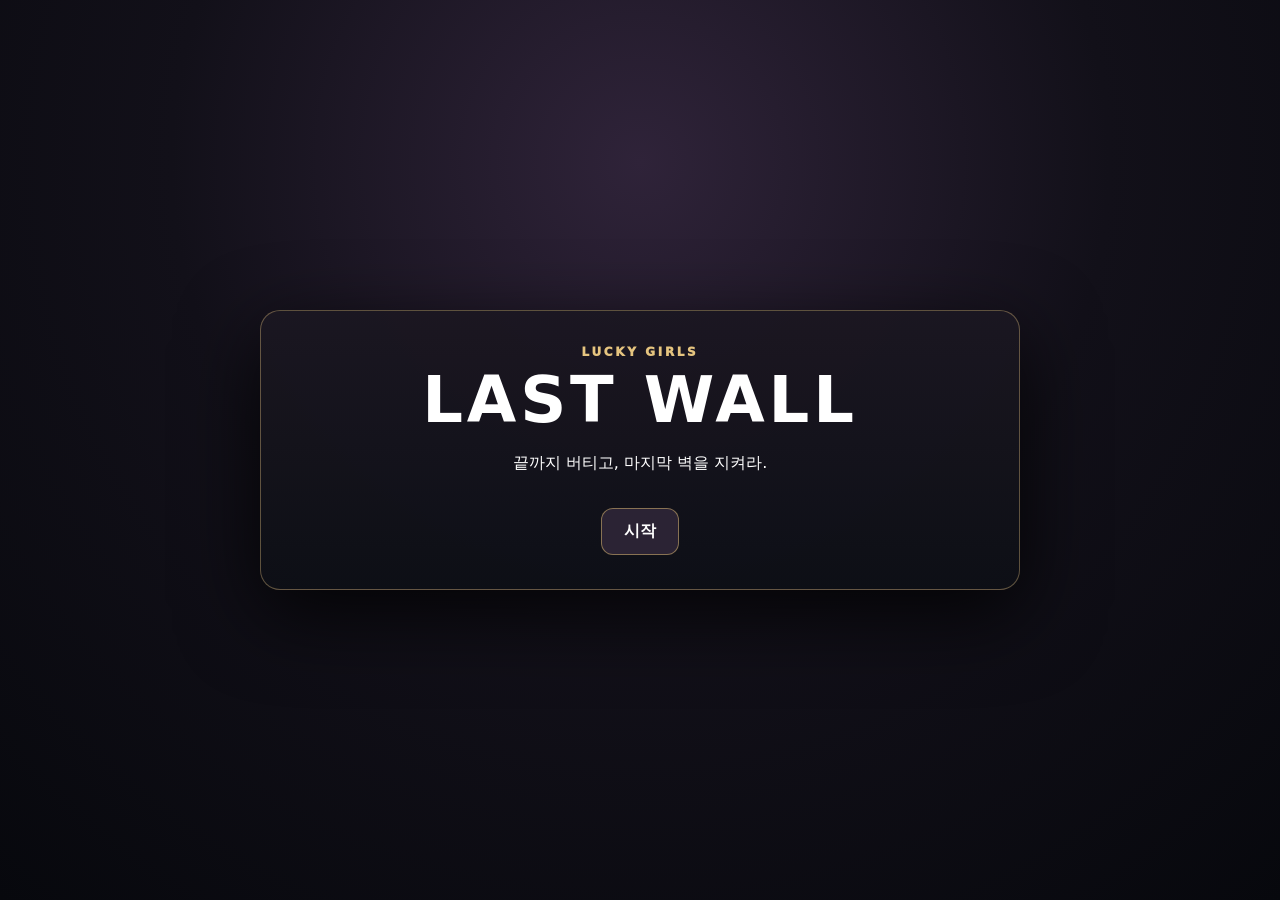
<file: app/src/main/assets/index.html>
<!doctype html>
<html lang="ko">
<head>
<meta charset="utf-8">
<meta name="viewport" content="width=device-width,initial-scale=1,user-scalable=no,viewport-fit=cover">
<title>Lucky Girls: Last Wall</title>
<link rel="stylesheet" href="css/game.css">
</head>
<body>
<div id="uiV1Flow" class="uiV1Flow">
  <section class="flowScreen active" data-flow-screen="title">
    <div class="flowHero">
      <div class="eyebrow">LUCKY GIRLS</div>
      <h1>LAST WALL</h1>
      <p>끝까지 버티고, 마지막 벽을 지켜라.</p>
      <button class="flowPrimary" data-flow-go="lobby">시작</button>
    </div>
  </section>
  <section class="flowScreen" data-flow-screen="lobby">
    <div class="flowPanel">
      <button class="flowBack" data-flow-go="title">←</button>
      <div class="eyebrow">LOBBY</div><h2>전투 본부</h2>
      <div class="flowCards">
        <button class="flowCard" data-flow-go="story"><strong>스토리 모드</strong><span>지역을 선택하고 전선을 진행합니다.</span></button>
        <button class="flowCard muted" id="openTestProfile"><strong>테스트 프로파일</strong><span>개발용 조건 설정</span></button>
      </div>
    </div>
  </section>
  <section class="flowScreen" data-flow-screen="story">
    <div class="flowPanel">
      <button class="flowBack" data-flow-go="lobby">←</button>
      <div class="eyebrow">STORY MODE</div><h2>세계 전선</h2>
      <p class="flowLead">해금된 지역을 선택해 지역별 스테이지 전선으로 이동합니다.</p>
      <button class="flowPrimary" data-flow-go="world">월드맵 열기</button>
    </div>
  </section>
  <section class="flowScreen" data-flow-screen="world">
    <div class="flowPanel wide">
      <button class="flowBack" data-flow-go="story">←</button>
      <div class="eyebrow">WORLD MAP</div><h2>에르세리아 전선</h2>
      <div class="worldRegions">
        <button class="worldRegion unlocked" data-flow-go="local"><strong>브레몽 왕국</strong><span>현재 전선 · 진입 가능</span></button>
        <div class="worldRegion locked"><strong>생아트르크 교황령</strong><span>LOCKED · 진행 데이터 대기</span></div>
      </div>
    </div>
  </section>
  <section class="flowScreen" data-flow-screen="local">
    <div class="flowPanel wide">
      <button class="flowBack" data-flow-go="world">←</button>
      <div class="eyebrow">LOCAL STAGE DETAIL</div><h2>브레몽 왕국 · 서부 전선</h2>
      <div class="localSummary"><span>진행 스테이지 1</span><span>보스 정보 연결됨</span><span>보상 세부 DATA_PENDING</span></div>
      <button class="flowPrimary" data-flow-go="stage">스테이지 선택</button>
    </div>
  </section>
  <section class="flowScreen" data-flow-screen="stage">
    <div class="flowPanel wide">
      <button class="flowBack" data-flow-go="local">←</button>
      <div class="eyebrow">STAGE SELECT</div><h2>서부 전선</h2>
      <div class="stageSelectGrid">
        <button class="stageSelectCard selected" data-flow-go="prep"><strong>STAGE 1</strong><span>산악 초입</span></button>
        <div class="stageSelectCard locked"><strong>STAGE 2</strong><span>준비중</span></div>
        <div class="stageSelectCard locked"><strong>STAGE 3</strong><span>준비중</span></div>
      </div>
    </div>
  </section>
  <section class="flowScreen" data-flow-screen="prep">
    <div class="flowPanel wide battlePrep">
      <button class="flowBack" data-flow-go="stage">←</button>
      <div class="eyebrow">BATTLE PREP</div><h2>STAGE 1 · 산악 초입</h2>
      <div class="prepGrid">
        <article><h3>목표</h3><p>최종 방어선을 지키고 TD 보스를 격파한 뒤 RPG 결전을 완료하십시오.</p></article>
        <article><h3>적 특성</h3><p>웨이브 진행에 따라 정예/중간보스/보스가 등장합니다.</p></article>
        <article><h3>보스 특성</h3><p>철각왕 브라움 · RPG 전환 후 페이즈 전투.</p></article>
        <article><h3>보상</h3><p>DATA_PENDING · 권위 데이터가 들어오면 표시됩니다.</p></article>
        <article><h3>특수 규칙</h3><p>TD 활성 영웅 최대 5명. TD 종료 시 남은 영웅이 RPG에 그대로 참가합니다.</p></article>
      </div>
      <button id="uiV1StartBattle" class="flowPrimary" type="button">전투 시작</button>
    </div>
  </section>
</div>

<div id="prototypeLobby" class="prototypeLobby off">
 <div class="prototypeLobbyPanel">
  <button id="closeTestProfile" class="flowBack">←</button>
  <h1>Lucky Girls: Last Wall</h1><p id="profileStepText">프로토타입 프로파일을 선택하세요.</p>
  <div id="profileChoice" class="prototypeChoices"><button data-profile="BASIC">BASIC PROFILE</button><button data-profile="MASTER">MASTER PROFILE</button></div>
  <div id="masterSetup" class="masterSetup">
   <h3>WORLD / LOCAL MAP / MODE</h3><div class="prototypeMapPath">WORLD 01 · LOCAL MAP 01 · NORMAL</div><h3>STAGE MAP</h3><div class="prototypeChoices stageChoices"><button class="selected" data-stage="1">STAGE 1</button><button data-stage="2" disabled>STAGE 2 · 준비중</button><button data-stage="3" disabled>STAGE 3 · 준비중</button><button data-stage="4" disabled>STAGE 4 · 준비중</button><button data-stage="5" disabled>STAGE 5 · 준비중</button></div><div class="prototypeMapPath">HARD · 로컬맵별 가변 스테이지 수 · 확정 맵 데이터 연동 예정</div>
   <h3>GOLD</h3><div class="prototypeChoices"><button data-gold="BASIC">기본 골드</button><button data-gold="INFINITE">무한 골드</button></div>
   <h3>ALL HERO LEVEL</h3><div class="prototypeChoices"><button data-level="10">10 · SKILL 1</button><button data-level="20">20 · SKILL 2</button><button data-level="30">30 · SKILL 3</button><button data-level="50">50</button><button data-level="100">100</button></div>
   <button id="masterStart" class="prototypeStart" disabled>MASTER 전투 시작</button>
  </div>
 </div>
</div>

<div id="app" class="prototypeBattleHidden">
<header id="topHUD">
  <div class="hudLeft">
    <div class="hudStage">STAGE 1</div>
    <div class="hudWave tdHud">WAVE <span id="wave">1</span>/10</div>
  </div>
  <div id="hudWarningLane" class="hudWarningLane">전선 안정</div>
  <div class="hudRight">
    <div class="hudBox tdHud">GOLD <span id="gold">500</span></div>
    <div class="hudBox tdHud">HERO <span id="heroCountHud">0</span>/5</div>
    <div id="cameraControls" class="cameraControls tdHud" aria-label="전장 카메라">
      <button id="cameraZoomOut" type="button" aria-label="축소">−</button>
      <button id="cameraReset" type="button" aria-label="카메라 초기화">1×</button>
      <button id="cameraZoomIn" type="button" aria-label="확대">＋</button>
    </div>
    <button class="hudBtn" id="speed">×1</button>
    <button class="hudBtn rpgOnlyControl" id="autoBattle">AUTO OFF</button>
    <button class="hudBtn" id="pause">Ⅱ 일시정지</button>
  </div>
</header>

<div id="defenseStatus" class="defenseStatus tdHud" aria-label="방어 시설 체력">
  <div class="defenseMeter"><span>최종 방어벽</span><strong><span id="gHp">100</span>/100</strong><i class="defenseHpTrack"><b id="gHpBar"></b></i></div>
  <div class="defenseMeter"><span>성문 코어</span><strong><span id="oHp">120</span>/120</strong><i class="defenseHpTrack"><b id="oHpBar"></b></i></div>
</div>

<main id="battlefield">
  <div id="stageBanner">산악 초입</div>
  <div id="legend">S 스폰 <span>P 경로</span><span>D 배치</span><span>W 수역</span><span>X 장애물</span><span>G 최종방어벽</span><span>O 성문</span></div>
  <div id="mapFrame">
    <div id="grid"><div id="unitLayer"></div><div id="enemyLayer"></div><div id="fxLayer"></div></div>
  </div>
</main>

<div id="heroStrip" class="heroStrip tdHud"></div>
<button id="heroBrowserButton" class="heroBrowserButton tdHud">영웅 빌드</button>
<aside id="heroBrowser" class="heroBrowser tdHud" aria-hidden="true">
  <div class="heroBrowserHead"><div><span>HERO BUILD</span><strong>보유 영웅 레시피</strong></div><button id="heroBrowserClose">✕</button></div>
  <div id="heroBrowserList" class="heroBrowserList"></div>
</aside>

<section id="rpgScreen" aria-hidden="true">
  <div id="rpgTransition" class="rpgTransition">
    <div id="rpgTransitionMessage"></div>
  </div>
  <div id="rpgArena">
    <div id="rpgBossStatus">
      <div id="rpgBossStatusLine"><strong id="rpgBossName">철각왕 브라움</strong><span id="rpgPhaseLabel">PHASE 1</span><span id="rpgBossHpText">0/0</span></div>
      <div id="rpgBossTopBar"><i id="rpgBossBarFill"></i></div>
      <div id="rpgCastBar" class="rpgCastBar" aria-hidden="true"><span id="rpgCastName">SKILL</span><i id="rpgCastFill"></i><b id="rpgCastMeta"></b></div>
    </div>
    <div id="rpgBoss"><div id="rpgBossBody">BOSS</div></div>
    <div id="rpgHeroRow"></div>
  </div>
</section>

<section id="resultScreen" class="resultScreen" aria-hidden="true">
  <div class="resultPanel">
    <div id="resultEyebrow" class="eyebrow">RESULT</div>
    <h2 id="resultTitle">STAGE CLEAR</h2>
    <p id="resultReason"></p>
    <div id="resultMeta" class="resultMeta"></div>
    <div class="resultActions">
      <button id="resultNext" class="flowPrimary">다음 스테이지</button>
      <button id="resultStageSelect">스테이지 선택</button>
      <button id="resultRetry">재도전</button>
    </div>
  </div>
</section>

<div id="bottomUI">
  <button id="closeBottom">✕</button>
  <div id="contextTitle"></div>
  <div id="actions"></div>
</div>
<button id="luckyRouletteButton" class="luckyRouletteButton tdHud"><span>LUCKY</span><strong>JACKPOT <b id="luckyJackpotPct">0%</b></strong></button>
<div id="luckyModal" class="luckyModal" aria-hidden="true"><div class="luckyPanel"><div id="luckyWheel" class="luckyWheel"><div class="luckyWheelCore">LUCKY<br>ROULETTE</div></div><h2 id="luckyResultTitle">LUCKY ROULETTE</h2><div id="luckyResultSub">JACKPOT <b id="luckyModalPct">0%</b></div><div id="luckyRewardChoices" class="luckyRewardChoices"></div><button id="luckySpinButton" class="luckySpinButton">SPIN</button></div><div id="luckyFireworks" class="luckyFireworks"></div></div>
<div id="toast"></div>
<div id="bossWarning"><div id="bossWarningTitle">⚠ WARNING</div><div id="bossWarningSub"></div></div>
</div>
<script src="js/game.js"></script>
</body>
</html>
</file>
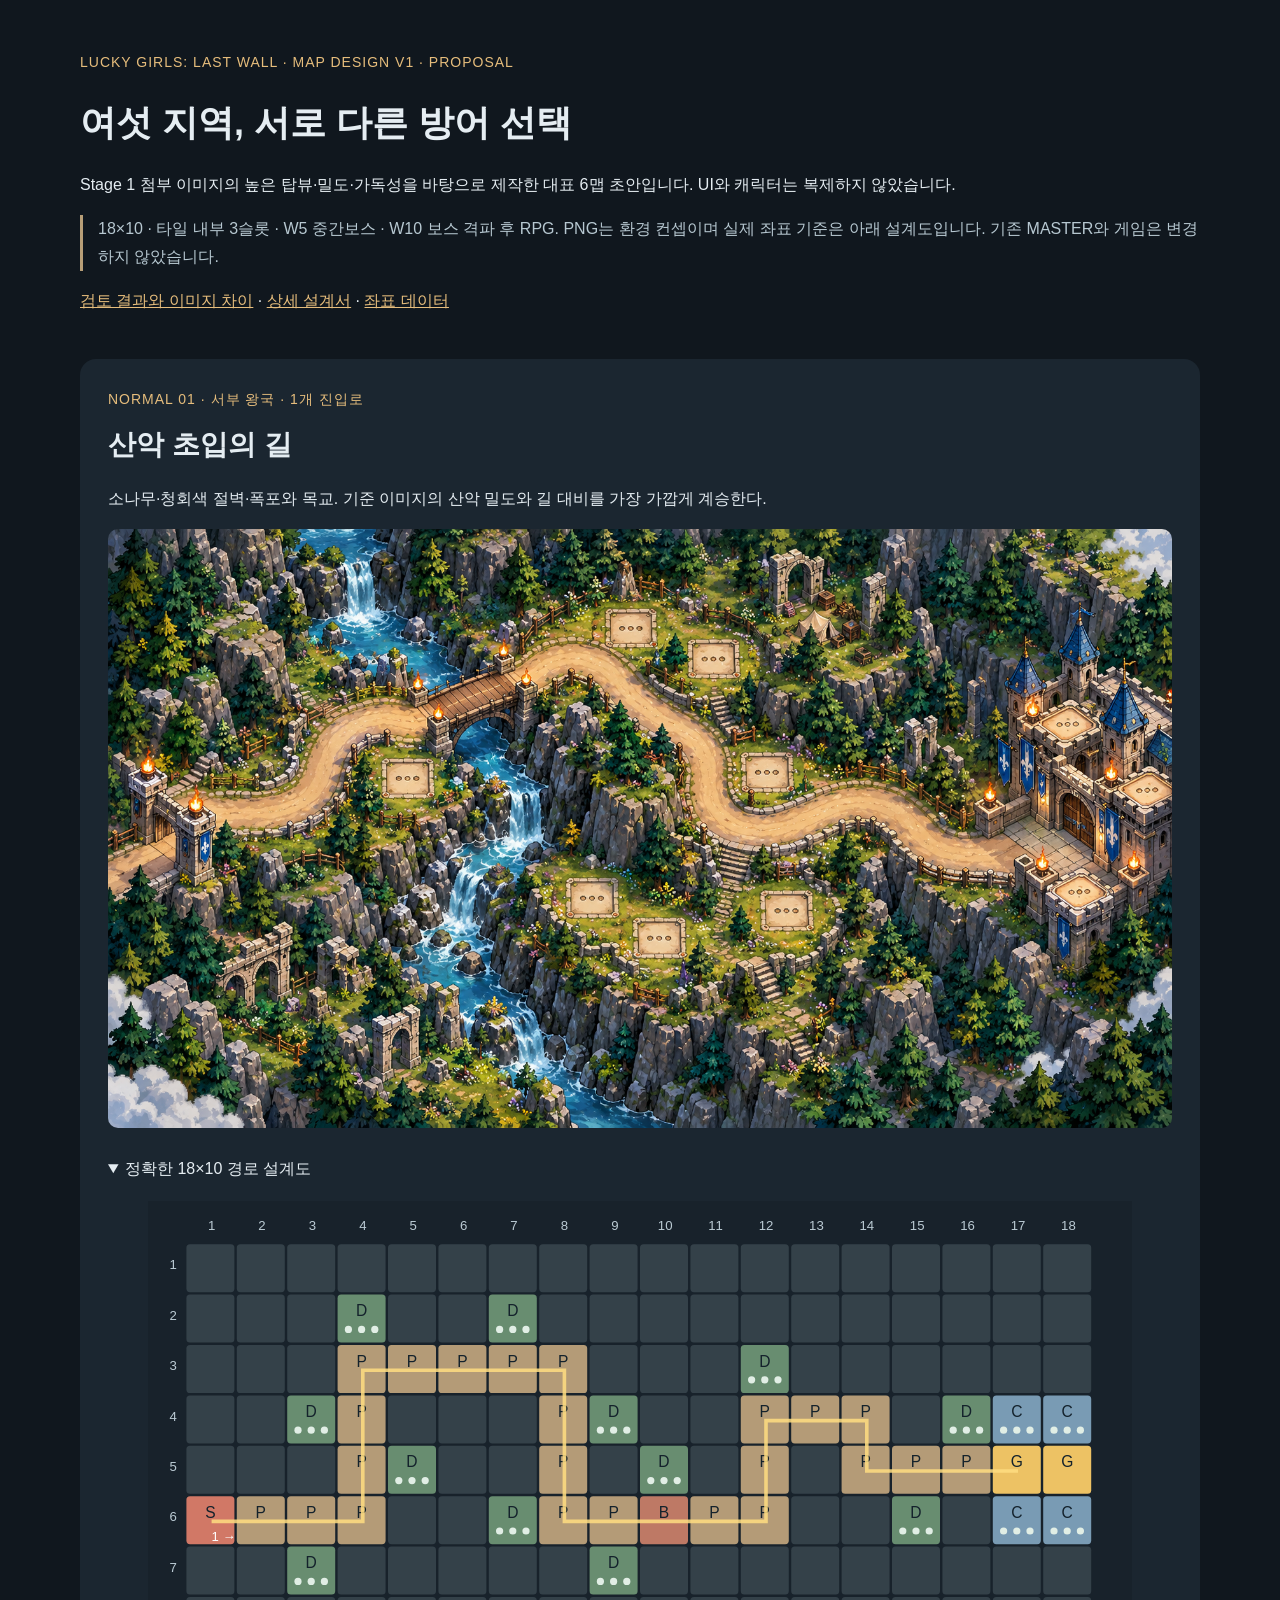
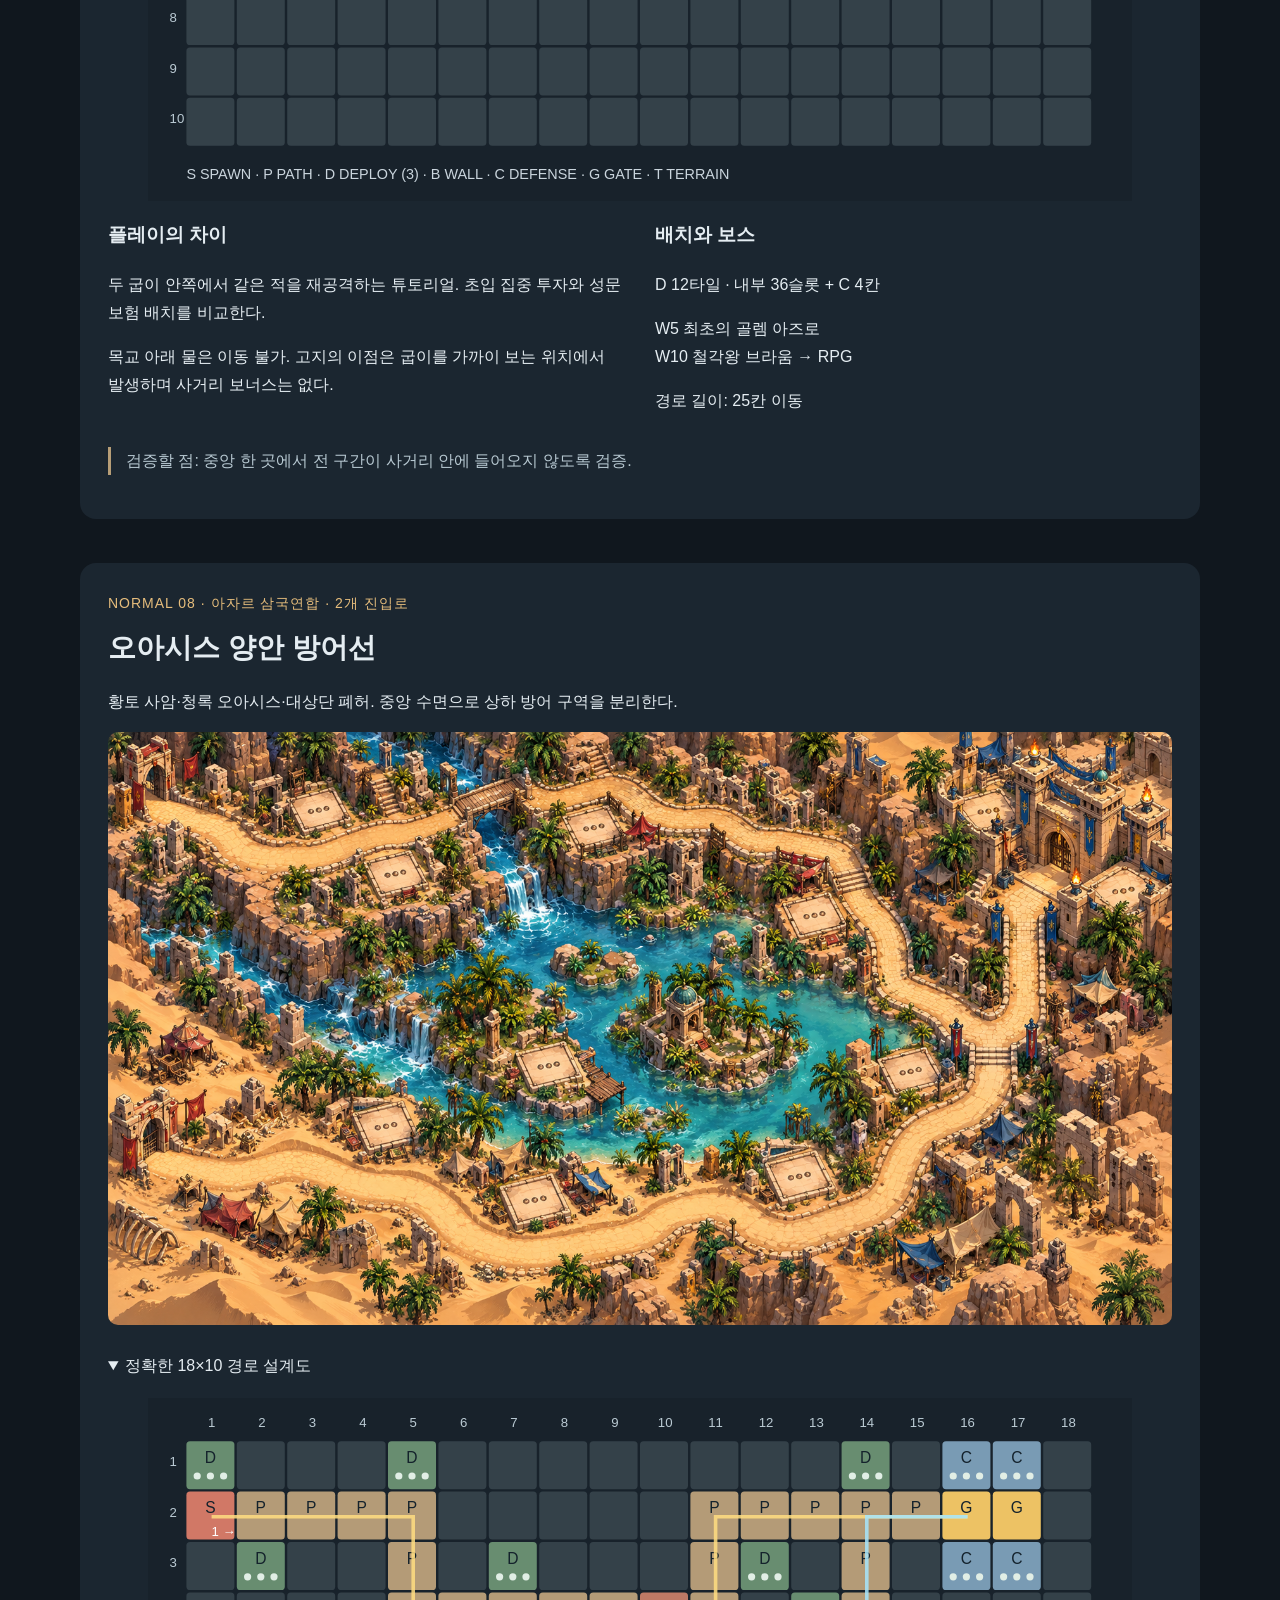
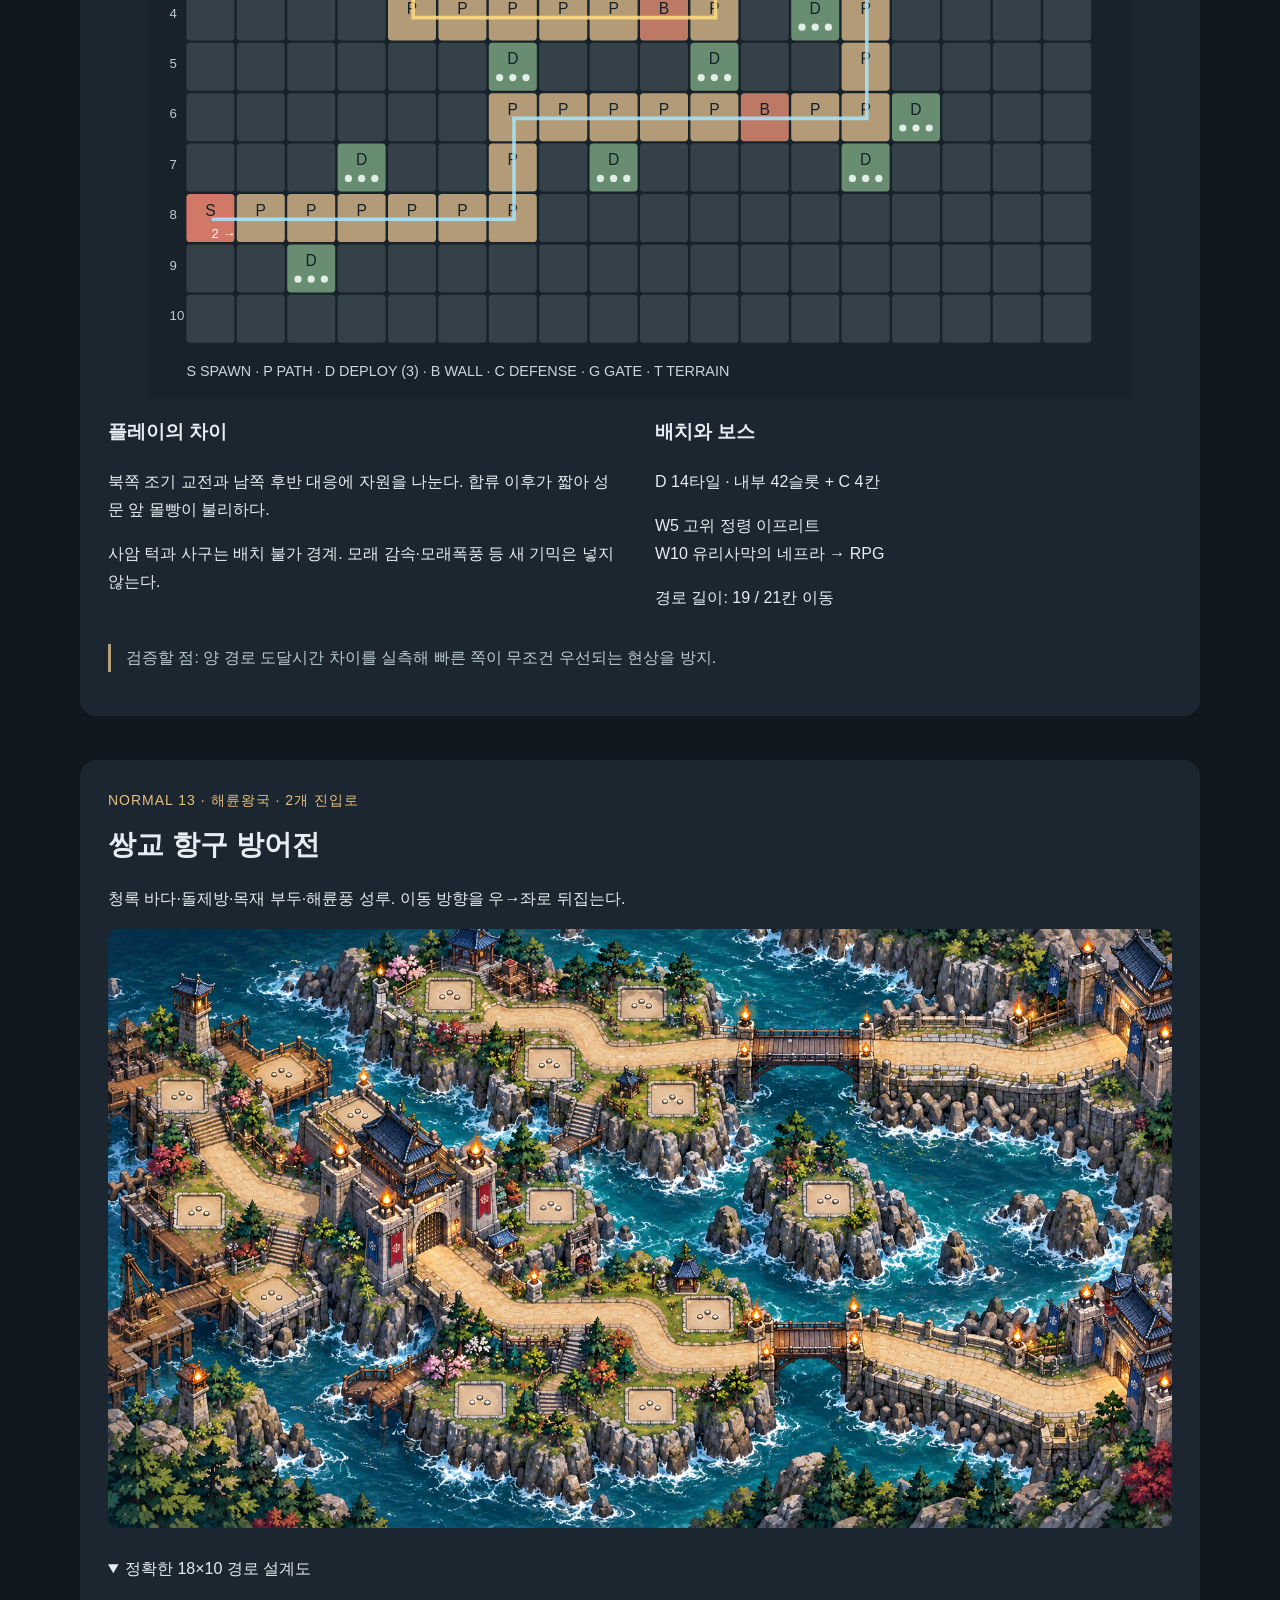
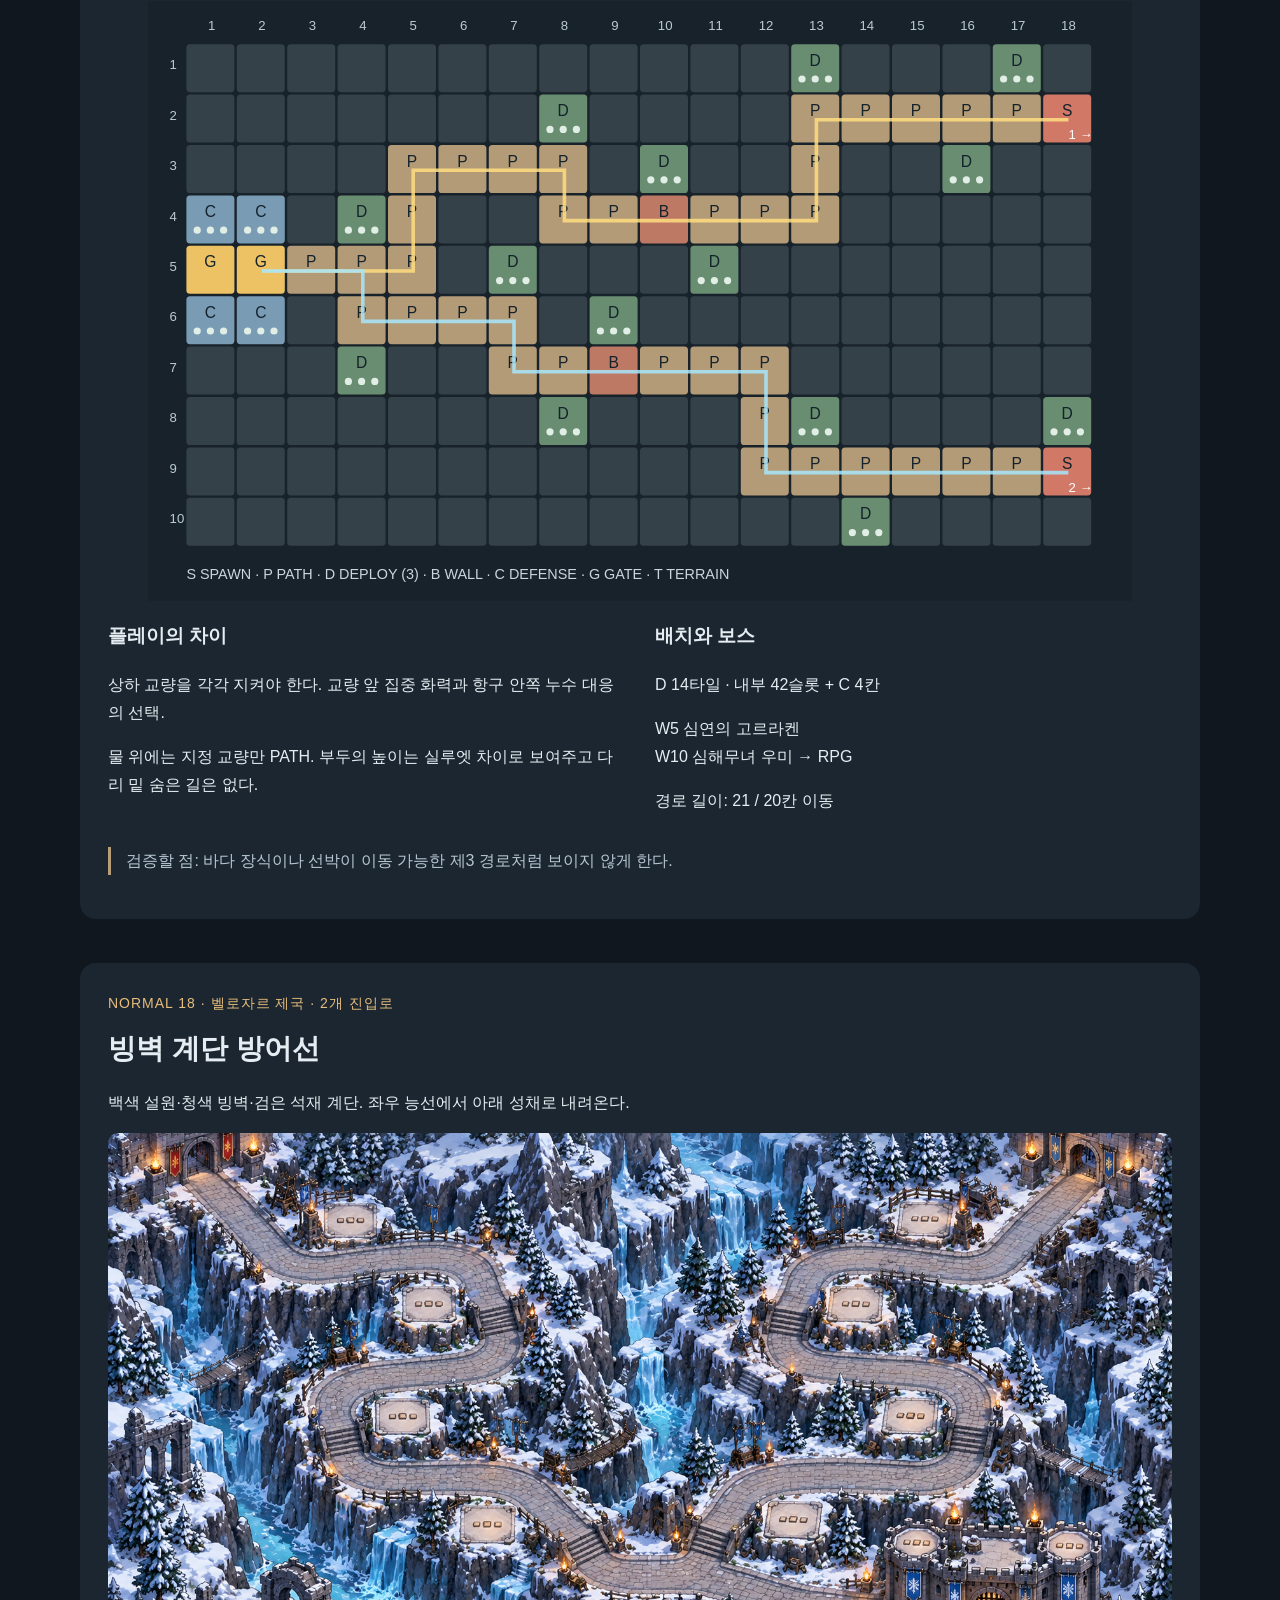
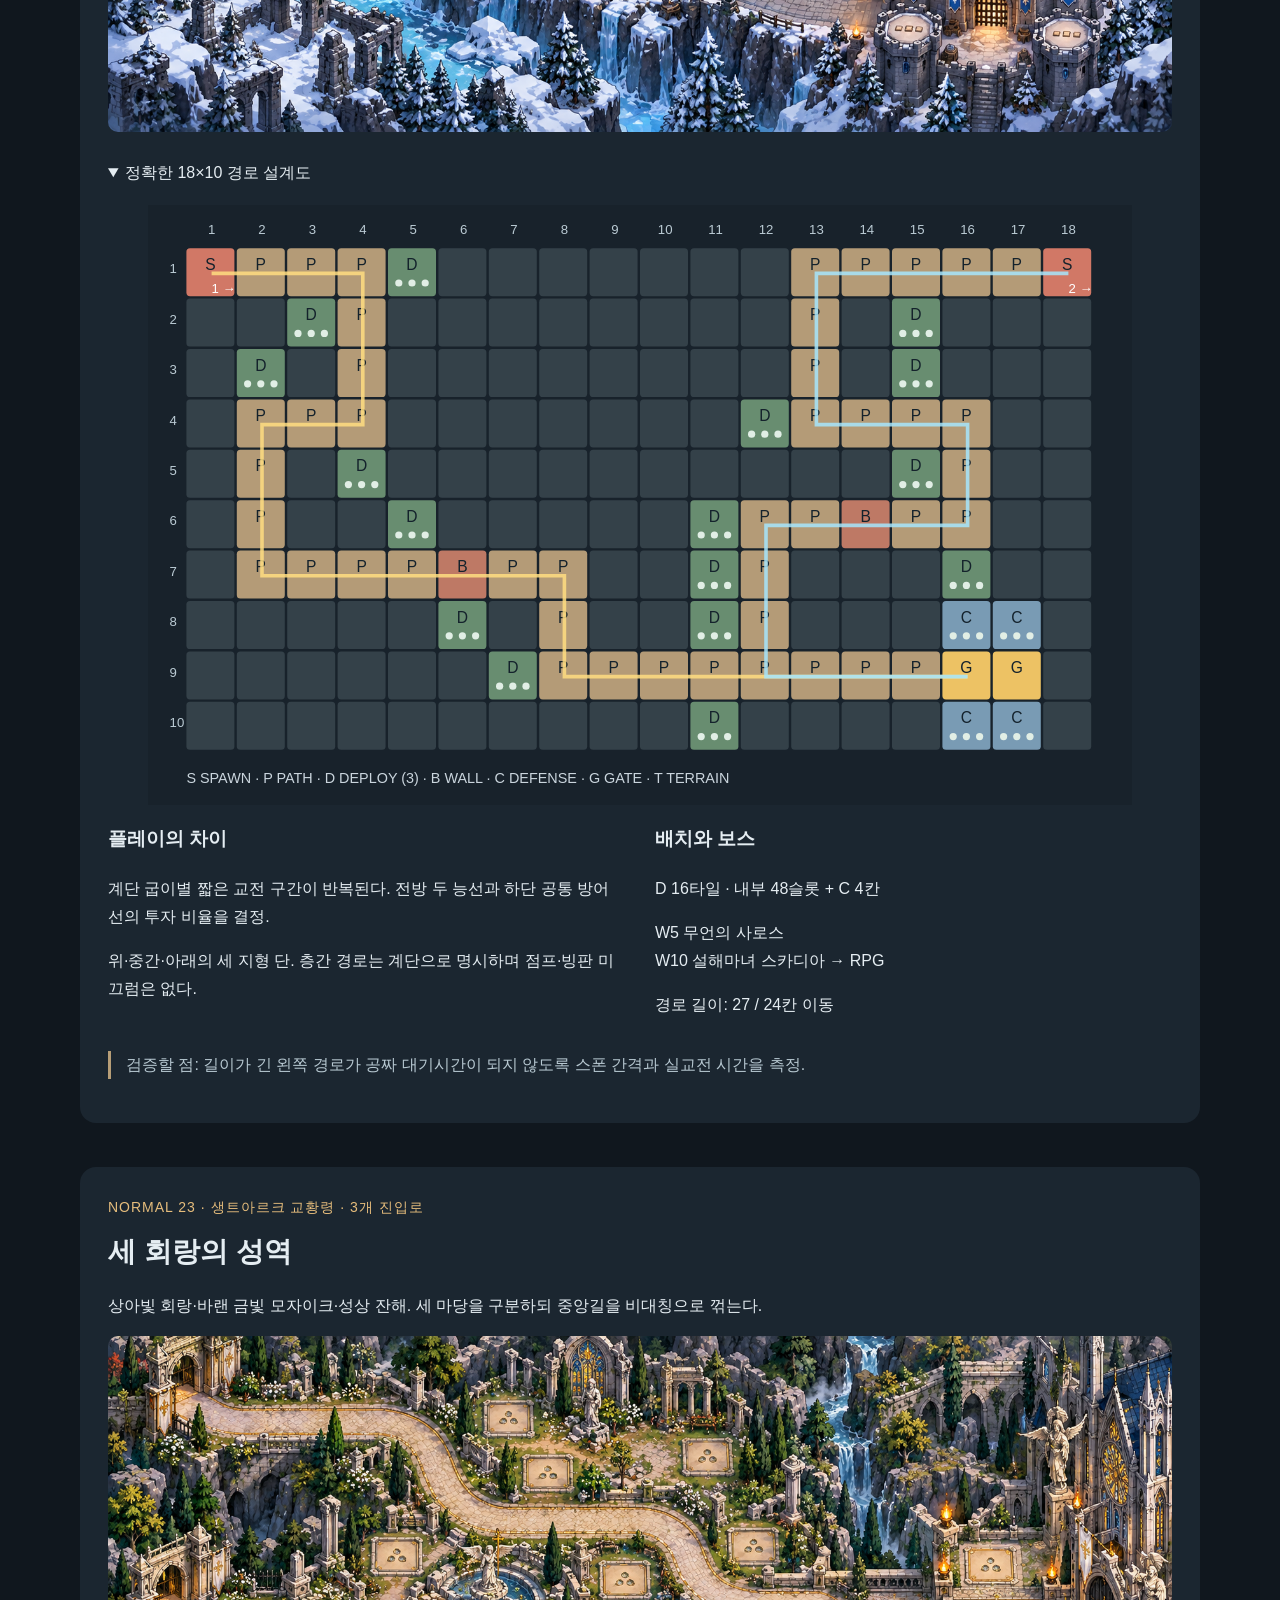
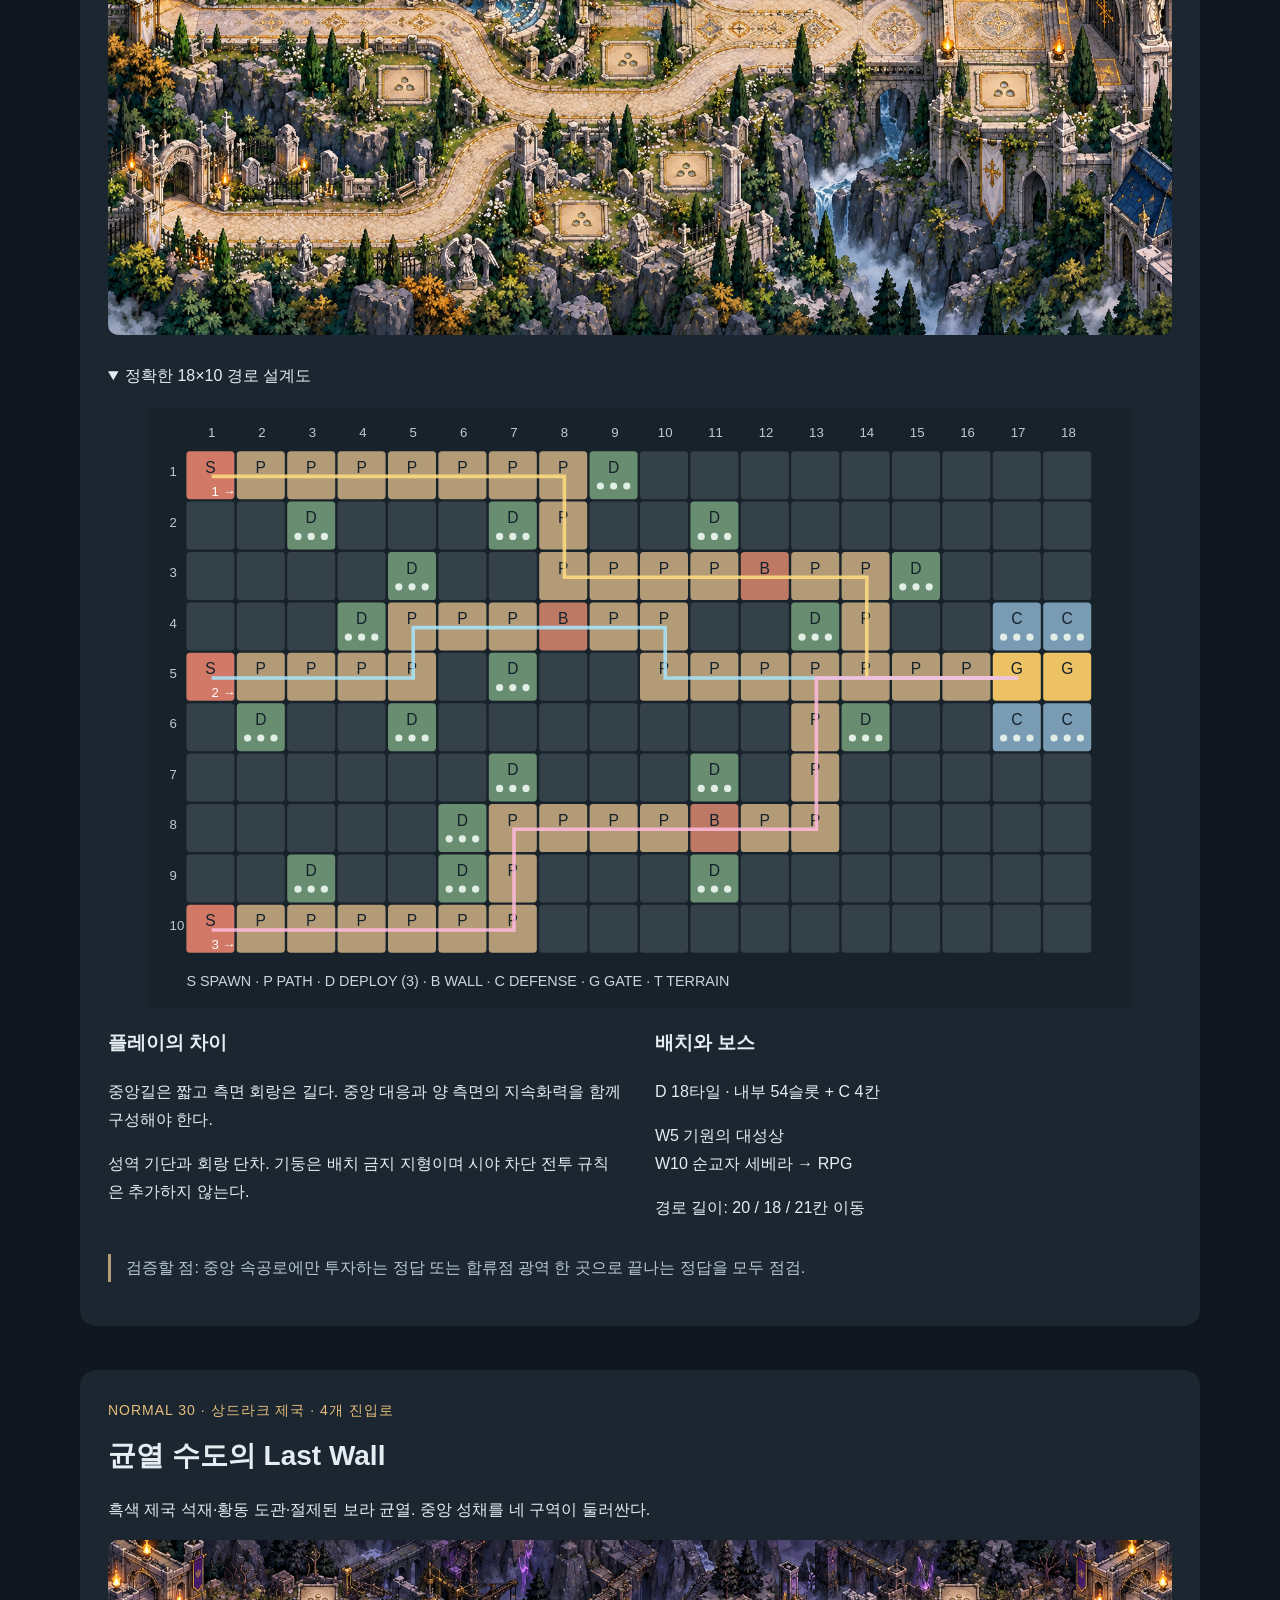
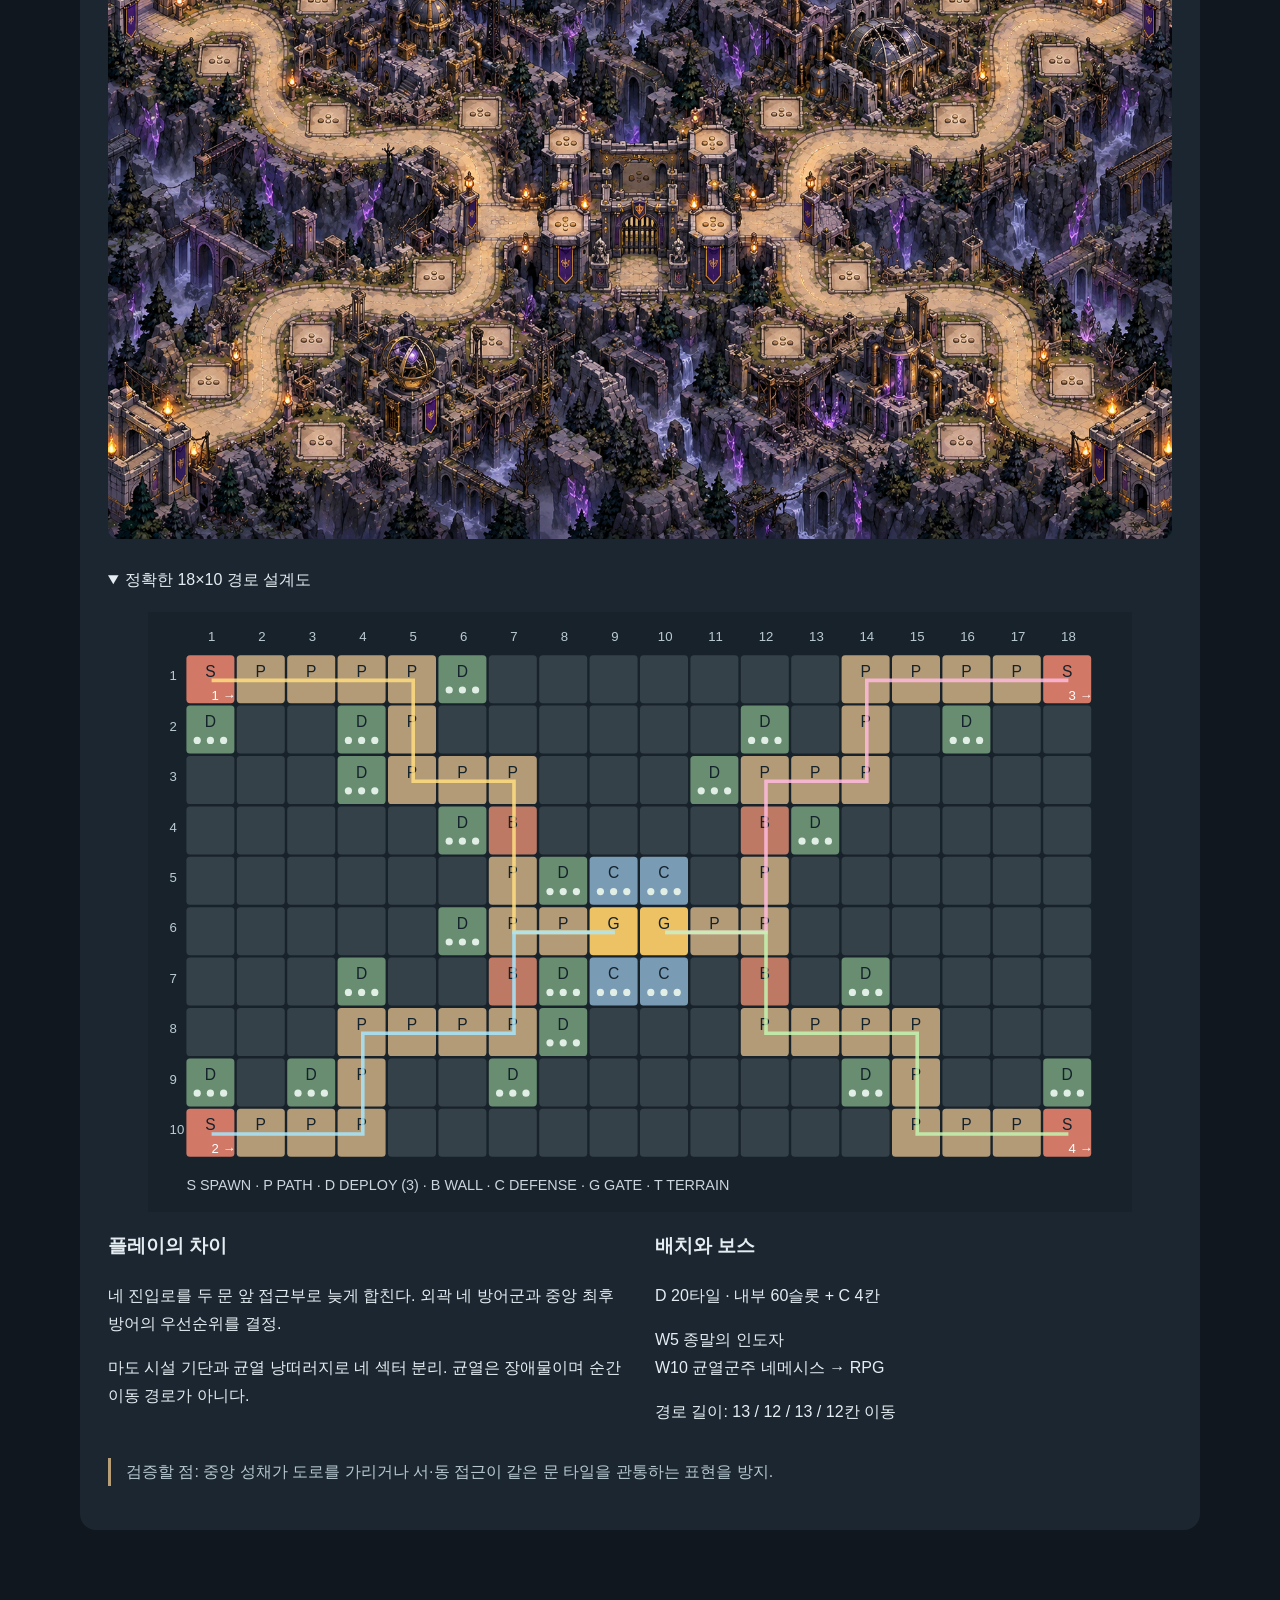
<file: 03_DESIGN/MAP/REFERENCE/6_REGION_TD_CONCEPT_V1/LUCKY_GIRLS_6_MAPS_REVIEW.html>
<!doctype html><html lang="ko"><meta charset="utf-8"><meta name="viewport" content="width=device-width,initial-scale=1"><title>Lucky Girls · 6개 지역 TD 맵 초안</title><style>body{background:#10171e;color:#e5edf2;font:16px/1.75 'Malgun Gothic',sans-serif;margin:0}main{max-width:1120px;margin:auto;padding:50px 24px}h1{font-size:36px;line-height:1.35}h2{font-size:28px;margin:8px 0}.tag{color:#e6bd7c;letter-spacing:1px;font-size:14px}section{margin:44px 0;padding:28px;background:#1b2630;border-radius:16px}.concept{width:100%;border-radius:10px}svg{display:block;width:100%;max-height:600px}summary{cursor:pointer;padding:18px 0}.cols{display:grid;grid-template-columns:1fr 1fr;gap:30px}.note{color:#b7c8d1;border-left:3px solid #b79e77;padding-left:15px}a{color:#e6bd7c}@media(max-width:700px){.cols{grid-template-columns:1fr}section{padding:16px}h1{font-size:27px}}@media print{body{background:white;color:black}section{break-before:page;background:white}.concept{max-height:380px;object-fit:contain}}</style><main><div class="tag">LUCKY GIRLS: LAST WALL · MAP DESIGN V1 · PROPOSAL</div><h1>여섯 지역, 서로 다른 방어 선택</h1><p>Stage 1 첨부 이미지의 높은 탑뷰·밀도·가독성을 바탕으로 제작한 대표 6맵 초안입니다. UI와 캐릭터는 복제하지 않았습니다.</p><p class="note">18×10 · 타일 내부 3슬롯 · W5 중간보스 · W10 보스 격파 후 RPG. PNG는 환경 컨셉이며 실제 좌표 기준은 아래 설계도입니다. 기존 MASTER와 게임은 변경하지 않았습니다.</p><p><a href="QA_AND_README_KO.md">검토 결과와 이미지 차이</a> · <a href="LUCKY_GIRLS_6_REGION_TD_DESIGN_V1.md">상세 설계서</a> · <a href="MAP_LAYOUTS_PROPOSAL_V1.json">좌표 데이터</a></p><section><div class="tag">NORMAL 01 · 서부 왕국 · 1개 진입로</div><h2>산악 초입의 길</h2><p>소나무·청회색 절벽·폭포와 목교. 기준 이미지의 산악 밀도와 길 대비를 가장 가깝게 계승한다.</p><img class="concept" src="01_STAGE01_WEST.png" alt="서부 왕국 환경 컨셉"><details open><summary>정확한 18×10 경로 설계도</summary><svg xmlns="http://www.w3.org/2000/svg" viewBox="0 0 820 500" role="img"><rect width="820" height="500" fill="#18222b"/><rect x="32" y="36" width="40" height="40" rx="3" fill="#344149"/><rect x="74" y="36" width="40" height="40" rx="3" fill="#344149"/><rect x="116" y="36" width="40" height="40" rx="3" fill="#344149"/><rect x="158" y="36" width="40" height="40" rx="3" fill="#344149"/><rect x="200" y="36" width="40" height="40" rx="3" fill="#344149"/><rect x="242" y="36" width="40" height="40" rx="3" fill="#344149"/><rect x="284" y="36" width="40" height="40" rx="3" fill="#344149"/><rect x="326" y="36" width="40" height="40" rx="3" fill="#344149"/><rect x="368" y="36" width="40" height="40" rx="3" fill="#344149"/><rect x="410" y="36" width="40" height="40" rx="3" fill="#344149"/><rect x="452" y="36" width="40" height="40" rx="3" fill="#344149"/><rect x="494" y="36" width="40" height="40" rx="3" fill="#344149"/><rect x="536" y="36" width="40" height="40" rx="3" fill="#344149"/><rect x="578" y="36" width="40" height="40" rx="3" fill="#344149"/><rect x="620" y="36" width="40" height="40" rx="3" fill="#344149"/><rect x="662" y="36" width="40" height="40" rx="3" fill="#344149"/><rect x="704" y="36" width="40" height="40" rx="3" fill="#344149"/><rect x="746" y="36" width="40" height="40" rx="3" fill="#344149"/><rect x="32" y="78" width="40" height="40" rx="3" fill="#344149"/><rect x="74" y="78" width="40" height="40" rx="3" fill="#344149"/><rect x="116" y="78" width="40" height="40" rx="3" fill="#344149"/><rect x="158" y="78" width="40" height="40" rx="3" fill="#688d70"/><circle cx="167" cy="107" r="3" fill="#e1eee5"/><circle cx="178" cy="107" r="3" fill="#e1eee5"/><circle cx="189" cy="107" r="3" fill="#e1eee5"/><text x="178" y="96" text-anchor="middle" font-size="13" fill="#14222c">D</text><rect x="200" y="78" width="40" height="40" rx="3" fill="#344149"/><rect x="242" y="78" width="40" height="40" rx="3" fill="#344149"/><rect x="284" y="78" width="40" height="40" rx="3" fill="#688d70"/><circle cx="293" cy="107" r="3" fill="#e1eee5"/><circle cx="304" cy="107" r="3" fill="#e1eee5"/><circle cx="315" cy="107" r="3" fill="#e1eee5"/><text x="304" y="96" text-anchor="middle" font-size="13" fill="#14222c">D</text><rect x="326" y="78" width="40" height="40" rx="3" fill="#344149"/><rect x="368" y="78" width="40" height="40" rx="3" fill="#344149"/><rect x="410" y="78" width="40" height="40" rx="3" fill="#344149"/><rect x="452" y="78" width="40" height="40" rx="3" fill="#344149"/><rect x="494" y="78" width="40" height="40" rx="3" fill="#344149"/><rect x="536" y="78" width="40" height="40" rx="3" fill="#344149"/><rect x="578" y="78" width="40" height="40" rx="3" fill="#344149"/><rect x="620" y="78" width="40" height="40" rx="3" fill="#344149"/><rect x="662" y="78" width="40" height="40" rx="3" fill="#344149"/><rect x="704" y="78" width="40" height="40" rx="3" fill="#344149"/><rect x="746" y="78" width="40" height="40" rx="3" fill="#344149"/><rect x="32" y="120" width="40" height="40" rx="3" fill="#344149"/><rect x="74" y="120" width="40" height="40" rx="3" fill="#344149"/><rect x="116" y="120" width="40" height="40" rx="3" fill="#344149"/><rect x="158" y="120" width="40" height="40" rx="3" fill="#b49b77"/><text x="178" y="138" text-anchor="middle" font-size="13" fill="#14222c">P</text><rect x="200" y="120" width="40" height="40" rx="3" fill="#b49b77"/><text x="220" y="138" text-anchor="middle" font-size="13" fill="#14222c">P</text><rect x="242" y="120" width="40" height="40" rx="3" fill="#b49b77"/><text x="262" y="138" text-anchor="middle" font-size="13" fill="#14222c">P</text><rect x="284" y="120" width="40" height="40" rx="3" fill="#b49b77"/><text x="304" y="138" text-anchor="middle" font-size="13" fill="#14222c">P</text><rect x="326" y="120" width="40" height="40" rx="3" fill="#b49b77"/><text x="346" y="138" text-anchor="middle" font-size="13" fill="#14222c">P</text><rect x="368" y="120" width="40" height="40" rx="3" fill="#344149"/><rect x="410" y="120" width="40" height="40" rx="3" fill="#344149"/><rect x="452" y="120" width="40" height="40" rx="3" fill="#344149"/><rect x="494" y="120" width="40" height="40" rx="3" fill="#688d70"/><circle cx="503" cy="149" r="3" fill="#e1eee5"/><circle cx="514" cy="149" r="3" fill="#e1eee5"/><circle cx="525" cy="149" r="3" fill="#e1eee5"/><text x="514" y="138" text-anchor="middle" font-size="13" fill="#14222c">D</text><rect x="536" y="120" width="40" height="40" rx="3" fill="#344149"/><rect x="578" y="120" width="40" height="40" rx="3" fill="#344149"/><rect x="620" y="120" width="40" height="40" rx="3" fill="#344149"/><rect x="662" y="120" width="40" height="40" rx="3" fill="#344149"/><rect x="704" y="120" width="40" height="40" rx="3" fill="#344149"/><rect x="746" y="120" width="40" height="40" rx="3" fill="#344149"/><rect x="32" y="162" width="40" height="40" rx="3" fill="#344149"/><rect x="74" y="162" width="40" height="40" rx="3" fill="#344149"/><rect x="116" y="162" width="40" height="40" rx="3" fill="#688d70"/><circle cx="125" cy="191" r="3" fill="#e1eee5"/><circle cx="136" cy="191" r="3" fill="#e1eee5"/><circle cx="147" cy="191" r="3" fill="#e1eee5"/><text x="136" y="180" text-anchor="middle" font-size="13" fill="#14222c">D</text><rect x="158" y="162" width="40" height="40" rx="3" fill="#b49b77"/><text x="178" y="180" text-anchor="middle" font-size="13" fill="#14222c">P</text><rect x="200" y="162" width="40" height="40" rx="3" fill="#344149"/><rect x="242" y="162" width="40" height="40" rx="3" fill="#344149"/><rect x="284" y="162" width="40" height="40" rx="3" fill="#344149"/><rect x="326" y="162" width="40" height="40" rx="3" fill="#b49b77"/><text x="346" y="180" text-anchor="middle" font-size="13" fill="#14222c">P</text><rect x="368" y="162" width="40" height="40" rx="3" fill="#688d70"/><circle cx="377" cy="191" r="3" fill="#e1eee5"/><circle cx="388" cy="191" r="3" fill="#e1eee5"/><circle cx="399" cy="191" r="3" fill="#e1eee5"/><text x="388" y="180" text-anchor="middle" font-size="13" fill="#14222c">D</text><rect x="410" y="162" width="40" height="40" rx="3" fill="#344149"/><rect x="452" y="162" width="40" height="40" rx="3" fill="#344149"/><rect x="494" y="162" width="40" height="40" rx="3" fill="#b49b77"/><text x="514" y="180" text-anchor="middle" font-size="13" fill="#14222c">P</text><rect x="536" y="162" width="40" height="40" rx="3" fill="#b49b77"/><text x="556" y="180" text-anchor="middle" font-size="13" fill="#14222c">P</text><rect x="578" y="162" width="40" height="40" rx="3" fill="#b49b77"/><text x="598" y="180" text-anchor="middle" font-size="13" fill="#14222c">P</text><rect x="620" y="162" width="40" height="40" rx="3" fill="#344149"/><rect x="662" y="162" width="40" height="40" rx="3" fill="#688d70"/><circle cx="671" cy="191" r="3" fill="#e1eee5"/><circle cx="682" cy="191" r="3" fill="#e1eee5"/><circle cx="693" cy="191" r="3" fill="#e1eee5"/><text x="682" y="180" text-anchor="middle" font-size="13" fill="#14222c">D</text><rect x="704" y="162" width="40" height="40" rx="3" fill="#799bb4"/><circle cx="713" cy="191" r="3" fill="#e1eee5"/><circle cx="724" cy="191" r="3" fill="#e1eee5"/><circle cx="735" cy="191" r="3" fill="#e1eee5"/><text x="724" y="180" text-anchor="middle" font-size="13" fill="#14222c">C</text><rect x="746" y="162" width="40" height="40" rx="3" fill="#799bb4"/><circle cx="755" cy="191" r="3" fill="#e1eee5"/><circle cx="766" cy="191" r="3" fill="#e1eee5"/><circle cx="777" cy="191" r="3" fill="#e1eee5"/><text x="766" y="180" text-anchor="middle" font-size="13" fill="#14222c">C</text><rect x="32" y="204" width="40" height="40" rx="3" fill="#344149"/><rect x="74" y="204" width="40" height="40" rx="3" fill="#344149"/><rect x="116" y="204" width="40" height="40" rx="3" fill="#344149"/><rect x="158" y="204" width="40" height="40" rx="3" fill="#b49b77"/><text x="178" y="222" text-anchor="middle" font-size="13" fill="#14222c">P</text><rect x="200" y="204" width="40" height="40" rx="3" fill="#688d70"/><circle cx="209" cy="233" r="3" fill="#e1eee5"/><circle cx="220" cy="233" r="3" fill="#e1eee5"/><circle cx="231" cy="233" r="3" fill="#e1eee5"/><text x="220" y="222" text-anchor="middle" font-size="13" fill="#14222c">D</text><rect x="242" y="204" width="40" height="40" rx="3" fill="#344149"/><rect x="284" y="204" width="40" height="40" rx="3" fill="#344149"/><rect x="326" y="204" width="40" height="40" rx="3" fill="#b49b77"/><text x="346" y="222" text-anchor="middle" font-size="13" fill="#14222c">P</text><rect x="368" y="204" width="40" height="40" rx="3" fill="#344149"/><rect x="410" y="204" width="40" height="40" rx="3" fill="#688d70"/><circle cx="419" cy="233" r="3" fill="#e1eee5"/><circle cx="430" cy="233" r="3" fill="#e1eee5"/><circle cx="441" cy="233" r="3" fill="#e1eee5"/><text x="430" y="222" text-anchor="middle" font-size="13" fill="#14222c">D</text><rect x="452" y="204" width="40" height="40" rx="3" fill="#344149"/><rect x="494" y="204" width="40" height="40" rx="3" fill="#b49b77"/><text x="514" y="222" text-anchor="middle" font-size="13" fill="#14222c">P</text><rect x="536" y="204" width="40" height="40" rx="3" fill="#344149"/><rect x="578" y="204" width="40" height="40" rx="3" fill="#b49b77"/><text x="598" y="222" text-anchor="middle" font-size="13" fill="#14222c">P</text><rect x="620" y="204" width="40" height="40" rx="3" fill="#b49b77"/><text x="640" y="222" text-anchor="middle" font-size="13" fill="#14222c">P</text><rect x="662" y="204" width="40" height="40" rx="3" fill="#b49b77"/><text x="682" y="222" text-anchor="middle" font-size="13" fill="#14222c">P</text><rect x="704" y="204" width="40" height="40" rx="3" fill="#edc264"/><text x="724" y="222" text-anchor="middle" font-size="13" fill="#14222c">G</text><rect x="746" y="204" width="40" height="40" rx="3" fill="#edc264"/><text x="766" y="222" text-anchor="middle" font-size="13" fill="#14222c">G</text><rect x="32" y="246" width="40" height="40" rx="3" fill="#d17866"/><text x="52" y="264" text-anchor="middle" font-size="13" fill="#14222c">S</text><rect x="74" y="246" width="40" height="40" rx="3" fill="#b49b77"/><text x="94" y="264" text-anchor="middle" font-size="13" fill="#14222c">P</text><rect x="116" y="246" width="40" height="40" rx="3" fill="#b49b77"/><text x="136" y="264" text-anchor="middle" font-size="13" fill="#14222c">P</text><rect x="158" y="246" width="40" height="40" rx="3" fill="#b49b77"/><text x="178" y="264" text-anchor="middle" font-size="13" fill="#14222c">P</text><rect x="200" y="246" width="40" height="40" rx="3" fill="#344149"/><rect x="242" y="246" width="40" height="40" rx="3" fill="#344149"/><rect x="284" y="246" width="40" height="40" rx="3" fill="#688d70"/><circle cx="293" cy="275" r="3" fill="#e1eee5"/><circle cx="304" cy="275" r="3" fill="#e1eee5"/><circle cx="315" cy="275" r="3" fill="#e1eee5"/><text x="304" y="264" text-anchor="middle" font-size="13" fill="#14222c">D</text><rect x="326" y="246" width="40" height="40" rx="3" fill="#b49b77"/><text x="346" y="264" text-anchor="middle" font-size="13" fill="#14222c">P</text><rect x="368" y="246" width="40" height="40" rx="3" fill="#b49b77"/><text x="388" y="264" text-anchor="middle" font-size="13" fill="#14222c">P</text><rect x="410" y="246" width="40" height="40" rx="3" fill="#be7965"/><text x="430" y="264" text-anchor="middle" font-size="13" fill="#14222c">B</text><rect x="452" y="246" width="40" height="40" rx="3" fill="#b49b77"/><text x="472" y="264" text-anchor="middle" font-size="13" fill="#14222c">P</text><rect x="494" y="246" width="40" height="40" rx="3" fill="#b49b77"/><text x="514" y="264" text-anchor="middle" font-size="13" fill="#14222c">P</text><rect x="536" y="246" width="40" height="40" rx="3" fill="#344149"/><rect x="578" y="246" width="40" height="40" rx="3" fill="#344149"/><rect x="620" y="246" width="40" height="40" rx="3" fill="#688d70"/><circle cx="629" cy="275" r="3" fill="#e1eee5"/><circle cx="640" cy="275" r="3" fill="#e1eee5"/><circle cx="651" cy="275" r="3" fill="#e1eee5"/><text x="640" y="264" text-anchor="middle" font-size="13" fill="#14222c">D</text><rect x="662" y="246" width="40" height="40" rx="3" fill="#344149"/><rect x="704" y="246" width="40" height="40" rx="3" fill="#799bb4"/><circle cx="713" cy="275" r="3" fill="#e1eee5"/><circle cx="724" cy="275" r="3" fill="#e1eee5"/><circle cx="735" cy="275" r="3" fill="#e1eee5"/><text x="724" y="264" text-anchor="middle" font-size="13" fill="#14222c">C</text><rect x="746" y="246" width="40" height="40" rx="3" fill="#799bb4"/><circle cx="755" cy="275" r="3" fill="#e1eee5"/><circle cx="766" cy="275" r="3" fill="#e1eee5"/><circle cx="777" cy="275" r="3" fill="#e1eee5"/><text x="766" y="264" text-anchor="middle" font-size="13" fill="#14222c">C</text><rect x="32" y="288" width="40" height="40" rx="3" fill="#344149"/><rect x="74" y="288" width="40" height="40" rx="3" fill="#344149"/><rect x="116" y="288" width="40" height="40" rx="3" fill="#688d70"/><circle cx="125" cy="317" r="3" fill="#e1eee5"/><circle cx="136" cy="317" r="3" fill="#e1eee5"/><circle cx="147" cy="317" r="3" fill="#e1eee5"/><text x="136" y="306" text-anchor="middle" font-size="13" fill="#14222c">D</text><rect x="158" y="288" width="40" height="40" rx="3" fill="#344149"/><rect x="200" y="288" width="40" height="40" rx="3" fill="#344149"/><rect x="242" y="288" width="40" height="40" rx="3" fill="#344149"/><rect x="284" y="288" width="40" height="40" rx="3" fill="#344149"/><rect x="326" y="288" width="40" height="40" rx="3" fill="#344149"/><rect x="368" y="288" width="40" height="40" rx="3" fill="#688d70"/><circle cx="377" cy="317" r="3" fill="#e1eee5"/><circle cx="388" cy="317" r="3" fill="#e1eee5"/><circle cx="399" cy="317" r="3" fill="#e1eee5"/><text x="388" y="306" text-anchor="middle" font-size="13" fill="#14222c">D</text><rect x="410" y="288" width="40" height="40" rx="3" fill="#344149"/><rect x="452" y="288" width="40" height="40" rx="3" fill="#344149"/><rect x="494" y="288" width="40" height="40" rx="3" fill="#344149"/><rect x="536" y="288" width="40" height="40" rx="3" fill="#344149"/><rect x="578" y="288" width="40" height="40" rx="3" fill="#344149"/><rect x="620" y="288" width="40" height="40" rx="3" fill="#344149"/><rect x="662" y="288" width="40" height="40" rx="3" fill="#344149"/><rect x="704" y="288" width="40" height="40" rx="3" fill="#344149"/><rect x="746" y="288" width="40" height="40" rx="3" fill="#344149"/><rect x="32" y="330" width="40" height="40" rx="3" fill="#344149"/><rect x="74" y="330" width="40" height="40" rx="3" fill="#344149"/><rect x="116" y="330" width="40" height="40" rx="3" fill="#344149"/><rect x="158" y="330" width="40" height="40" rx="3" fill="#344149"/><rect x="200" y="330" width="40" height="40" rx="3" fill="#344149"/><rect x="242" y="330" width="40" height="40" rx="3" fill="#344149"/><rect x="284" y="330" width="40" height="40" rx="3" fill="#344149"/><rect x="326" y="330" width="40" height="40" rx="3" fill="#344149"/><rect x="368" y="330" width="40" height="40" rx="3" fill="#344149"/><rect x="410" y="330" width="40" height="40" rx="3" fill="#344149"/><rect x="452" y="330" width="40" height="40" rx="3" fill="#344149"/><rect x="494" y="330" width="40" height="40" rx="3" fill="#344149"/><rect x="536" y="330" width="40" height="40" rx="3" fill="#344149"/><rect x="578" y="330" width="40" height="40" rx="3" fill="#344149"/><rect x="620" y="330" width="40" height="40" rx="3" fill="#344149"/><rect x="662" y="330" width="40" height="40" rx="3" fill="#344149"/><rect x="704" y="330" width="40" height="40" rx="3" fill="#344149"/><rect x="746" y="330" width="40" height="40" rx="3" fill="#344149"/><rect x="32" y="372" width="40" height="40" rx="3" fill="#344149"/><rect x="74" y="372" width="40" height="40" rx="3" fill="#344149"/><rect x="116" y="372" width="40" height="40" rx="3" fill="#344149"/><rect x="158" y="372" width="40" height="40" rx="3" fill="#344149"/><rect x="200" y="372" width="40" height="40" rx="3" fill="#344149"/><rect x="242" y="372" width="40" height="40" rx="3" fill="#344149"/><rect x="284" y="372" width="40" height="40" rx="3" fill="#344149"/><rect x="326" y="372" width="40" height="40" rx="3" fill="#344149"/><rect x="368" y="372" width="40" height="40" rx="3" fill="#344149"/><rect x="410" y="372" width="40" height="40" rx="3" fill="#344149"/><rect x="452" y="372" width="40" height="40" rx="3" fill="#344149"/><rect x="494" y="372" width="40" height="40" rx="3" fill="#344149"/><rect x="536" y="372" width="40" height="40" rx="3" fill="#344149"/><rect x="578" y="372" width="40" height="40" rx="3" fill="#344149"/><rect x="620" y="372" width="40" height="40" rx="3" fill="#344149"/><rect x="662" y="372" width="40" height="40" rx="3" fill="#344149"/><rect x="704" y="372" width="40" height="40" rx="3" fill="#344149"/><rect x="746" y="372" width="40" height="40" rx="3" fill="#344149"/><rect x="32" y="414" width="40" height="40" rx="3" fill="#344149"/><rect x="74" y="414" width="40" height="40" rx="3" fill="#344149"/><rect x="116" y="414" width="40" height="40" rx="3" fill="#344149"/><rect x="158" y="414" width="40" height="40" rx="3" fill="#344149"/><rect x="200" y="414" width="40" height="40" rx="3" fill="#344149"/><rect x="242" y="414" width="40" height="40" rx="3" fill="#344149"/><rect x="284" y="414" width="40" height="40" rx="3" fill="#344149"/><rect x="326" y="414" width="40" height="40" rx="3" fill="#344149"/><rect x="368" y="414" width="40" height="40" rx="3" fill="#344149"/><rect x="410" y="414" width="40" height="40" rx="3" fill="#344149"/><rect x="452" y="414" width="40" height="40" rx="3" fill="#344149"/><rect x="494" y="414" width="40" height="40" rx="3" fill="#344149"/><rect x="536" y="414" width="40" height="40" rx="3" fill="#344149"/><rect x="578" y="414" width="40" height="40" rx="3" fill="#344149"/><rect x="620" y="414" width="40" height="40" rx="3" fill="#344149"/><rect x="662" y="414" width="40" height="40" rx="3" fill="#344149"/><rect x="704" y="414" width="40" height="40" rx="3" fill="#344149"/><rect x="746" y="414" width="40" height="40" rx="3" fill="#344149"/><polyline points="53.0,267.0 179.0,267.0 179.0,141.0 347.0,141.0 347.0,267.0 515.0,267.0 515.0,183.0 599.0,183.0 599.0,225.0 725.0,225.0" fill="none" stroke="#ffdd80" stroke-width="3" opacity=".85"/><text x="53.0" y="283.0" fill="white" font-size="11">1 →</text><text x="53.0" y="24" text-anchor="middle" fill="#bbcbd4" font-size="11">1</text><text x="95.0" y="24" text-anchor="middle" fill="#bbcbd4" font-size="11">2</text><text x="137.0" y="24" text-anchor="middle" fill="#bbcbd4" font-size="11">3</text><text x="179.0" y="24" text-anchor="middle" fill="#bbcbd4" font-size="11">4</text><text x="221.0" y="24" text-anchor="middle" fill="#bbcbd4" font-size="11">5</text><text x="263.0" y="24" text-anchor="middle" fill="#bbcbd4" font-size="11">6</text><text x="305.0" y="24" text-anchor="middle" fill="#bbcbd4" font-size="11">7</text><text x="347.0" y="24" text-anchor="middle" fill="#bbcbd4" font-size="11">8</text><text x="389.0" y="24" text-anchor="middle" fill="#bbcbd4" font-size="11">9</text><text x="431.0" y="24" text-anchor="middle" fill="#bbcbd4" font-size="11">10</text><text x="473.0" y="24" text-anchor="middle" fill="#bbcbd4" font-size="11">11</text><text x="515.0" y="24" text-anchor="middle" fill="#bbcbd4" font-size="11">12</text><text x="557.0" y="24" text-anchor="middle" fill="#bbcbd4" font-size="11">13</text><text x="599.0" y="24" text-anchor="middle" fill="#bbcbd4" font-size="11">14</text><text x="641.0" y="24" text-anchor="middle" fill="#bbcbd4" font-size="11">15</text><text x="683.0" y="24" text-anchor="middle" fill="#bbcbd4" font-size="11">16</text><text x="725.0" y="24" text-anchor="middle" fill="#bbcbd4" font-size="11">17</text><text x="767.0" y="24" text-anchor="middle" fill="#bbcbd4" font-size="11">18</text><text x="18" y="57.0" fill="#bbcbd4" font-size="11">1</text><text x="18" y="99.0" fill="#bbcbd4" font-size="11">2</text><text x="18" y="141.0" fill="#bbcbd4" font-size="11">3</text><text x="18" y="183.0" fill="#bbcbd4" font-size="11">4</text><text x="18" y="225.0" fill="#bbcbd4" font-size="11">5</text><text x="18" y="267.0" fill="#bbcbd4" font-size="11">6</text><text x="18" y="309.0" fill="#bbcbd4" font-size="11">7</text><text x="18" y="351.0" fill="#bbcbd4" font-size="11">8</text><text x="18" y="393.0" fill="#bbcbd4" font-size="11">9</text><text x="18" y="435.0" fill="#bbcbd4" font-size="11">10</text><text x="32" y="482" fill="#cad5dd" font-size="12">S SPAWN · P PATH · D DEPLOY (3) · B WALL · C DEFENSE · G GATE · T TERRAIN</text></svg></details><div class="cols"><div><h3>플레이의 차이</h3><p>두 굽이 안쪽에서 같은 적을 재공격하는 튜토리얼. 초입 집중 투자와 성문 보험 배치를 비교한다.</p><p>목교 아래 물은 이동 불가. 고지의 이점은 굽이를 가까이 보는 위치에서 발생하며 사거리 보너스는 없다.</p></div><div><h3>배치와 보스</h3><p>D 12타일 · 내부 36슬롯 + C 4칸</p><p>W5 최초의 골렘 아즈로<br>W10 철각왕 브라움 → RPG</p><p>경로 길이: 25칸 이동</p></div></div><p class="note">검증할 점: 중앙 한 곳에서 전 구간이 사거리 안에 들어오지 않도록 검증.</p></section><section><div class="tag">NORMAL 08 · 아자르 삼국연합 · 2개 진입로</div><h2>오아시스 양안 방어선</h2><p>황토 사암·청록 오아시스·대상단 폐허. 중앙 수면으로 상하 방어 구역을 분리한다.</p><img class="concept" src="02_STAGE08_AZAR.png" alt="아자르 삼국연합 환경 컨셉"><details open><summary>정확한 18×10 경로 설계도</summary><svg xmlns="http://www.w3.org/2000/svg" viewBox="0 0 820 500" role="img"><rect width="820" height="500" fill="#18222b"/><rect x="32" y="36" width="40" height="40" rx="3" fill="#688d70"/><circle cx="41" cy="65" r="3" fill="#e1eee5"/><circle cx="52" cy="65" r="3" fill="#e1eee5"/><circle cx="63" cy="65" r="3" fill="#e1eee5"/><text x="52" y="54" text-anchor="middle" font-size="13" fill="#14222c">D</text><rect x="74" y="36" width="40" height="40" rx="3" fill="#344149"/><rect x="116" y="36" width="40" height="40" rx="3" fill="#344149"/><rect x="158" y="36" width="40" height="40" rx="3" fill="#344149"/><rect x="200" y="36" width="40" height="40" rx="3" fill="#688d70"/><circle cx="209" cy="65" r="3" fill="#e1eee5"/><circle cx="220" cy="65" r="3" fill="#e1eee5"/><circle cx="231" cy="65" r="3" fill="#e1eee5"/><text x="220" y="54" text-anchor="middle" font-size="13" fill="#14222c">D</text><rect x="242" y="36" width="40" height="40" rx="3" fill="#344149"/><rect x="284" y="36" width="40" height="40" rx="3" fill="#344149"/><rect x="326" y="36" width="40" height="40" rx="3" fill="#344149"/><rect x="368" y="36" width="40" height="40" rx="3" fill="#344149"/><rect x="410" y="36" width="40" height="40" rx="3" fill="#344149"/><rect x="452" y="36" width="40" height="40" rx="3" fill="#344149"/><rect x="494" y="36" width="40" height="40" rx="3" fill="#344149"/><rect x="536" y="36" width="40" height="40" rx="3" fill="#344149"/><rect x="578" y="36" width="40" height="40" rx="3" fill="#688d70"/><circle cx="587" cy="65" r="3" fill="#e1eee5"/><circle cx="598" cy="65" r="3" fill="#e1eee5"/><circle cx="609" cy="65" r="3" fill="#e1eee5"/><text x="598" y="54" text-anchor="middle" font-size="13" fill="#14222c">D</text><rect x="620" y="36" width="40" height="40" rx="3" fill="#344149"/><rect x="662" y="36" width="40" height="40" rx="3" fill="#799bb4"/><circle cx="671" cy="65" r="3" fill="#e1eee5"/><circle cx="682" cy="65" r="3" fill="#e1eee5"/><circle cx="693" cy="65" r="3" fill="#e1eee5"/><text x="682" y="54" text-anchor="middle" font-size="13" fill="#14222c">C</text><rect x="704" y="36" width="40" height="40" rx="3" fill="#799bb4"/><circle cx="713" cy="65" r="3" fill="#e1eee5"/><circle cx="724" cy="65" r="3" fill="#e1eee5"/><circle cx="735" cy="65" r="3" fill="#e1eee5"/><text x="724" y="54" text-anchor="middle" font-size="13" fill="#14222c">C</text><rect x="746" y="36" width="40" height="40" rx="3" fill="#344149"/><rect x="32" y="78" width="40" height="40" rx="3" fill="#d17866"/><text x="52" y="96" text-anchor="middle" font-size="13" fill="#14222c">S</text><rect x="74" y="78" width="40" height="40" rx="3" fill="#b49b77"/><text x="94" y="96" text-anchor="middle" font-size="13" fill="#14222c">P</text><rect x="116" y="78" width="40" height="40" rx="3" fill="#b49b77"/><text x="136" y="96" text-anchor="middle" font-size="13" fill="#14222c">P</text><rect x="158" y="78" width="40" height="40" rx="3" fill="#b49b77"/><text x="178" y="96" text-anchor="middle" font-size="13" fill="#14222c">P</text><rect x="200" y="78" width="40" height="40" rx="3" fill="#b49b77"/><text x="220" y="96" text-anchor="middle" font-size="13" fill="#14222c">P</text><rect x="242" y="78" width="40" height="40" rx="3" fill="#344149"/><rect x="284" y="78" width="40" height="40" rx="3" fill="#344149"/><rect x="326" y="78" width="40" height="40" rx="3" fill="#344149"/><rect x="368" y="78" width="40" height="40" rx="3" fill="#344149"/><rect x="410" y="78" width="40" height="40" rx="3" fill="#344149"/><rect x="452" y="78" width="40" height="40" rx="3" fill="#b49b77"/><text x="472" y="96" text-anchor="middle" font-size="13" fill="#14222c">P</text><rect x="494" y="78" width="40" height="40" rx="3" fill="#b49b77"/><text x="514" y="96" text-anchor="middle" font-size="13" fill="#14222c">P</text><rect x="536" y="78" width="40" height="40" rx="3" fill="#b49b77"/><text x="556" y="96" text-anchor="middle" font-size="13" fill="#14222c">P</text><rect x="578" y="78" width="40" height="40" rx="3" fill="#b49b77"/><text x="598" y="96" text-anchor="middle" font-size="13" fill="#14222c">P</text><rect x="620" y="78" width="40" height="40" rx="3" fill="#b49b77"/><text x="640" y="96" text-anchor="middle" font-size="13" fill="#14222c">P</text><rect x="662" y="78" width="40" height="40" rx="3" fill="#edc264"/><text x="682" y="96" text-anchor="middle" font-size="13" fill="#14222c">G</text><rect x="704" y="78" width="40" height="40" rx="3" fill="#edc264"/><text x="724" y="96" text-anchor="middle" font-size="13" fill="#14222c">G</text><rect x="746" y="78" width="40" height="40" rx="3" fill="#344149"/><rect x="32" y="120" width="40" height="40" rx="3" fill="#344149"/><rect x="74" y="120" width="40" height="40" rx="3" fill="#688d70"/><circle cx="83" cy="149" r="3" fill="#e1eee5"/><circle cx="94" cy="149" r="3" fill="#e1eee5"/><circle cx="105" cy="149" r="3" fill="#e1eee5"/><text x="94" y="138" text-anchor="middle" font-size="13" fill="#14222c">D</text><rect x="116" y="120" width="40" height="40" rx="3" fill="#344149"/><rect x="158" y="120" width="40" height="40" rx="3" fill="#344149"/><rect x="200" y="120" width="40" height="40" rx="3" fill="#b49b77"/><text x="220" y="138" text-anchor="middle" font-size="13" fill="#14222c">P</text><rect x="242" y="120" width="40" height="40" rx="3" fill="#344149"/><rect x="284" y="120" width="40" height="40" rx="3" fill="#688d70"/><circle cx="293" cy="149" r="3" fill="#e1eee5"/><circle cx="304" cy="149" r="3" fill="#e1eee5"/><circle cx="315" cy="149" r="3" fill="#e1eee5"/><text x="304" y="138" text-anchor="middle" font-size="13" fill="#14222c">D</text><rect x="326" y="120" width="40" height="40" rx="3" fill="#344149"/><rect x="368" y="120" width="40" height="40" rx="3" fill="#344149"/><rect x="410" y="120" width="40" height="40" rx="3" fill="#344149"/><rect x="452" y="120" width="40" height="40" rx="3" fill="#b49b77"/><text x="472" y="138" text-anchor="middle" font-size="13" fill="#14222c">P</text><rect x="494" y="120" width="40" height="40" rx="3" fill="#688d70"/><circle cx="503" cy="149" r="3" fill="#e1eee5"/><circle cx="514" cy="149" r="3" fill="#e1eee5"/><circle cx="525" cy="149" r="3" fill="#e1eee5"/><text x="514" y="138" text-anchor="middle" font-size="13" fill="#14222c">D</text><rect x="536" y="120" width="40" height="40" rx="3" fill="#344149"/><rect x="578" y="120" width="40" height="40" rx="3" fill="#b49b77"/><text x="598" y="138" text-anchor="middle" font-size="13" fill="#14222c">P</text><rect x="620" y="120" width="40" height="40" rx="3" fill="#344149"/><rect x="662" y="120" width="40" height="40" rx="3" fill="#799bb4"/><circle cx="671" cy="149" r="3" fill="#e1eee5"/><circle cx="682" cy="149" r="3" fill="#e1eee5"/><circle cx="693" cy="149" r="3" fill="#e1eee5"/><text x="682" y="138" text-anchor="middle" font-size="13" fill="#14222c">C</text><rect x="704" y="120" width="40" height="40" rx="3" fill="#799bb4"/><circle cx="713" cy="149" r="3" fill="#e1eee5"/><circle cx="724" cy="149" r="3" fill="#e1eee5"/><circle cx="735" cy="149" r="3" fill="#e1eee5"/><text x="724" y="138" text-anchor="middle" font-size="13" fill="#14222c">C</text><rect x="746" y="120" width="40" height="40" rx="3" fill="#344149"/><rect x="32" y="162" width="40" height="40" rx="3" fill="#344149"/><rect x="74" y="162" width="40" height="40" rx="3" fill="#344149"/><rect x="116" y="162" width="40" height="40" rx="3" fill="#344149"/><rect x="158" y="162" width="40" height="40" rx="3" fill="#344149"/><rect x="200" y="162" width="40" height="40" rx="3" fill="#b49b77"/><text x="220" y="180" text-anchor="middle" font-size="13" fill="#14222c">P</text><rect x="242" y="162" width="40" height="40" rx="3" fill="#b49b77"/><text x="262" y="180" text-anchor="middle" font-size="13" fill="#14222c">P</text><rect x="284" y="162" width="40" height="40" rx="3" fill="#b49b77"/><text x="304" y="180" text-anchor="middle" font-size="13" fill="#14222c">P</text><rect x="326" y="162" width="40" height="40" rx="3" fill="#b49b77"/><text x="346" y="180" text-anchor="middle" font-size="13" fill="#14222c">P</text><rect x="368" y="162" width="40" height="40" rx="3" fill="#b49b77"/><text x="388" y="180" text-anchor="middle" font-size="13" fill="#14222c">P</text><rect x="410" y="162" width="40" height="40" rx="3" fill="#be7965"/><text x="430" y="180" text-anchor="middle" font-size="13" fill="#14222c">B</text><rect x="452" y="162" width="40" height="40" rx="3" fill="#b49b77"/><text x="472" y="180" text-anchor="middle" font-size="13" fill="#14222c">P</text><rect x="494" y="162" width="40" height="40" rx="3" fill="#344149"/><rect x="536" y="162" width="40" height="40" rx="3" fill="#688d70"/><circle cx="545" cy="191" r="3" fill="#e1eee5"/><circle cx="556" cy="191" r="3" fill="#e1eee5"/><circle cx="567" cy="191" r="3" fill="#e1eee5"/><text x="556" y="180" text-anchor="middle" font-size="13" fill="#14222c">D</text><rect x="578" y="162" width="40" height="40" rx="3" fill="#b49b77"/><text x="598" y="180" text-anchor="middle" font-size="13" fill="#14222c">P</text><rect x="620" y="162" width="40" height="40" rx="3" fill="#344149"/><rect x="662" y="162" width="40" height="40" rx="3" fill="#344149"/><rect x="704" y="162" width="40" height="40" rx="3" fill="#344149"/><rect x="746" y="162" width="40" height="40" rx="3" fill="#344149"/><rect x="32" y="204" width="40" height="40" rx="3" fill="#344149"/><rect x="74" y="204" width="40" height="40" rx="3" fill="#344149"/><rect x="116" y="204" width="40" height="40" rx="3" fill="#344149"/><rect x="158" y="204" width="40" height="40" rx="3" fill="#344149"/><rect x="200" y="204" width="40" height="40" rx="3" fill="#344149"/><rect x="242" y="204" width="40" height="40" rx="3" fill="#344149"/><rect x="284" y="204" width="40" height="40" rx="3" fill="#688d70"/><circle cx="293" cy="233" r="3" fill="#e1eee5"/><circle cx="304" cy="233" r="3" fill="#e1eee5"/><circle cx="315" cy="233" r="3" fill="#e1eee5"/><text x="304" y="222" text-anchor="middle" font-size="13" fill="#14222c">D</text><rect x="326" y="204" width="40" height="40" rx="3" fill="#344149"/><rect x="368" y="204" width="40" height="40" rx="3" fill="#344149"/><rect x="410" y="204" width="40" height="40" rx="3" fill="#344149"/><rect x="452" y="204" width="40" height="40" rx="3" fill="#688d70"/><circle cx="461" cy="233" r="3" fill="#e1eee5"/><circle cx="472" cy="233" r="3" fill="#e1eee5"/><circle cx="483" cy="233" r="3" fill="#e1eee5"/><text x="472" y="222" text-anchor="middle" font-size="13" fill="#14222c">D</text><rect x="494" y="204" width="40" height="40" rx="3" fill="#344149"/><rect x="536" y="204" width="40" height="40" rx="3" fill="#344149"/><rect x="578" y="204" width="40" height="40" rx="3" fill="#b49b77"/><text x="598" y="222" text-anchor="middle" font-size="13" fill="#14222c">P</text><rect x="620" y="204" width="40" height="40" rx="3" fill="#344149"/><rect x="662" y="204" width="40" height="40" rx="3" fill="#344149"/><rect x="704" y="204" width="40" height="40" rx="3" fill="#344149"/><rect x="746" y="204" width="40" height="40" rx="3" fill="#344149"/><rect x="32" y="246" width="40" height="40" rx="3" fill="#344149"/><rect x="74" y="246" width="40" height="40" rx="3" fill="#344149"/><rect x="116" y="246" width="40" height="40" rx="3" fill="#344149"/><rect x="158" y="246" width="40" height="40" rx="3" fill="#344149"/><rect x="200" y="246" width="40" height="40" rx="3" fill="#344149"/><rect x="242" y="246" width="40" height="40" rx="3" fill="#344149"/><rect x="284" y="246" width="40" height="40" rx="3" fill="#b49b77"/><text x="304" y="264" text-anchor="middle" font-size="13" fill="#14222c">P</text><rect x="326" y="246" width="40" height="40" rx="3" fill="#b49b77"/><text x="346" y="264" text-anchor="middle" font-size="13" fill="#14222c">P</text><rect x="368" y="246" width="40" height="40" rx="3" fill="#b49b77"/><text x="388" y="264" text-anchor="middle" font-size="13" fill="#14222c">P</text><rect x="410" y="246" width="40" height="40" rx="3" fill="#b49b77"/><text x="430" y="264" text-anchor="middle" font-size="13" fill="#14222c">P</text><rect x="452" y="246" width="40" height="40" rx="3" fill="#b49b77"/><text x="472" y="264" text-anchor="middle" font-size="13" fill="#14222c">P</text><rect x="494" y="246" width="40" height="40" rx="3" fill="#be7965"/><text x="514" y="264" text-anchor="middle" font-size="13" fill="#14222c">B</text><rect x="536" y="246" width="40" height="40" rx="3" fill="#b49b77"/><text x="556" y="264" text-anchor="middle" font-size="13" fill="#14222c">P</text><rect x="578" y="246" width="40" height="40" rx="3" fill="#b49b77"/><text x="598" y="264" text-anchor="middle" font-size="13" fill="#14222c">P</text><rect x="620" y="246" width="40" height="40" rx="3" fill="#688d70"/><circle cx="629" cy="275" r="3" fill="#e1eee5"/><circle cx="640" cy="275" r="3" fill="#e1eee5"/><circle cx="651" cy="275" r="3" fill="#e1eee5"/><text x="640" y="264" text-anchor="middle" font-size="13" fill="#14222c">D</text><rect x="662" y="246" width="40" height="40" rx="3" fill="#344149"/><rect x="704" y="246" width="40" height="40" rx="3" fill="#344149"/><rect x="746" y="246" width="40" height="40" rx="3" fill="#344149"/><rect x="32" y="288" width="40" height="40" rx="3" fill="#344149"/><rect x="74" y="288" width="40" height="40" rx="3" fill="#344149"/><rect x="116" y="288" width="40" height="40" rx="3" fill="#344149"/><rect x="158" y="288" width="40" height="40" rx="3" fill="#688d70"/><circle cx="167" cy="317" r="3" fill="#e1eee5"/><circle cx="178" cy="317" r="3" fill="#e1eee5"/><circle cx="189" cy="317" r="3" fill="#e1eee5"/><text x="178" y="306" text-anchor="middle" font-size="13" fill="#14222c">D</text><rect x="200" y="288" width="40" height="40" rx="3" fill="#344149"/><rect x="242" y="288" width="40" height="40" rx="3" fill="#344149"/><rect x="284" y="288" width="40" height="40" rx="3" fill="#b49b77"/><text x="304" y="306" text-anchor="middle" font-size="13" fill="#14222c">P</text><rect x="326" y="288" width="40" height="40" rx="3" fill="#344149"/><rect x="368" y="288" width="40" height="40" rx="3" fill="#688d70"/><circle cx="377" cy="317" r="3" fill="#e1eee5"/><circle cx="388" cy="317" r="3" fill="#e1eee5"/><circle cx="399" cy="317" r="3" fill="#e1eee5"/><text x="388" y="306" text-anchor="middle" font-size="13" fill="#14222c">D</text><rect x="410" y="288" width="40" height="40" rx="3" fill="#344149"/><rect x="452" y="288" width="40" height="40" rx="3" fill="#344149"/><rect x="494" y="288" width="40" height="40" rx="3" fill="#344149"/><rect x="536" y="288" width="40" height="40" rx="3" fill="#344149"/><rect x="578" y="288" width="40" height="40" rx="3" fill="#688d70"/><circle cx="587" cy="317" r="3" fill="#e1eee5"/><circle cx="598" cy="317" r="3" fill="#e1eee5"/><circle cx="609" cy="317" r="3" fill="#e1eee5"/><text x="598" y="306" text-anchor="middle" font-size="13" fill="#14222c">D</text><rect x="620" y="288" width="40" height="40" rx="3" fill="#344149"/><rect x="662" y="288" width="40" height="40" rx="3" fill="#344149"/><rect x="704" y="288" width="40" height="40" rx="3" fill="#344149"/><rect x="746" y="288" width="40" height="40" rx="3" fill="#344149"/><rect x="32" y="330" width="40" height="40" rx="3" fill="#d17866"/><text x="52" y="348" text-anchor="middle" font-size="13" fill="#14222c">S</text><rect x="74" y="330" width="40" height="40" rx="3" fill="#b49b77"/><text x="94" y="348" text-anchor="middle" font-size="13" fill="#14222c">P</text><rect x="116" y="330" width="40" height="40" rx="3" fill="#b49b77"/><text x="136" y="348" text-anchor="middle" font-size="13" fill="#14222c">P</text><rect x="158" y="330" width="40" height="40" rx="3" fill="#b49b77"/><text x="178" y="348" text-anchor="middle" font-size="13" fill="#14222c">P</text><rect x="200" y="330" width="40" height="40" rx="3" fill="#b49b77"/><text x="220" y="348" text-anchor="middle" font-size="13" fill="#14222c">P</text><rect x="242" y="330" width="40" height="40" rx="3" fill="#b49b77"/><text x="262" y="348" text-anchor="middle" font-size="13" fill="#14222c">P</text><rect x="284" y="330" width="40" height="40" rx="3" fill="#b49b77"/><text x="304" y="348" text-anchor="middle" font-size="13" fill="#14222c">P</text><rect x="326" y="330" width="40" height="40" rx="3" fill="#344149"/><rect x="368" y="330" width="40" height="40" rx="3" fill="#344149"/><rect x="410" y="330" width="40" height="40" rx="3" fill="#344149"/><rect x="452" y="330" width="40" height="40" rx="3" fill="#344149"/><rect x="494" y="330" width="40" height="40" rx="3" fill="#344149"/><rect x="536" y="330" width="40" height="40" rx="3" fill="#344149"/><rect x="578" y="330" width="40" height="40" rx="3" fill="#344149"/><rect x="620" y="330" width="40" height="40" rx="3" fill="#344149"/><rect x="662" y="330" width="40" height="40" rx="3" fill="#344149"/><rect x="704" y="330" width="40" height="40" rx="3" fill="#344149"/><rect x="746" y="330" width="40" height="40" rx="3" fill="#344149"/><rect x="32" y="372" width="40" height="40" rx="3" fill="#344149"/><rect x="74" y="372" width="40" height="40" rx="3" fill="#344149"/><rect x="116" y="372" width="40" height="40" rx="3" fill="#688d70"/><circle cx="125" cy="401" r="3" fill="#e1eee5"/><circle cx="136" cy="401" r="3" fill="#e1eee5"/><circle cx="147" cy="401" r="3" fill="#e1eee5"/><text x="136" y="390" text-anchor="middle" font-size="13" fill="#14222c">D</text><rect x="158" y="372" width="40" height="40" rx="3" fill="#344149"/><rect x="200" y="372" width="40" height="40" rx="3" fill="#344149"/><rect x="242" y="372" width="40" height="40" rx="3" fill="#344149"/><rect x="284" y="372" width="40" height="40" rx="3" fill="#344149"/><rect x="326" y="372" width="40" height="40" rx="3" fill="#344149"/><rect x="368" y="372" width="40" height="40" rx="3" fill="#344149"/><rect x="410" y="372" width="40" height="40" rx="3" fill="#344149"/><rect x="452" y="372" width="40" height="40" rx="3" fill="#344149"/><rect x="494" y="372" width="40" height="40" rx="3" fill="#344149"/><rect x="536" y="372" width="40" height="40" rx="3" fill="#344149"/><rect x="578" y="372" width="40" height="40" rx="3" fill="#344149"/><rect x="620" y="372" width="40" height="40" rx="3" fill="#344149"/><rect x="662" y="372" width="40" height="40" rx="3" fill="#344149"/><rect x="704" y="372" width="40" height="40" rx="3" fill="#344149"/><rect x="746" y="372" width="40" height="40" rx="3" fill="#344149"/><rect x="32" y="414" width="40" height="40" rx="3" fill="#344149"/><rect x="74" y="414" width="40" height="40" rx="3" fill="#344149"/><rect x="116" y="414" width="40" height="40" rx="3" fill="#344149"/><rect x="158" y="414" width="40" height="40" rx="3" fill="#344149"/><rect x="200" y="414" width="40" height="40" rx="3" fill="#344149"/><rect x="242" y="414" width="40" height="40" rx="3" fill="#344149"/><rect x="284" y="414" width="40" height="40" rx="3" fill="#344149"/><rect x="326" y="414" width="40" height="40" rx="3" fill="#344149"/><rect x="368" y="414" width="40" height="40" rx="3" fill="#344149"/><rect x="410" y="414" width="40" height="40" rx="3" fill="#344149"/><rect x="452" y="414" width="40" height="40" rx="3" fill="#344149"/><rect x="494" y="414" width="40" height="40" rx="3" fill="#344149"/><rect x="536" y="414" width="40" height="40" rx="3" fill="#344149"/><rect x="578" y="414" width="40" height="40" rx="3" fill="#344149"/><rect x="620" y="414" width="40" height="40" rx="3" fill="#344149"/><rect x="662" y="414" width="40" height="40" rx="3" fill="#344149"/><rect x="704" y="414" width="40" height="40" rx="3" fill="#344149"/><rect x="746" y="414" width="40" height="40" rx="3" fill="#344149"/><polyline points="53.0,99.0 221.0,99.0 221.0,183.0 473.0,183.0 473.0,99.0 683.0,99.0" fill="none" stroke="#ffdd80" stroke-width="3" opacity=".85"/><text x="53.0" y="115.0" fill="white" font-size="11">1 →</text><polyline points="53.0,351.0 305.0,351.0 305.0,267.0 599.0,267.0 599.0,99.0 683.0,99.0" fill="none" stroke="#a6e6fc" stroke-width="3" opacity=".85"/><text x="53.0" y="367.0" fill="white" font-size="11">2 →</text><text x="53.0" y="24" text-anchor="middle" fill="#bbcbd4" font-size="11">1</text><text x="95.0" y="24" text-anchor="middle" fill="#bbcbd4" font-size="11">2</text><text x="137.0" y="24" text-anchor="middle" fill="#bbcbd4" font-size="11">3</text><text x="179.0" y="24" text-anchor="middle" fill="#bbcbd4" font-size="11">4</text><text x="221.0" y="24" text-anchor="middle" fill="#bbcbd4" font-size="11">5</text><text x="263.0" y="24" text-anchor="middle" fill="#bbcbd4" font-size="11">6</text><text x="305.0" y="24" text-anchor="middle" fill="#bbcbd4" font-size="11">7</text><text x="347.0" y="24" text-anchor="middle" fill="#bbcbd4" font-size="11">8</text><text x="389.0" y="24" text-anchor="middle" fill="#bbcbd4" font-size="11">9</text><text x="431.0" y="24" text-anchor="middle" fill="#bbcbd4" font-size="11">10</text><text x="473.0" y="24" text-anchor="middle" fill="#bbcbd4" font-size="11">11</text><text x="515.0" y="24" text-anchor="middle" fill="#bbcbd4" font-size="11">12</text><text x="557.0" y="24" text-anchor="middle" fill="#bbcbd4" font-size="11">13</text><text x="599.0" y="24" text-anchor="middle" fill="#bbcbd4" font-size="11">14</text><text x="641.0" y="24" text-anchor="middle" fill="#bbcbd4" font-size="11">15</text><text x="683.0" y="24" text-anchor="middle" fill="#bbcbd4" font-size="11">16</text><text x="725.0" y="24" text-anchor="middle" fill="#bbcbd4" font-size="11">17</text><text x="767.0" y="24" text-anchor="middle" fill="#bbcbd4" font-size="11">18</text><text x="18" y="57.0" fill="#bbcbd4" font-size="11">1</text><text x="18" y="99.0" fill="#bbcbd4" font-size="11">2</text><text x="18" y="141.0" fill="#bbcbd4" font-size="11">3</text><text x="18" y="183.0" fill="#bbcbd4" font-size="11">4</text><text x="18" y="225.0" fill="#bbcbd4" font-size="11">5</text><text x="18" y="267.0" fill="#bbcbd4" font-size="11">6</text><text x="18" y="309.0" fill="#bbcbd4" font-size="11">7</text><text x="18" y="351.0" fill="#bbcbd4" font-size="11">8</text><text x="18" y="393.0" fill="#bbcbd4" font-size="11">9</text><text x="18" y="435.0" fill="#bbcbd4" font-size="11">10</text><text x="32" y="482" fill="#cad5dd" font-size="12">S SPAWN · P PATH · D DEPLOY (3) · B WALL · C DEFENSE · G GATE · T TERRAIN</text></svg></details><div class="cols"><div><h3>플레이의 차이</h3><p>북쪽 조기 교전과 남쪽 후반 대응에 자원을 나눈다. 합류 이후가 짧아 성문 앞 몰빵이 불리하다.</p><p>사암 턱과 사구는 배치 불가 경계. 모래 감속·모래폭풍 등 새 기믹은 넣지 않는다.</p></div><div><h3>배치와 보스</h3><p>D 14타일 · 내부 42슬롯 + C 4칸</p><p>W5 고위 정령 이프리트<br>W10 유리사막의 네프라 → RPG</p><p>경로 길이: 19 / 21칸 이동</p></div></div><p class="note">검증할 점: 양 경로 도달시간 차이를 실측해 빠른 쪽이 무조건 우선되는 현상을 방지.</p></section><section><div class="tag">NORMAL 13 · 해륜왕국 · 2개 진입로</div><h2>쌍교 항구 방어전</h2><p>청록 바다·돌제방·목재 부두·해륜풍 성루. 이동 방향을 우→좌로 뒤집는다.</p><img class="concept" src="03_STAGE13_HAERYUN.png" alt="해륜왕국 환경 컨셉"><details open><summary>정확한 18×10 경로 설계도</summary><svg xmlns="http://www.w3.org/2000/svg" viewBox="0 0 820 500" role="img"><rect width="820" height="500" fill="#18222b"/><rect x="32" y="36" width="40" height="40" rx="3" fill="#344149"/><rect x="74" y="36" width="40" height="40" rx="3" fill="#344149"/><rect x="116" y="36" width="40" height="40" rx="3" fill="#344149"/><rect x="158" y="36" width="40" height="40" rx="3" fill="#344149"/><rect x="200" y="36" width="40" height="40" rx="3" fill="#344149"/><rect x="242" y="36" width="40" height="40" rx="3" fill="#344149"/><rect x="284" y="36" width="40" height="40" rx="3" fill="#344149"/><rect x="326" y="36" width="40" height="40" rx="3" fill="#344149"/><rect x="368" y="36" width="40" height="40" rx="3" fill="#344149"/><rect x="410" y="36" width="40" height="40" rx="3" fill="#344149"/><rect x="452" y="36" width="40" height="40" rx="3" fill="#344149"/><rect x="494" y="36" width="40" height="40" rx="3" fill="#344149"/><rect x="536" y="36" width="40" height="40" rx="3" fill="#688d70"/><circle cx="545" cy="65" r="3" fill="#e1eee5"/><circle cx="556" cy="65" r="3" fill="#e1eee5"/><circle cx="567" cy="65" r="3" fill="#e1eee5"/><text x="556" y="54" text-anchor="middle" font-size="13" fill="#14222c">D</text><rect x="578" y="36" width="40" height="40" rx="3" fill="#344149"/><rect x="620" y="36" width="40" height="40" rx="3" fill="#344149"/><rect x="662" y="36" width="40" height="40" rx="3" fill="#344149"/><rect x="704" y="36" width="40" height="40" rx="3" fill="#688d70"/><circle cx="713" cy="65" r="3" fill="#e1eee5"/><circle cx="724" cy="65" r="3" fill="#e1eee5"/><circle cx="735" cy="65" r="3" fill="#e1eee5"/><text x="724" y="54" text-anchor="middle" font-size="13" fill="#14222c">D</text><rect x="746" y="36" width="40" height="40" rx="3" fill="#344149"/><rect x="32" y="78" width="40" height="40" rx="3" fill="#344149"/><rect x="74" y="78" width="40" height="40" rx="3" fill="#344149"/><rect x="116" y="78" width="40" height="40" rx="3" fill="#344149"/><rect x="158" y="78" width="40" height="40" rx="3" fill="#344149"/><rect x="200" y="78" width="40" height="40" rx="3" fill="#344149"/><rect x="242" y="78" width="40" height="40" rx="3" fill="#344149"/><rect x="284" y="78" width="40" height="40" rx="3" fill="#344149"/><rect x="326" y="78" width="40" height="40" rx="3" fill="#688d70"/><circle cx="335" cy="107" r="3" fill="#e1eee5"/><circle cx="346" cy="107" r="3" fill="#e1eee5"/><circle cx="357" cy="107" r="3" fill="#e1eee5"/><text x="346" y="96" text-anchor="middle" font-size="13" fill="#14222c">D</text><rect x="368" y="78" width="40" height="40" rx="3" fill="#344149"/><rect x="410" y="78" width="40" height="40" rx="3" fill="#344149"/><rect x="452" y="78" width="40" height="40" rx="3" fill="#344149"/><rect x="494" y="78" width="40" height="40" rx="3" fill="#344149"/><rect x="536" y="78" width="40" height="40" rx="3" fill="#b49b77"/><text x="556" y="96" text-anchor="middle" font-size="13" fill="#14222c">P</text><rect x="578" y="78" width="40" height="40" rx="3" fill="#b49b77"/><text x="598" y="96" text-anchor="middle" font-size="13" fill="#14222c">P</text><rect x="620" y="78" width="40" height="40" rx="3" fill="#b49b77"/><text x="640" y="96" text-anchor="middle" font-size="13" fill="#14222c">P</text><rect x="662" y="78" width="40" height="40" rx="3" fill="#b49b77"/><text x="682" y="96" text-anchor="middle" font-size="13" fill="#14222c">P</text><rect x="704" y="78" width="40" height="40" rx="3" fill="#b49b77"/><text x="724" y="96" text-anchor="middle" font-size="13" fill="#14222c">P</text><rect x="746" y="78" width="40" height="40" rx="3" fill="#d17866"/><text x="766" y="96" text-anchor="middle" font-size="13" fill="#14222c">S</text><rect x="32" y="120" width="40" height="40" rx="3" fill="#344149"/><rect x="74" y="120" width="40" height="40" rx="3" fill="#344149"/><rect x="116" y="120" width="40" height="40" rx="3" fill="#344149"/><rect x="158" y="120" width="40" height="40" rx="3" fill="#344149"/><rect x="200" y="120" width="40" height="40" rx="3" fill="#b49b77"/><text x="220" y="138" text-anchor="middle" font-size="13" fill="#14222c">P</text><rect x="242" y="120" width="40" height="40" rx="3" fill="#b49b77"/><text x="262" y="138" text-anchor="middle" font-size="13" fill="#14222c">P</text><rect x="284" y="120" width="40" height="40" rx="3" fill="#b49b77"/><text x="304" y="138" text-anchor="middle" font-size="13" fill="#14222c">P</text><rect x="326" y="120" width="40" height="40" rx="3" fill="#b49b77"/><text x="346" y="138" text-anchor="middle" font-size="13" fill="#14222c">P</text><rect x="368" y="120" width="40" height="40" rx="3" fill="#344149"/><rect x="410" y="120" width="40" height="40" rx="3" fill="#688d70"/><circle cx="419" cy="149" r="3" fill="#e1eee5"/><circle cx="430" cy="149" r="3" fill="#e1eee5"/><circle cx="441" cy="149" r="3" fill="#e1eee5"/><text x="430" y="138" text-anchor="middle" font-size="13" fill="#14222c">D</text><rect x="452" y="120" width="40" height="40" rx="3" fill="#344149"/><rect x="494" y="120" width="40" height="40" rx="3" fill="#344149"/><rect x="536" y="120" width="40" height="40" rx="3" fill="#b49b77"/><text x="556" y="138" text-anchor="middle" font-size="13" fill="#14222c">P</text><rect x="578" y="120" width="40" height="40" rx="3" fill="#344149"/><rect x="620" y="120" width="40" height="40" rx="3" fill="#344149"/><rect x="662" y="120" width="40" height="40" rx="3" fill="#688d70"/><circle cx="671" cy="149" r="3" fill="#e1eee5"/><circle cx="682" cy="149" r="3" fill="#e1eee5"/><circle cx="693" cy="149" r="3" fill="#e1eee5"/><text x="682" y="138" text-anchor="middle" font-size="13" fill="#14222c">D</text><rect x="704" y="120" width="40" height="40" rx="3" fill="#344149"/><rect x="746" y="120" width="40" height="40" rx="3" fill="#344149"/><rect x="32" y="162" width="40" height="40" rx="3" fill="#799bb4"/><circle cx="41" cy="191" r="3" fill="#e1eee5"/><circle cx="52" cy="191" r="3" fill="#e1eee5"/><circle cx="63" cy="191" r="3" fill="#e1eee5"/><text x="52" y="180" text-anchor="middle" font-size="13" fill="#14222c">C</text><rect x="74" y="162" width="40" height="40" rx="3" fill="#799bb4"/><circle cx="83" cy="191" r="3" fill="#e1eee5"/><circle cx="94" cy="191" r="3" fill="#e1eee5"/><circle cx="105" cy="191" r="3" fill="#e1eee5"/><text x="94" y="180" text-anchor="middle" font-size="13" fill="#14222c">C</text><rect x="116" y="162" width="40" height="40" rx="3" fill="#344149"/><rect x="158" y="162" width="40" height="40" rx="3" fill="#688d70"/><circle cx="167" cy="191" r="3" fill="#e1eee5"/><circle cx="178" cy="191" r="3" fill="#e1eee5"/><circle cx="189" cy="191" r="3" fill="#e1eee5"/><text x="178" y="180" text-anchor="middle" font-size="13" fill="#14222c">D</text><rect x="200" y="162" width="40" height="40" rx="3" fill="#b49b77"/><text x="220" y="180" text-anchor="middle" font-size="13" fill="#14222c">P</text><rect x="242" y="162" width="40" height="40" rx="3" fill="#344149"/><rect x="284" y="162" width="40" height="40" rx="3" fill="#344149"/><rect x="326" y="162" width="40" height="40" rx="3" fill="#b49b77"/><text x="346" y="180" text-anchor="middle" font-size="13" fill="#14222c">P</text><rect x="368" y="162" width="40" height="40" rx="3" fill="#b49b77"/><text x="388" y="180" text-anchor="middle" font-size="13" fill="#14222c">P</text><rect x="410" y="162" width="40" height="40" rx="3" fill="#be7965"/><text x="430" y="180" text-anchor="middle" font-size="13" fill="#14222c">B</text><rect x="452" y="162" width="40" height="40" rx="3" fill="#b49b77"/><text x="472" y="180" text-anchor="middle" font-size="13" fill="#14222c">P</text><rect x="494" y="162" width="40" height="40" rx="3" fill="#b49b77"/><text x="514" y="180" text-anchor="middle" font-size="13" fill="#14222c">P</text><rect x="536" y="162" width="40" height="40" rx="3" fill="#b49b77"/><text x="556" y="180" text-anchor="middle" font-size="13" fill="#14222c">P</text><rect x="578" y="162" width="40" height="40" rx="3" fill="#344149"/><rect x="620" y="162" width="40" height="40" rx="3" fill="#344149"/><rect x="662" y="162" width="40" height="40" rx="3" fill="#344149"/><rect x="704" y="162" width="40" height="40" rx="3" fill="#344149"/><rect x="746" y="162" width="40" height="40" rx="3" fill="#344149"/><rect x="32" y="204" width="40" height="40" rx="3" fill="#edc264"/><text x="52" y="222" text-anchor="middle" font-size="13" fill="#14222c">G</text><rect x="74" y="204" width="40" height="40" rx="3" fill="#edc264"/><text x="94" y="222" text-anchor="middle" font-size="13" fill="#14222c">G</text><rect x="116" y="204" width="40" height="40" rx="3" fill="#b49b77"/><text x="136" y="222" text-anchor="middle" font-size="13" fill="#14222c">P</text><rect x="158" y="204" width="40" height="40" rx="3" fill="#b49b77"/><text x="178" y="222" text-anchor="middle" font-size="13" fill="#14222c">P</text><rect x="200" y="204" width="40" height="40" rx="3" fill="#b49b77"/><text x="220" y="222" text-anchor="middle" font-size="13" fill="#14222c">P</text><rect x="242" y="204" width="40" height="40" rx="3" fill="#344149"/><rect x="284" y="204" width="40" height="40" rx="3" fill="#688d70"/><circle cx="293" cy="233" r="3" fill="#e1eee5"/><circle cx="304" cy="233" r="3" fill="#e1eee5"/><circle cx="315" cy="233" r="3" fill="#e1eee5"/><text x="304" y="222" text-anchor="middle" font-size="13" fill="#14222c">D</text><rect x="326" y="204" width="40" height="40" rx="3" fill="#344149"/><rect x="368" y="204" width="40" height="40" rx="3" fill="#344149"/><rect x="410" y="204" width="40" height="40" rx="3" fill="#344149"/><rect x="452" y="204" width="40" height="40" rx="3" fill="#688d70"/><circle cx="461" cy="233" r="3" fill="#e1eee5"/><circle cx="472" cy="233" r="3" fill="#e1eee5"/><circle cx="483" cy="233" r="3" fill="#e1eee5"/><text x="472" y="222" text-anchor="middle" font-size="13" fill="#14222c">D</text><rect x="494" y="204" width="40" height="40" rx="3" fill="#344149"/><rect x="536" y="204" width="40" height="40" rx="3" fill="#344149"/><rect x="578" y="204" width="40" height="40" rx="3" fill="#344149"/><rect x="620" y="204" width="40" height="40" rx="3" fill="#344149"/><rect x="662" y="204" width="40" height="40" rx="3" fill="#344149"/><rect x="704" y="204" width="40" height="40" rx="3" fill="#344149"/><rect x="746" y="204" width="40" height="40" rx="3" fill="#344149"/><rect x="32" y="246" width="40" height="40" rx="3" fill="#799bb4"/><circle cx="41" cy="275" r="3" fill="#e1eee5"/><circle cx="52" cy="275" r="3" fill="#e1eee5"/><circle cx="63" cy="275" r="3" fill="#e1eee5"/><text x="52" y="264" text-anchor="middle" font-size="13" fill="#14222c">C</text><rect x="74" y="246" width="40" height="40" rx="3" fill="#799bb4"/><circle cx="83" cy="275" r="3" fill="#e1eee5"/><circle cx="94" cy="275" r="3" fill="#e1eee5"/><circle cx="105" cy="275" r="3" fill="#e1eee5"/><text x="94" y="264" text-anchor="middle" font-size="13" fill="#14222c">C</text><rect x="116" y="246" width="40" height="40" rx="3" fill="#344149"/><rect x="158" y="246" width="40" height="40" rx="3" fill="#b49b77"/><text x="178" y="264" text-anchor="middle" font-size="13" fill="#14222c">P</text><rect x="200" y="246" width="40" height="40" rx="3" fill="#b49b77"/><text x="220" y="264" text-anchor="middle" font-size="13" fill="#14222c">P</text><rect x="242" y="246" width="40" height="40" rx="3" fill="#b49b77"/><text x="262" y="264" text-anchor="middle" font-size="13" fill="#14222c">P</text><rect x="284" y="246" width="40" height="40" rx="3" fill="#b49b77"/><text x="304" y="264" text-anchor="middle" font-size="13" fill="#14222c">P</text><rect x="326" y="246" width="40" height="40" rx="3" fill="#344149"/><rect x="368" y="246" width="40" height="40" rx="3" fill="#688d70"/><circle cx="377" cy="275" r="3" fill="#e1eee5"/><circle cx="388" cy="275" r="3" fill="#e1eee5"/><circle cx="399" cy="275" r="3" fill="#e1eee5"/><text x="388" y="264" text-anchor="middle" font-size="13" fill="#14222c">D</text><rect x="410" y="246" width="40" height="40" rx="3" fill="#344149"/><rect x="452" y="246" width="40" height="40" rx="3" fill="#344149"/><rect x="494" y="246" width="40" height="40" rx="3" fill="#344149"/><rect x="536" y="246" width="40" height="40" rx="3" fill="#344149"/><rect x="578" y="246" width="40" height="40" rx="3" fill="#344149"/><rect x="620" y="246" width="40" height="40" rx="3" fill="#344149"/><rect x="662" y="246" width="40" height="40" rx="3" fill="#344149"/><rect x="704" y="246" width="40" height="40" rx="3" fill="#344149"/><rect x="746" y="246" width="40" height="40" rx="3" fill="#344149"/><rect x="32" y="288" width="40" height="40" rx="3" fill="#344149"/><rect x="74" y="288" width="40" height="40" rx="3" fill="#344149"/><rect x="116" y="288" width="40" height="40" rx="3" fill="#344149"/><rect x="158" y="288" width="40" height="40" rx="3" fill="#688d70"/><circle cx="167" cy="317" r="3" fill="#e1eee5"/><circle cx="178" cy="317" r="3" fill="#e1eee5"/><circle cx="189" cy="317" r="3" fill="#e1eee5"/><text x="178" y="306" text-anchor="middle" font-size="13" fill="#14222c">D</text><rect x="200" y="288" width="40" height="40" rx="3" fill="#344149"/><rect x="242" y="288" width="40" height="40" rx="3" fill="#344149"/><rect x="284" y="288" width="40" height="40" rx="3" fill="#b49b77"/><text x="304" y="306" text-anchor="middle" font-size="13" fill="#14222c">P</text><rect x="326" y="288" width="40" height="40" rx="3" fill="#b49b77"/><text x="346" y="306" text-anchor="middle" font-size="13" fill="#14222c">P</text><rect x="368" y="288" width="40" height="40" rx="3" fill="#be7965"/><text x="388" y="306" text-anchor="middle" font-size="13" fill="#14222c">B</text><rect x="410" y="288" width="40" height="40" rx="3" fill="#b49b77"/><text x="430" y="306" text-anchor="middle" font-size="13" fill="#14222c">P</text><rect x="452" y="288" width="40" height="40" rx="3" fill="#b49b77"/><text x="472" y="306" text-anchor="middle" font-size="13" fill="#14222c">P</text><rect x="494" y="288" width="40" height="40" rx="3" fill="#b49b77"/><text x="514" y="306" text-anchor="middle" font-size="13" fill="#14222c">P</text><rect x="536" y="288" width="40" height="40" rx="3" fill="#344149"/><rect x="578" y="288" width="40" height="40" rx="3" fill="#344149"/><rect x="620" y="288" width="40" height="40" rx="3" fill="#344149"/><rect x="662" y="288" width="40" height="40" rx="3" fill="#344149"/><rect x="704" y="288" width="40" height="40" rx="3" fill="#344149"/><rect x="746" y="288" width="40" height="40" rx="3" fill="#344149"/><rect x="32" y="330" width="40" height="40" rx="3" fill="#344149"/><rect x="74" y="330" width="40" height="40" rx="3" fill="#344149"/><rect x="116" y="330" width="40" height="40" rx="3" fill="#344149"/><rect x="158" y="330" width="40" height="40" rx="3" fill="#344149"/><rect x="200" y="330" width="40" height="40" rx="3" fill="#344149"/><rect x="242" y="330" width="40" height="40" rx="3" fill="#344149"/><rect x="284" y="330" width="40" height="40" rx="3" fill="#344149"/><rect x="326" y="330" width="40" height="40" rx="3" fill="#688d70"/><circle cx="335" cy="359" r="3" fill="#e1eee5"/><circle cx="346" cy="359" r="3" fill="#e1eee5"/><circle cx="357" cy="359" r="3" fill="#e1eee5"/><text x="346" y="348" text-anchor="middle" font-size="13" fill="#14222c">D</text><rect x="368" y="330" width="40" height="40" rx="3" fill="#344149"/><rect x="410" y="330" width="40" height="40" rx="3" fill="#344149"/><rect x="452" y="330" width="40" height="40" rx="3" fill="#344149"/><rect x="494" y="330" width="40" height="40" rx="3" fill="#b49b77"/><text x="514" y="348" text-anchor="middle" font-size="13" fill="#14222c">P</text><rect x="536" y="330" width="40" height="40" rx="3" fill="#688d70"/><circle cx="545" cy="359" r="3" fill="#e1eee5"/><circle cx="556" cy="359" r="3" fill="#e1eee5"/><circle cx="567" cy="359" r="3" fill="#e1eee5"/><text x="556" y="348" text-anchor="middle" font-size="13" fill="#14222c">D</text><rect x="578" y="330" width="40" height="40" rx="3" fill="#344149"/><rect x="620" y="330" width="40" height="40" rx="3" fill="#344149"/><rect x="662" y="330" width="40" height="40" rx="3" fill="#344149"/><rect x="704" y="330" width="40" height="40" rx="3" fill="#344149"/><rect x="746" y="330" width="40" height="40" rx="3" fill="#688d70"/><circle cx="755" cy="359" r="3" fill="#e1eee5"/><circle cx="766" cy="359" r="3" fill="#e1eee5"/><circle cx="777" cy="359" r="3" fill="#e1eee5"/><text x="766" y="348" text-anchor="middle" font-size="13" fill="#14222c">D</text><rect x="32" y="372" width="40" height="40" rx="3" fill="#344149"/><rect x="74" y="372" width="40" height="40" rx="3" fill="#344149"/><rect x="116" y="372" width="40" height="40" rx="3" fill="#344149"/><rect x="158" y="372" width="40" height="40" rx="3" fill="#344149"/><rect x="200" y="372" width="40" height="40" rx="3" fill="#344149"/><rect x="242" y="372" width="40" height="40" rx="3" fill="#344149"/><rect x="284" y="372" width="40" height="40" rx="3" fill="#344149"/><rect x="326" y="372" width="40" height="40" rx="3" fill="#344149"/><rect x="368" y="372" width="40" height="40" rx="3" fill="#344149"/><rect x="410" y="372" width="40" height="40" rx="3" fill="#344149"/><rect x="452" y="372" width="40" height="40" rx="3" fill="#344149"/><rect x="494" y="372" width="40" height="40" rx="3" fill="#b49b77"/><text x="514" y="390" text-anchor="middle" font-size="13" fill="#14222c">P</text><rect x="536" y="372" width="40" height="40" rx="3" fill="#b49b77"/><text x="556" y="390" text-anchor="middle" font-size="13" fill="#14222c">P</text><rect x="578" y="372" width="40" height="40" rx="3" fill="#b49b77"/><text x="598" y="390" text-anchor="middle" font-size="13" fill="#14222c">P</text><rect x="620" y="372" width="40" height="40" rx="3" fill="#b49b77"/><text x="640" y="390" text-anchor="middle" font-size="13" fill="#14222c">P</text><rect x="662" y="372" width="40" height="40" rx="3" fill="#b49b77"/><text x="682" y="390" text-anchor="middle" font-size="13" fill="#14222c">P</text><rect x="704" y="372" width="40" height="40" rx="3" fill="#b49b77"/><text x="724" y="390" text-anchor="middle" font-size="13" fill="#14222c">P</text><rect x="746" y="372" width="40" height="40" rx="3" fill="#d17866"/><text x="766" y="390" text-anchor="middle" font-size="13" fill="#14222c">S</text><rect x="32" y="414" width="40" height="40" rx="3" fill="#344149"/><rect x="74" y="414" width="40" height="40" rx="3" fill="#344149"/><rect x="116" y="414" width="40" height="40" rx="3" fill="#344149"/><rect x="158" y="414" width="40" height="40" rx="3" fill="#344149"/><rect x="200" y="414" width="40" height="40" rx="3" fill="#344149"/><rect x="242" y="414" width="40" height="40" rx="3" fill="#344149"/><rect x="284" y="414" width="40" height="40" rx="3" fill="#344149"/><rect x="326" y="414" width="40" height="40" rx="3" fill="#344149"/><rect x="368" y="414" width="40" height="40" rx="3" fill="#344149"/><rect x="410" y="414" width="40" height="40" rx="3" fill="#344149"/><rect x="452" y="414" width="40" height="40" rx="3" fill="#344149"/><rect x="494" y="414" width="40" height="40" rx="3" fill="#344149"/><rect x="536" y="414" width="40" height="40" rx="3" fill="#344149"/><rect x="578" y="414" width="40" height="40" rx="3" fill="#688d70"/><circle cx="587" cy="443" r="3" fill="#e1eee5"/><circle cx="598" cy="443" r="3" fill="#e1eee5"/><circle cx="609" cy="443" r="3" fill="#e1eee5"/><text x="598" y="432" text-anchor="middle" font-size="13" fill="#14222c">D</text><rect x="620" y="414" width="40" height="40" rx="3" fill="#344149"/><rect x="662" y="414" width="40" height="40" rx="3" fill="#344149"/><rect x="704" y="414" width="40" height="40" rx="3" fill="#344149"/><rect x="746" y="414" width="40" height="40" rx="3" fill="#344149"/><polyline points="767.0,99.0 557.0,99.0 557.0,183.0 347.0,183.0 347.0,141.0 221.0,141.0 221.0,225.0 95.0,225.0" fill="none" stroke="#ffdd80" stroke-width="3" opacity=".85"/><text x="767.0" y="115.0" fill="white" font-size="11">1 →</text><polyline points="767.0,393.0 515.0,393.0 515.0,309.0 305.0,309.0 305.0,267.0 179.0,267.0 179.0,225.0 95.0,225.0" fill="none" stroke="#a6e6fc" stroke-width="3" opacity=".85"/><text x="767.0" y="409.0" fill="white" font-size="11">2 →</text><text x="53.0" y="24" text-anchor="middle" fill="#bbcbd4" font-size="11">1</text><text x="95.0" y="24" text-anchor="middle" fill="#bbcbd4" font-size="11">2</text><text x="137.0" y="24" text-anchor="middle" fill="#bbcbd4" font-size="11">3</text><text x="179.0" y="24" text-anchor="middle" fill="#bbcbd4" font-size="11">4</text><text x="221.0" y="24" text-anchor="middle" fill="#bbcbd4" font-size="11">5</text><text x="263.0" y="24" text-anchor="middle" fill="#bbcbd4" font-size="11">6</text><text x="305.0" y="24" text-anchor="middle" fill="#bbcbd4" font-size="11">7</text><text x="347.0" y="24" text-anchor="middle" fill="#bbcbd4" font-size="11">8</text><text x="389.0" y="24" text-anchor="middle" fill="#bbcbd4" font-size="11">9</text><text x="431.0" y="24" text-anchor="middle" fill="#bbcbd4" font-size="11">10</text><text x="473.0" y="24" text-anchor="middle" fill="#bbcbd4" font-size="11">11</text><text x="515.0" y="24" text-anchor="middle" fill="#bbcbd4" font-size="11">12</text><text x="557.0" y="24" text-anchor="middle" fill="#bbcbd4" font-size="11">13</text><text x="599.0" y="24" text-anchor="middle" fill="#bbcbd4" font-size="11">14</text><text x="641.0" y="24" text-anchor="middle" fill="#bbcbd4" font-size="11">15</text><text x="683.0" y="24" text-anchor="middle" fill="#bbcbd4" font-size="11">16</text><text x="725.0" y="24" text-anchor="middle" fill="#bbcbd4" font-size="11">17</text><text x="767.0" y="24" text-anchor="middle" fill="#bbcbd4" font-size="11">18</text><text x="18" y="57.0" fill="#bbcbd4" font-size="11">1</text><text x="18" y="99.0" fill="#bbcbd4" font-size="11">2</text><text x="18" y="141.0" fill="#bbcbd4" font-size="11">3</text><text x="18" y="183.0" fill="#bbcbd4" font-size="11">4</text><text x="18" y="225.0" fill="#bbcbd4" font-size="11">5</text><text x="18" y="267.0" fill="#bbcbd4" font-size="11">6</text><text x="18" y="309.0" fill="#bbcbd4" font-size="11">7</text><text x="18" y="351.0" fill="#bbcbd4" font-size="11">8</text><text x="18" y="393.0" fill="#bbcbd4" font-size="11">9</text><text x="18" y="435.0" fill="#bbcbd4" font-size="11">10</text><text x="32" y="482" fill="#cad5dd" font-size="12">S SPAWN · P PATH · D DEPLOY (3) · B WALL · C DEFENSE · G GATE · T TERRAIN</text></svg></details><div class="cols"><div><h3>플레이의 차이</h3><p>상하 교량을 각각 지켜야 한다. 교량 앞 집중 화력과 항구 안쪽 누수 대응의 선택.</p><p>물 위에는 지정 교량만 PATH. 부두의 높이는 실루엣 차이로 보여주고 다리 밑 숨은 길은 없다.</p></div><div><h3>배치와 보스</h3><p>D 14타일 · 내부 42슬롯 + C 4칸</p><p>W5 심연의 고르라켄<br>W10 심해무녀 우미 → RPG</p><p>경로 길이: 21 / 20칸 이동</p></div></div><p class="note">검증할 점: 바다 장식이나 선박이 이동 가능한 제3 경로처럼 보이지 않게 한다.</p></section><section><div class="tag">NORMAL 18 · 벨로자르 제국 · 2개 진입로</div><h2>빙벽 계단 방어선</h2><p>백색 설원·청색 빙벽·검은 석재 계단. 좌우 능선에서 아래 성채로 내려온다.</p><img class="concept" src="04_STAGE18_BELOZAR.png" alt="벨로자르 제국 환경 컨셉"><details open><summary>정확한 18×10 경로 설계도</summary><svg xmlns="http://www.w3.org/2000/svg" viewBox="0 0 820 500" role="img"><rect width="820" height="500" fill="#18222b"/><rect x="32" y="36" width="40" height="40" rx="3" fill="#d17866"/><text x="52" y="54" text-anchor="middle" font-size="13" fill="#14222c">S</text><rect x="74" y="36" width="40" height="40" rx="3" fill="#b49b77"/><text x="94" y="54" text-anchor="middle" font-size="13" fill="#14222c">P</text><rect x="116" y="36" width="40" height="40" rx="3" fill="#b49b77"/><text x="136" y="54" text-anchor="middle" font-size="13" fill="#14222c">P</text><rect x="158" y="36" width="40" height="40" rx="3" fill="#b49b77"/><text x="178" y="54" text-anchor="middle" font-size="13" fill="#14222c">P</text><rect x="200" y="36" width="40" height="40" rx="3" fill="#688d70"/><circle cx="209" cy="65" r="3" fill="#e1eee5"/><circle cx="220" cy="65" r="3" fill="#e1eee5"/><circle cx="231" cy="65" r="3" fill="#e1eee5"/><text x="220" y="54" text-anchor="middle" font-size="13" fill="#14222c">D</text><rect x="242" y="36" width="40" height="40" rx="3" fill="#344149"/><rect x="284" y="36" width="40" height="40" rx="3" fill="#344149"/><rect x="326" y="36" width="40" height="40" rx="3" fill="#344149"/><rect x="368" y="36" width="40" height="40" rx="3" fill="#344149"/><rect x="410" y="36" width="40" height="40" rx="3" fill="#344149"/><rect x="452" y="36" width="40" height="40" rx="3" fill="#344149"/><rect x="494" y="36" width="40" height="40" rx="3" fill="#344149"/><rect x="536" y="36" width="40" height="40" rx="3" fill="#b49b77"/><text x="556" y="54" text-anchor="middle" font-size="13" fill="#14222c">P</text><rect x="578" y="36" width="40" height="40" rx="3" fill="#b49b77"/><text x="598" y="54" text-anchor="middle" font-size="13" fill="#14222c">P</text><rect x="620" y="36" width="40" height="40" rx="3" fill="#b49b77"/><text x="640" y="54" text-anchor="middle" font-size="13" fill="#14222c">P</text><rect x="662" y="36" width="40" height="40" rx="3" fill="#b49b77"/><text x="682" y="54" text-anchor="middle" font-size="13" fill="#14222c">P</text><rect x="704" y="36" width="40" height="40" rx="3" fill="#b49b77"/><text x="724" y="54" text-anchor="middle" font-size="13" fill="#14222c">P</text><rect x="746" y="36" width="40" height="40" rx="3" fill="#d17866"/><text x="766" y="54" text-anchor="middle" font-size="13" fill="#14222c">S</text><rect x="32" y="78" width="40" height="40" rx="3" fill="#344149"/><rect x="74" y="78" width="40" height="40" rx="3" fill="#344149"/><rect x="116" y="78" width="40" height="40" rx="3" fill="#688d70"/><circle cx="125" cy="107" r="3" fill="#e1eee5"/><circle cx="136" cy="107" r="3" fill="#e1eee5"/><circle cx="147" cy="107" r="3" fill="#e1eee5"/><text x="136" y="96" text-anchor="middle" font-size="13" fill="#14222c">D</text><rect x="158" y="78" width="40" height="40" rx="3" fill="#b49b77"/><text x="178" y="96" text-anchor="middle" font-size="13" fill="#14222c">P</text><rect x="200" y="78" width="40" height="40" rx="3" fill="#344149"/><rect x="242" y="78" width="40" height="40" rx="3" fill="#344149"/><rect x="284" y="78" width="40" height="40" rx="3" fill="#344149"/><rect x="326" y="78" width="40" height="40" rx="3" fill="#344149"/><rect x="368" y="78" width="40" height="40" rx="3" fill="#344149"/><rect x="410" y="78" width="40" height="40" rx="3" fill="#344149"/><rect x="452" y="78" width="40" height="40" rx="3" fill="#344149"/><rect x="494" y="78" width="40" height="40" rx="3" fill="#344149"/><rect x="536" y="78" width="40" height="40" rx="3" fill="#b49b77"/><text x="556" y="96" text-anchor="middle" font-size="13" fill="#14222c">P</text><rect x="578" y="78" width="40" height="40" rx="3" fill="#344149"/><rect x="620" y="78" width="40" height="40" rx="3" fill="#688d70"/><circle cx="629" cy="107" r="3" fill="#e1eee5"/><circle cx="640" cy="107" r="3" fill="#e1eee5"/><circle cx="651" cy="107" r="3" fill="#e1eee5"/><text x="640" y="96" text-anchor="middle" font-size="13" fill="#14222c">D</text><rect x="662" y="78" width="40" height="40" rx="3" fill="#344149"/><rect x="704" y="78" width="40" height="40" rx="3" fill="#344149"/><rect x="746" y="78" width="40" height="40" rx="3" fill="#344149"/><rect x="32" y="120" width="40" height="40" rx="3" fill="#344149"/><rect x="74" y="120" width="40" height="40" rx="3" fill="#688d70"/><circle cx="83" cy="149" r="3" fill="#e1eee5"/><circle cx="94" cy="149" r="3" fill="#e1eee5"/><circle cx="105" cy="149" r="3" fill="#e1eee5"/><text x="94" y="138" text-anchor="middle" font-size="13" fill="#14222c">D</text><rect x="116" y="120" width="40" height="40" rx="3" fill="#344149"/><rect x="158" y="120" width="40" height="40" rx="3" fill="#b49b77"/><text x="178" y="138" text-anchor="middle" font-size="13" fill="#14222c">P</text><rect x="200" y="120" width="40" height="40" rx="3" fill="#344149"/><rect x="242" y="120" width="40" height="40" rx="3" fill="#344149"/><rect x="284" y="120" width="40" height="40" rx="3" fill="#344149"/><rect x="326" y="120" width="40" height="40" rx="3" fill="#344149"/><rect x="368" y="120" width="40" height="40" rx="3" fill="#344149"/><rect x="410" y="120" width="40" height="40" rx="3" fill="#344149"/><rect x="452" y="120" width="40" height="40" rx="3" fill="#344149"/><rect x="494" y="120" width="40" height="40" rx="3" fill="#344149"/><rect x="536" y="120" width="40" height="40" rx="3" fill="#b49b77"/><text x="556" y="138" text-anchor="middle" font-size="13" fill="#14222c">P</text><rect x="578" y="120" width="40" height="40" rx="3" fill="#344149"/><rect x="620" y="120" width="40" height="40" rx="3" fill="#688d70"/><circle cx="629" cy="149" r="3" fill="#e1eee5"/><circle cx="640" cy="149" r="3" fill="#e1eee5"/><circle cx="651" cy="149" r="3" fill="#e1eee5"/><text x="640" y="138" text-anchor="middle" font-size="13" fill="#14222c">D</text><rect x="662" y="120" width="40" height="40" rx="3" fill="#344149"/><rect x="704" y="120" width="40" height="40" rx="3" fill="#344149"/><rect x="746" y="120" width="40" height="40" rx="3" fill="#344149"/><rect x="32" y="162" width="40" height="40" rx="3" fill="#344149"/><rect x="74" y="162" width="40" height="40" rx="3" fill="#b49b77"/><text x="94" y="180" text-anchor="middle" font-size="13" fill="#14222c">P</text><rect x="116" y="162" width="40" height="40" rx="3" fill="#b49b77"/><text x="136" y="180" text-anchor="middle" font-size="13" fill="#14222c">P</text><rect x="158" y="162" width="40" height="40" rx="3" fill="#b49b77"/><text x="178" y="180" text-anchor="middle" font-size="13" fill="#14222c">P</text><rect x="200" y="162" width="40" height="40" rx="3" fill="#344149"/><rect x="242" y="162" width="40" height="40" rx="3" fill="#344149"/><rect x="284" y="162" width="40" height="40" rx="3" fill="#344149"/><rect x="326" y="162" width="40" height="40" rx="3" fill="#344149"/><rect x="368" y="162" width="40" height="40" rx="3" fill="#344149"/><rect x="410" y="162" width="40" height="40" rx="3" fill="#344149"/><rect x="452" y="162" width="40" height="40" rx="3" fill="#344149"/><rect x="494" y="162" width="40" height="40" rx="3" fill="#688d70"/><circle cx="503" cy="191" r="3" fill="#e1eee5"/><circle cx="514" cy="191" r="3" fill="#e1eee5"/><circle cx="525" cy="191" r="3" fill="#e1eee5"/><text x="514" y="180" text-anchor="middle" font-size="13" fill="#14222c">D</text><rect x="536" y="162" width="40" height="40" rx="3" fill="#b49b77"/><text x="556" y="180" text-anchor="middle" font-size="13" fill="#14222c">P</text><rect x="578" y="162" width="40" height="40" rx="3" fill="#b49b77"/><text x="598" y="180" text-anchor="middle" font-size="13" fill="#14222c">P</text><rect x="620" y="162" width="40" height="40" rx="3" fill="#b49b77"/><text x="640" y="180" text-anchor="middle" font-size="13" fill="#14222c">P</text><rect x="662" y="162" width="40" height="40" rx="3" fill="#b49b77"/><text x="682" y="180" text-anchor="middle" font-size="13" fill="#14222c">P</text><rect x="704" y="162" width="40" height="40" rx="3" fill="#344149"/><rect x="746" y="162" width="40" height="40" rx="3" fill="#344149"/><rect x="32" y="204" width="40" height="40" rx="3" fill="#344149"/><rect x="74" y="204" width="40" height="40" rx="3" fill="#b49b77"/><text x="94" y="222" text-anchor="middle" font-size="13" fill="#14222c">P</text><rect x="116" y="204" width="40" height="40" rx="3" fill="#344149"/><rect x="158" y="204" width="40" height="40" rx="3" fill="#688d70"/><circle cx="167" cy="233" r="3" fill="#e1eee5"/><circle cx="178" cy="233" r="3" fill="#e1eee5"/><circle cx="189" cy="233" r="3" fill="#e1eee5"/><text x="178" y="222" text-anchor="middle" font-size="13" fill="#14222c">D</text><rect x="200" y="204" width="40" height="40" rx="3" fill="#344149"/><rect x="242" y="204" width="40" height="40" rx="3" fill="#344149"/><rect x="284" y="204" width="40" height="40" rx="3" fill="#344149"/><rect x="326" y="204" width="40" height="40" rx="3" fill="#344149"/><rect x="368" y="204" width="40" height="40" rx="3" fill="#344149"/><rect x="410" y="204" width="40" height="40" rx="3" fill="#344149"/><rect x="452" y="204" width="40" height="40" rx="3" fill="#344149"/><rect x="494" y="204" width="40" height="40" rx="3" fill="#344149"/><rect x="536" y="204" width="40" height="40" rx="3" fill="#344149"/><rect x="578" y="204" width="40" height="40" rx="3" fill="#344149"/><rect x="620" y="204" width="40" height="40" rx="3" fill="#688d70"/><circle cx="629" cy="233" r="3" fill="#e1eee5"/><circle cx="640" cy="233" r="3" fill="#e1eee5"/><circle cx="651" cy="233" r="3" fill="#e1eee5"/><text x="640" y="222" text-anchor="middle" font-size="13" fill="#14222c">D</text><rect x="662" y="204" width="40" height="40" rx="3" fill="#b49b77"/><text x="682" y="222" text-anchor="middle" font-size="13" fill="#14222c">P</text><rect x="704" y="204" width="40" height="40" rx="3" fill="#344149"/><rect x="746" y="204" width="40" height="40" rx="3" fill="#344149"/><rect x="32" y="246" width="40" height="40" rx="3" fill="#344149"/><rect x="74" y="246" width="40" height="40" rx="3" fill="#b49b77"/><text x="94" y="264" text-anchor="middle" font-size="13" fill="#14222c">P</text><rect x="116" y="246" width="40" height="40" rx="3" fill="#344149"/><rect x="158" y="246" width="40" height="40" rx="3" fill="#344149"/><rect x="200" y="246" width="40" height="40" rx="3" fill="#688d70"/><circle cx="209" cy="275" r="3" fill="#e1eee5"/><circle cx="220" cy="275" r="3" fill="#e1eee5"/><circle cx="231" cy="275" r="3" fill="#e1eee5"/><text x="220" y="264" text-anchor="middle" font-size="13" fill="#14222c">D</text><rect x="242" y="246" width="40" height="40" rx="3" fill="#344149"/><rect x="284" y="246" width="40" height="40" rx="3" fill="#344149"/><rect x="326" y="246" width="40" height="40" rx="3" fill="#344149"/><rect x="368" y="246" width="40" height="40" rx="3" fill="#344149"/><rect x="410" y="246" width="40" height="40" rx="3" fill="#344149"/><rect x="452" y="246" width="40" height="40" rx="3" fill="#688d70"/><circle cx="461" cy="275" r="3" fill="#e1eee5"/><circle cx="472" cy="275" r="3" fill="#e1eee5"/><circle cx="483" cy="275" r="3" fill="#e1eee5"/><text x="472" y="264" text-anchor="middle" font-size="13" fill="#14222c">D</text><rect x="494" y="246" width="40" height="40" rx="3" fill="#b49b77"/><text x="514" y="264" text-anchor="middle" font-size="13" fill="#14222c">P</text><rect x="536" y="246" width="40" height="40" rx="3" fill="#b49b77"/><text x="556" y="264" text-anchor="middle" font-size="13" fill="#14222c">P</text><rect x="578" y="246" width="40" height="40" rx="3" fill="#be7965"/><text x="598" y="264" text-anchor="middle" font-size="13" fill="#14222c">B</text><rect x="620" y="246" width="40" height="40" rx="3" fill="#b49b77"/><text x="640" y="264" text-anchor="middle" font-size="13" fill="#14222c">P</text><rect x="662" y="246" width="40" height="40" rx="3" fill="#b49b77"/><text x="682" y="264" text-anchor="middle" font-size="13" fill="#14222c">P</text><rect x="704" y="246" width="40" height="40" rx="3" fill="#344149"/><rect x="746" y="246" width="40" height="40" rx="3" fill="#344149"/><rect x="32" y="288" width="40" height="40" rx="3" fill="#344149"/><rect x="74" y="288" width="40" height="40" rx="3" fill="#b49b77"/><text x="94" y="306" text-anchor="middle" font-size="13" fill="#14222c">P</text><rect x="116" y="288" width="40" height="40" rx="3" fill="#b49b77"/><text x="136" y="306" text-anchor="middle" font-size="13" fill="#14222c">P</text><rect x="158" y="288" width="40" height="40" rx="3" fill="#b49b77"/><text x="178" y="306" text-anchor="middle" font-size="13" fill="#14222c">P</text><rect x="200" y="288" width="40" height="40" rx="3" fill="#b49b77"/><text x="220" y="306" text-anchor="middle" font-size="13" fill="#14222c">P</text><rect x="242" y="288" width="40" height="40" rx="3" fill="#be7965"/><text x="262" y="306" text-anchor="middle" font-size="13" fill="#14222c">B</text><rect x="284" y="288" width="40" height="40" rx="3" fill="#b49b77"/><text x="304" y="306" text-anchor="middle" font-size="13" fill="#14222c">P</text><rect x="326" y="288" width="40" height="40" rx="3" fill="#b49b77"/><text x="346" y="306" text-anchor="middle" font-size="13" fill="#14222c">P</text><rect x="368" y="288" width="40" height="40" rx="3" fill="#344149"/><rect x="410" y="288" width="40" height="40" rx="3" fill="#344149"/><rect x="452" y="288" width="40" height="40" rx="3" fill="#688d70"/><circle cx="461" cy="317" r="3" fill="#e1eee5"/><circle cx="472" cy="317" r="3" fill="#e1eee5"/><circle cx="483" cy="317" r="3" fill="#e1eee5"/><text x="472" y="306" text-anchor="middle" font-size="13" fill="#14222c">D</text><rect x="494" y="288" width="40" height="40" rx="3" fill="#b49b77"/><text x="514" y="306" text-anchor="middle" font-size="13" fill="#14222c">P</text><rect x="536" y="288" width="40" height="40" rx="3" fill="#344149"/><rect x="578" y="288" width="40" height="40" rx="3" fill="#344149"/><rect x="620" y="288" width="40" height="40" rx="3" fill="#344149"/><rect x="662" y="288" width="40" height="40" rx="3" fill="#688d70"/><circle cx="671" cy="317" r="3" fill="#e1eee5"/><circle cx="682" cy="317" r="3" fill="#e1eee5"/><circle cx="693" cy="317" r="3" fill="#e1eee5"/><text x="682" y="306" text-anchor="middle" font-size="13" fill="#14222c">D</text><rect x="704" y="288" width="40" height="40" rx="3" fill="#344149"/><rect x="746" y="288" width="40" height="40" rx="3" fill="#344149"/><rect x="32" y="330" width="40" height="40" rx="3" fill="#344149"/><rect x="74" y="330" width="40" height="40" rx="3" fill="#344149"/><rect x="116" y="330" width="40" height="40" rx="3" fill="#344149"/><rect x="158" y="330" width="40" height="40" rx="3" fill="#344149"/><rect x="200" y="330" width="40" height="40" rx="3" fill="#344149"/><rect x="242" y="330" width="40" height="40" rx="3" fill="#688d70"/><circle cx="251" cy="359" r="3" fill="#e1eee5"/><circle cx="262" cy="359" r="3" fill="#e1eee5"/><circle cx="273" cy="359" r="3" fill="#e1eee5"/><text x="262" y="348" text-anchor="middle" font-size="13" fill="#14222c">D</text><rect x="284" y="330" width="40" height="40" rx="3" fill="#344149"/><rect x="326" y="330" width="40" height="40" rx="3" fill="#b49b77"/><text x="346" y="348" text-anchor="middle" font-size="13" fill="#14222c">P</text><rect x="368" y="330" width="40" height="40" rx="3" fill="#344149"/><rect x="410" y="330" width="40" height="40" rx="3" fill="#344149"/><rect x="452" y="330" width="40" height="40" rx="3" fill="#688d70"/><circle cx="461" cy="359" r="3" fill="#e1eee5"/><circle cx="472" cy="359" r="3" fill="#e1eee5"/><circle cx="483" cy="359" r="3" fill="#e1eee5"/><text x="472" y="348" text-anchor="middle" font-size="13" fill="#14222c">D</text><rect x="494" y="330" width="40" height="40" rx="3" fill="#b49b77"/><text x="514" y="348" text-anchor="middle" font-size="13" fill="#14222c">P</text><rect x="536" y="330" width="40" height="40" rx="3" fill="#344149"/><rect x="578" y="330" width="40" height="40" rx="3" fill="#344149"/><rect x="620" y="330" width="40" height="40" rx="3" fill="#344149"/><rect x="662" y="330" width="40" height="40" rx="3" fill="#799bb4"/><circle cx="671" cy="359" r="3" fill="#e1eee5"/><circle cx="682" cy="359" r="3" fill="#e1eee5"/><circle cx="693" cy="359" r="3" fill="#e1eee5"/><text x="682" y="348" text-anchor="middle" font-size="13" fill="#14222c">C</text><rect x="704" y="330" width="40" height="40" rx="3" fill="#799bb4"/><circle cx="713" cy="359" r="3" fill="#e1eee5"/><circle cx="724" cy="359" r="3" fill="#e1eee5"/><circle cx="735" cy="359" r="3" fill="#e1eee5"/><text x="724" y="348" text-anchor="middle" font-size="13" fill="#14222c">C</text><rect x="746" y="330" width="40" height="40" rx="3" fill="#344149"/><rect x="32" y="372" width="40" height="40" rx="3" fill="#344149"/><rect x="74" y="372" width="40" height="40" rx="3" fill="#344149"/><rect x="116" y="372" width="40" height="40" rx="3" fill="#344149"/><rect x="158" y="372" width="40" height="40" rx="3" fill="#344149"/><rect x="200" y="372" width="40" height="40" rx="3" fill="#344149"/><rect x="242" y="372" width="40" height="40" rx="3" fill="#344149"/><rect x="284" y="372" width="40" height="40" rx="3" fill="#688d70"/><circle cx="293" cy="401" r="3" fill="#e1eee5"/><circle cx="304" cy="401" r="3" fill="#e1eee5"/><circle cx="315" cy="401" r="3" fill="#e1eee5"/><text x="304" y="390" text-anchor="middle" font-size="13" fill="#14222c">D</text><rect x="326" y="372" width="40" height="40" rx="3" fill="#b49b77"/><text x="346" y="390" text-anchor="middle" font-size="13" fill="#14222c">P</text><rect x="368" y="372" width="40" height="40" rx="3" fill="#b49b77"/><text x="388" y="390" text-anchor="middle" font-size="13" fill="#14222c">P</text><rect x="410" y="372" width="40" height="40" rx="3" fill="#b49b77"/><text x="430" y="390" text-anchor="middle" font-size="13" fill="#14222c">P</text><rect x="452" y="372" width="40" height="40" rx="3" fill="#b49b77"/><text x="472" y="390" text-anchor="middle" font-size="13" fill="#14222c">P</text><rect x="494" y="372" width="40" height="40" rx="3" fill="#b49b77"/><text x="514" y="390" text-anchor="middle" font-size="13" fill="#14222c">P</text><rect x="536" y="372" width="40" height="40" rx="3" fill="#b49b77"/><text x="556" y="390" text-anchor="middle" font-size="13" fill="#14222c">P</text><rect x="578" y="372" width="40" height="40" rx="3" fill="#b49b77"/><text x="598" y="390" text-anchor="middle" font-size="13" fill="#14222c">P</text><rect x="620" y="372" width="40" height="40" rx="3" fill="#b49b77"/><text x="640" y="390" text-anchor="middle" font-size="13" fill="#14222c">P</text><rect x="662" y="372" width="40" height="40" rx="3" fill="#edc264"/><text x="682" y="390" text-anchor="middle" font-size="13" fill="#14222c">G</text><rect x="704" y="372" width="40" height="40" rx="3" fill="#edc264"/><text x="724" y="390" text-anchor="middle" font-size="13" fill="#14222c">G</text><rect x="746" y="372" width="40" height="40" rx="3" fill="#344149"/><rect x="32" y="414" width="40" height="40" rx="3" fill="#344149"/><rect x="74" y="414" width="40" height="40" rx="3" fill="#344149"/><rect x="116" y="414" width="40" height="40" rx="3" fill="#344149"/><rect x="158" y="414" width="40" height="40" rx="3" fill="#344149"/><rect x="200" y="414" width="40" height="40" rx="3" fill="#344149"/><rect x="242" y="414" width="40" height="40" rx="3" fill="#344149"/><rect x="284" y="414" width="40" height="40" rx="3" fill="#344149"/><rect x="326" y="414" width="40" height="40" rx="3" fill="#344149"/><rect x="368" y="414" width="40" height="40" rx="3" fill="#344149"/><rect x="410" y="414" width="40" height="40" rx="3" fill="#344149"/><rect x="452" y="414" width="40" height="40" rx="3" fill="#688d70"/><circle cx="461" cy="443" r="3" fill="#e1eee5"/><circle cx="472" cy="443" r="3" fill="#e1eee5"/><circle cx="483" cy="443" r="3" fill="#e1eee5"/><text x="472" y="432" text-anchor="middle" font-size="13" fill="#14222c">D</text><rect x="494" y="414" width="40" height="40" rx="3" fill="#344149"/><rect x="536" y="414" width="40" height="40" rx="3" fill="#344149"/><rect x="578" y="414" width="40" height="40" rx="3" fill="#344149"/><rect x="620" y="414" width="40" height="40" rx="3" fill="#344149"/><rect x="662" y="414" width="40" height="40" rx="3" fill="#799bb4"/><circle cx="671" cy="443" r="3" fill="#e1eee5"/><circle cx="682" cy="443" r="3" fill="#e1eee5"/><circle cx="693" cy="443" r="3" fill="#e1eee5"/><text x="682" y="432" text-anchor="middle" font-size="13" fill="#14222c">C</text><rect x="704" y="414" width="40" height="40" rx="3" fill="#799bb4"/><circle cx="713" cy="443" r="3" fill="#e1eee5"/><circle cx="724" cy="443" r="3" fill="#e1eee5"/><circle cx="735" cy="443" r="3" fill="#e1eee5"/><text x="724" y="432" text-anchor="middle" font-size="13" fill="#14222c">C</text><rect x="746" y="414" width="40" height="40" rx="3" fill="#344149"/><polyline points="53.0,57.0 179.0,57.0 179.0,183.0 95.0,183.0 95.0,309.0 347.0,309.0 347.0,393.0 683.0,393.0" fill="none" stroke="#ffdd80" stroke-width="3" opacity=".85"/><text x="53.0" y="73.0" fill="white" font-size="11">1 →</text><polyline points="767.0,57.0 557.0,57.0 557.0,183.0 683.0,183.0 683.0,267.0 515.0,267.0 515.0,393.0 683.0,393.0" fill="none" stroke="#a6e6fc" stroke-width="3" opacity=".85"/><text x="767.0" y="73.0" fill="white" font-size="11">2 →</text><text x="53.0" y="24" text-anchor="middle" fill="#bbcbd4" font-size="11">1</text><text x="95.0" y="24" text-anchor="middle" fill="#bbcbd4" font-size="11">2</text><text x="137.0" y="24" text-anchor="middle" fill="#bbcbd4" font-size="11">3</text><text x="179.0" y="24" text-anchor="middle" fill="#bbcbd4" font-size="11">4</text><text x="221.0" y="24" text-anchor="middle" fill="#bbcbd4" font-size="11">5</text><text x="263.0" y="24" text-anchor="middle" fill="#bbcbd4" font-size="11">6</text><text x="305.0" y="24" text-anchor="middle" fill="#bbcbd4" font-size="11">7</text><text x="347.0" y="24" text-anchor="middle" fill="#bbcbd4" font-size="11">8</text><text x="389.0" y="24" text-anchor="middle" fill="#bbcbd4" font-size="11">9</text><text x="431.0" y="24" text-anchor="middle" fill="#bbcbd4" font-size="11">10</text><text x="473.0" y="24" text-anchor="middle" fill="#bbcbd4" font-size="11">11</text><text x="515.0" y="24" text-anchor="middle" fill="#bbcbd4" font-size="11">12</text><text x="557.0" y="24" text-anchor="middle" fill="#bbcbd4" font-size="11">13</text><text x="599.0" y="24" text-anchor="middle" fill="#bbcbd4" font-size="11">14</text><text x="641.0" y="24" text-anchor="middle" fill="#bbcbd4" font-size="11">15</text><text x="683.0" y="24" text-anchor="middle" fill="#bbcbd4" font-size="11">16</text><text x="725.0" y="24" text-anchor="middle" fill="#bbcbd4" font-size="11">17</text><text x="767.0" y="24" text-anchor="middle" fill="#bbcbd4" font-size="11">18</text><text x="18" y="57.0" fill="#bbcbd4" font-size="11">1</text><text x="18" y="99.0" fill="#bbcbd4" font-size="11">2</text><text x="18" y="141.0" fill="#bbcbd4" font-size="11">3</text><text x="18" y="183.0" fill="#bbcbd4" font-size="11">4</text><text x="18" y="225.0" fill="#bbcbd4" font-size="11">5</text><text x="18" y="267.0" fill="#bbcbd4" font-size="11">6</text><text x="18" y="309.0" fill="#bbcbd4" font-size="11">7</text><text x="18" y="351.0" fill="#bbcbd4" font-size="11">8</text><text x="18" y="393.0" fill="#bbcbd4" font-size="11">9</text><text x="18" y="435.0" fill="#bbcbd4" font-size="11">10</text><text x="32" y="482" fill="#cad5dd" font-size="12">S SPAWN · P PATH · D DEPLOY (3) · B WALL · C DEFENSE · G GATE · T TERRAIN</text></svg></details><div class="cols"><div><h3>플레이의 차이</h3><p>계단 굽이별 짧은 교전 구간이 반복된다. 전방 두 능선과 하단 공통 방어선의 투자 비율을 결정.</p><p>위·중간·아래의 세 지형 단. 층간 경로는 계단으로 명시하며 점프·빙판 미끄럼은 없다.</p></div><div><h3>배치와 보스</h3><p>D 16타일 · 내부 48슬롯 + C 4칸</p><p>W5 무언의 사로스<br>W10 설해마녀 스카디아 → RPG</p><p>경로 길이: 27 / 24칸 이동</p></div></div><p class="note">검증할 점: 길이가 긴 왼쪽 경로가 공짜 대기시간이 되지 않도록 스폰 간격과 실교전 시간을 측정.</p></section><section><div class="tag">NORMAL 23 · 생트아르크 교황령 · 3개 진입로</div><h2>세 회랑의 성역</h2><p>상아빛 회랑·바랜 금빛 모자이크·성상 잔해. 세 마당을 구분하되 중앙길을 비대칭으로 꺾는다.</p><img class="concept" src="05_STAGE23_SAINT.png" alt="생트아르크 교황령 환경 컨셉"><details open><summary>정확한 18×10 경로 설계도</summary><svg xmlns="http://www.w3.org/2000/svg" viewBox="0 0 820 500" role="img"><rect width="820" height="500" fill="#18222b"/><rect x="32" y="36" width="40" height="40" rx="3" fill="#d17866"/><text x="52" y="54" text-anchor="middle" font-size="13" fill="#14222c">S</text><rect x="74" y="36" width="40" height="40" rx="3" fill="#b49b77"/><text x="94" y="54" text-anchor="middle" font-size="13" fill="#14222c">P</text><rect x="116" y="36" width="40" height="40" rx="3" fill="#b49b77"/><text x="136" y="54" text-anchor="middle" font-size="13" fill="#14222c">P</text><rect x="158" y="36" width="40" height="40" rx="3" fill="#b49b77"/><text x="178" y="54" text-anchor="middle" font-size="13" fill="#14222c">P</text><rect x="200" y="36" width="40" height="40" rx="3" fill="#b49b77"/><text x="220" y="54" text-anchor="middle" font-size="13" fill="#14222c">P</text><rect x="242" y="36" width="40" height="40" rx="3" fill="#b49b77"/><text x="262" y="54" text-anchor="middle" font-size="13" fill="#14222c">P</text><rect x="284" y="36" width="40" height="40" rx="3" fill="#b49b77"/><text x="304" y="54" text-anchor="middle" font-size="13" fill="#14222c">P</text><rect x="326" y="36" width="40" height="40" rx="3" fill="#b49b77"/><text x="346" y="54" text-anchor="middle" font-size="13" fill="#14222c">P</text><rect x="368" y="36" width="40" height="40" rx="3" fill="#688d70"/><circle cx="377" cy="65" r="3" fill="#e1eee5"/><circle cx="388" cy="65" r="3" fill="#e1eee5"/><circle cx="399" cy="65" r="3" fill="#e1eee5"/><text x="388" y="54" text-anchor="middle" font-size="13" fill="#14222c">D</text><rect x="410" y="36" width="40" height="40" rx="3" fill="#344149"/><rect x="452" y="36" width="40" height="40" rx="3" fill="#344149"/><rect x="494" y="36" width="40" height="40" rx="3" fill="#344149"/><rect x="536" y="36" width="40" height="40" rx="3" fill="#344149"/><rect x="578" y="36" width="40" height="40" rx="3" fill="#344149"/><rect x="620" y="36" width="40" height="40" rx="3" fill="#344149"/><rect x="662" y="36" width="40" height="40" rx="3" fill="#344149"/><rect x="704" y="36" width="40" height="40" rx="3" fill="#344149"/><rect x="746" y="36" width="40" height="40" rx="3" fill="#344149"/><rect x="32" y="78" width="40" height="40" rx="3" fill="#344149"/><rect x="74" y="78" width="40" height="40" rx="3" fill="#344149"/><rect x="116" y="78" width="40" height="40" rx="3" fill="#688d70"/><circle cx="125" cy="107" r="3" fill="#e1eee5"/><circle cx="136" cy="107" r="3" fill="#e1eee5"/><circle cx="147" cy="107" r="3" fill="#e1eee5"/><text x="136" y="96" text-anchor="middle" font-size="13" fill="#14222c">D</text><rect x="158" y="78" width="40" height="40" rx="3" fill="#344149"/><rect x="200" y="78" width="40" height="40" rx="3" fill="#344149"/><rect x="242" y="78" width="40" height="40" rx="3" fill="#344149"/><rect x="284" y="78" width="40" height="40" rx="3" fill="#688d70"/><circle cx="293" cy="107" r="3" fill="#e1eee5"/><circle cx="304" cy="107" r="3" fill="#e1eee5"/><circle cx="315" cy="107" r="3" fill="#e1eee5"/><text x="304" y="96" text-anchor="middle" font-size="13" fill="#14222c">D</text><rect x="326" y="78" width="40" height="40" rx="3" fill="#b49b77"/><text x="346" y="96" text-anchor="middle" font-size="13" fill="#14222c">P</text><rect x="368" y="78" width="40" height="40" rx="3" fill="#344149"/><rect x="410" y="78" width="40" height="40" rx="3" fill="#344149"/><rect x="452" y="78" width="40" height="40" rx="3" fill="#688d70"/><circle cx="461" cy="107" r="3" fill="#e1eee5"/><circle cx="472" cy="107" r="3" fill="#e1eee5"/><circle cx="483" cy="107" r="3" fill="#e1eee5"/><text x="472" y="96" text-anchor="middle" font-size="13" fill="#14222c">D</text><rect x="494" y="78" width="40" height="40" rx="3" fill="#344149"/><rect x="536" y="78" width="40" height="40" rx="3" fill="#344149"/><rect x="578" y="78" width="40" height="40" rx="3" fill="#344149"/><rect x="620" y="78" width="40" height="40" rx="3" fill="#344149"/><rect x="662" y="78" width="40" height="40" rx="3" fill="#344149"/><rect x="704" y="78" width="40" height="40" rx="3" fill="#344149"/><rect x="746" y="78" width="40" height="40" rx="3" fill="#344149"/><rect x="32" y="120" width="40" height="40" rx="3" fill="#344149"/><rect x="74" y="120" width="40" height="40" rx="3" fill="#344149"/><rect x="116" y="120" width="40" height="40" rx="3" fill="#344149"/><rect x="158" y="120" width="40" height="40" rx="3" fill="#344149"/><rect x="200" y="120" width="40" height="40" rx="3" fill="#688d70"/><circle cx="209" cy="149" r="3" fill="#e1eee5"/><circle cx="220" cy="149" r="3" fill="#e1eee5"/><circle cx="231" cy="149" r="3" fill="#e1eee5"/><text x="220" y="138" text-anchor="middle" font-size="13" fill="#14222c">D</text><rect x="242" y="120" width="40" height="40" rx="3" fill="#344149"/><rect x="284" y="120" width="40" height="40" rx="3" fill="#344149"/><rect x="326" y="120" width="40" height="40" rx="3" fill="#b49b77"/><text x="346" y="138" text-anchor="middle" font-size="13" fill="#14222c">P</text><rect x="368" y="120" width="40" height="40" rx="3" fill="#b49b77"/><text x="388" y="138" text-anchor="middle" font-size="13" fill="#14222c">P</text><rect x="410" y="120" width="40" height="40" rx="3" fill="#b49b77"/><text x="430" y="138" text-anchor="middle" font-size="13" fill="#14222c">P</text><rect x="452" y="120" width="40" height="40" rx="3" fill="#b49b77"/><text x="472" y="138" text-anchor="middle" font-size="13" fill="#14222c">P</text><rect x="494" y="120" width="40" height="40" rx="3" fill="#be7965"/><text x="514" y="138" text-anchor="middle" font-size="13" fill="#14222c">B</text><rect x="536" y="120" width="40" height="40" rx="3" fill="#b49b77"/><text x="556" y="138" text-anchor="middle" font-size="13" fill="#14222c">P</text><rect x="578" y="120" width="40" height="40" rx="3" fill="#b49b77"/><text x="598" y="138" text-anchor="middle" font-size="13" fill="#14222c">P</text><rect x="620" y="120" width="40" height="40" rx="3" fill="#688d70"/><circle cx="629" cy="149" r="3" fill="#e1eee5"/><circle cx="640" cy="149" r="3" fill="#e1eee5"/><circle cx="651" cy="149" r="3" fill="#e1eee5"/><text x="640" y="138" text-anchor="middle" font-size="13" fill="#14222c">D</text><rect x="662" y="120" width="40" height="40" rx="3" fill="#344149"/><rect x="704" y="120" width="40" height="40" rx="3" fill="#344149"/><rect x="746" y="120" width="40" height="40" rx="3" fill="#344149"/><rect x="32" y="162" width="40" height="40" rx="3" fill="#344149"/><rect x="74" y="162" width="40" height="40" rx="3" fill="#344149"/><rect x="116" y="162" width="40" height="40" rx="3" fill="#344149"/><rect x="158" y="162" width="40" height="40" rx="3" fill="#688d70"/><circle cx="167" cy="191" r="3" fill="#e1eee5"/><circle cx="178" cy="191" r="3" fill="#e1eee5"/><circle cx="189" cy="191" r="3" fill="#e1eee5"/><text x="178" y="180" text-anchor="middle" font-size="13" fill="#14222c">D</text><rect x="200" y="162" width="40" height="40" rx="3" fill="#b49b77"/><text x="220" y="180" text-anchor="middle" font-size="13" fill="#14222c">P</text><rect x="242" y="162" width="40" height="40" rx="3" fill="#b49b77"/><text x="262" y="180" text-anchor="middle" font-size="13" fill="#14222c">P</text><rect x="284" y="162" width="40" height="40" rx="3" fill="#b49b77"/><text x="304" y="180" text-anchor="middle" font-size="13" fill="#14222c">P</text><rect x="326" y="162" width="40" height="40" rx="3" fill="#be7965"/><text x="346" y="180" text-anchor="middle" font-size="13" fill="#14222c">B</text><rect x="368" y="162" width="40" height="40" rx="3" fill="#b49b77"/><text x="388" y="180" text-anchor="middle" font-size="13" fill="#14222c">P</text><rect x="410" y="162" width="40" height="40" rx="3" fill="#b49b77"/><text x="430" y="180" text-anchor="middle" font-size="13" fill="#14222c">P</text><rect x="452" y="162" width="40" height="40" rx="3" fill="#344149"/><rect x="494" y="162" width="40" height="40" rx="3" fill="#344149"/><rect x="536" y="162" width="40" height="40" rx="3" fill="#688d70"/><circle cx="545" cy="191" r="3" fill="#e1eee5"/><circle cx="556" cy="191" r="3" fill="#e1eee5"/><circle cx="567" cy="191" r="3" fill="#e1eee5"/><text x="556" y="180" text-anchor="middle" font-size="13" fill="#14222c">D</text><rect x="578" y="162" width="40" height="40" rx="3" fill="#b49b77"/><text x="598" y="180" text-anchor="middle" font-size="13" fill="#14222c">P</text><rect x="620" y="162" width="40" height="40" rx="3" fill="#344149"/><rect x="662" y="162" width="40" height="40" rx="3" fill="#344149"/><rect x="704" y="162" width="40" height="40" rx="3" fill="#799bb4"/><circle cx="713" cy="191" r="3" fill="#e1eee5"/><circle cx="724" cy="191" r="3" fill="#e1eee5"/><circle cx="735" cy="191" r="3" fill="#e1eee5"/><text x="724" y="180" text-anchor="middle" font-size="13" fill="#14222c">C</text><rect x="746" y="162" width="40" height="40" rx="3" fill="#799bb4"/><circle cx="755" cy="191" r="3" fill="#e1eee5"/><circle cx="766" cy="191" r="3" fill="#e1eee5"/><circle cx="777" cy="191" r="3" fill="#e1eee5"/><text x="766" y="180" text-anchor="middle" font-size="13" fill="#14222c">C</text><rect x="32" y="204" width="40" height="40" rx="3" fill="#d17866"/><text x="52" y="222" text-anchor="middle" font-size="13" fill="#14222c">S</text><rect x="74" y="204" width="40" height="40" rx="3" fill="#b49b77"/><text x="94" y="222" text-anchor="middle" font-size="13" fill="#14222c">P</text><rect x="116" y="204" width="40" height="40" rx="3" fill="#b49b77"/><text x="136" y="222" text-anchor="middle" font-size="13" fill="#14222c">P</text><rect x="158" y="204" width="40" height="40" rx="3" fill="#b49b77"/><text x="178" y="222" text-anchor="middle" font-size="13" fill="#14222c">P</text><rect x="200" y="204" width="40" height="40" rx="3" fill="#b49b77"/><text x="220" y="222" text-anchor="middle" font-size="13" fill="#14222c">P</text><rect x="242" y="204" width="40" height="40" rx="3" fill="#344149"/><rect x="284" y="204" width="40" height="40" rx="3" fill="#688d70"/><circle cx="293" cy="233" r="3" fill="#e1eee5"/><circle cx="304" cy="233" r="3" fill="#e1eee5"/><circle cx="315" cy="233" r="3" fill="#e1eee5"/><text x="304" y="222" text-anchor="middle" font-size="13" fill="#14222c">D</text><rect x="326" y="204" width="40" height="40" rx="3" fill="#344149"/><rect x="368" y="204" width="40" height="40" rx="3" fill="#344149"/><rect x="410" y="204" width="40" height="40" rx="3" fill="#b49b77"/><text x="430" y="222" text-anchor="middle" font-size="13" fill="#14222c">P</text><rect x="452" y="204" width="40" height="40" rx="3" fill="#b49b77"/><text x="472" y="222" text-anchor="middle" font-size="13" fill="#14222c">P</text><rect x="494" y="204" width="40" height="40" rx="3" fill="#b49b77"/><text x="514" y="222" text-anchor="middle" font-size="13" fill="#14222c">P</text><rect x="536" y="204" width="40" height="40" rx="3" fill="#b49b77"/><text x="556" y="222" text-anchor="middle" font-size="13" fill="#14222c">P</text><rect x="578" y="204" width="40" height="40" rx="3" fill="#b49b77"/><text x="598" y="222" text-anchor="middle" font-size="13" fill="#14222c">P</text><rect x="620" y="204" width="40" height="40" rx="3" fill="#b49b77"/><text x="640" y="222" text-anchor="middle" font-size="13" fill="#14222c">P</text><rect x="662" y="204" width="40" height="40" rx="3" fill="#b49b77"/><text x="682" y="222" text-anchor="middle" font-size="13" fill="#14222c">P</text><rect x="704" y="204" width="40" height="40" rx="3" fill="#edc264"/><text x="724" y="222" text-anchor="middle" font-size="13" fill="#14222c">G</text><rect x="746" y="204" width="40" height="40" rx="3" fill="#edc264"/><text x="766" y="222" text-anchor="middle" font-size="13" fill="#14222c">G</text><rect x="32" y="246" width="40" height="40" rx="3" fill="#344149"/><rect x="74" y="246" width="40" height="40" rx="3" fill="#688d70"/><circle cx="83" cy="275" r="3" fill="#e1eee5"/><circle cx="94" cy="275" r="3" fill="#e1eee5"/><circle cx="105" cy="275" r="3" fill="#e1eee5"/><text x="94" y="264" text-anchor="middle" font-size="13" fill="#14222c">D</text><rect x="116" y="246" width="40" height="40" rx="3" fill="#344149"/><rect x="158" y="246" width="40" height="40" rx="3" fill="#344149"/><rect x="200" y="246" width="40" height="40" rx="3" fill="#688d70"/><circle cx="209" cy="275" r="3" fill="#e1eee5"/><circle cx="220" cy="275" r="3" fill="#e1eee5"/><circle cx="231" cy="275" r="3" fill="#e1eee5"/><text x="220" y="264" text-anchor="middle" font-size="13" fill="#14222c">D</text><rect x="242" y="246" width="40" height="40" rx="3" fill="#344149"/><rect x="284" y="246" width="40" height="40" rx="3" fill="#344149"/><rect x="326" y="246" width="40" height="40" rx="3" fill="#344149"/><rect x="368" y="246" width="40" height="40" rx="3" fill="#344149"/><rect x="410" y="246" width="40" height="40" rx="3" fill="#344149"/><rect x="452" y="246" width="40" height="40" rx="3" fill="#344149"/><rect x="494" y="246" width="40" height="40" rx="3" fill="#344149"/><rect x="536" y="246" width="40" height="40" rx="3" fill="#b49b77"/><text x="556" y="264" text-anchor="middle" font-size="13" fill="#14222c">P</text><rect x="578" y="246" width="40" height="40" rx="3" fill="#688d70"/><circle cx="587" cy="275" r="3" fill="#e1eee5"/><circle cx="598" cy="275" r="3" fill="#e1eee5"/><circle cx="609" cy="275" r="3" fill="#e1eee5"/><text x="598" y="264" text-anchor="middle" font-size="13" fill="#14222c">D</text><rect x="620" y="246" width="40" height="40" rx="3" fill="#344149"/><rect x="662" y="246" width="40" height="40" rx="3" fill="#344149"/><rect x="704" y="246" width="40" height="40" rx="3" fill="#799bb4"/><circle cx="713" cy="275" r="3" fill="#e1eee5"/><circle cx="724" cy="275" r="3" fill="#e1eee5"/><circle cx="735" cy="275" r="3" fill="#e1eee5"/><text x="724" y="264" text-anchor="middle" font-size="13" fill="#14222c">C</text><rect x="746" y="246" width="40" height="40" rx="3" fill="#799bb4"/><circle cx="755" cy="275" r="3" fill="#e1eee5"/><circle cx="766" cy="275" r="3" fill="#e1eee5"/><circle cx="777" cy="275" r="3" fill="#e1eee5"/><text x="766" y="264" text-anchor="middle" font-size="13" fill="#14222c">C</text><rect x="32" y="288" width="40" height="40" rx="3" fill="#344149"/><rect x="74" y="288" width="40" height="40" rx="3" fill="#344149"/><rect x="116" y="288" width="40" height="40" rx="3" fill="#344149"/><rect x="158" y="288" width="40" height="40" rx="3" fill="#344149"/><rect x="200" y="288" width="40" height="40" rx="3" fill="#344149"/><rect x="242" y="288" width="40" height="40" rx="3" fill="#344149"/><rect x="284" y="288" width="40" height="40" rx="3" fill="#688d70"/><circle cx="293" cy="317" r="3" fill="#e1eee5"/><circle cx="304" cy="317" r="3" fill="#e1eee5"/><circle cx="315" cy="317" r="3" fill="#e1eee5"/><text x="304" y="306" text-anchor="middle" font-size="13" fill="#14222c">D</text><rect x="326" y="288" width="40" height="40" rx="3" fill="#344149"/><rect x="368" y="288" width="40" height="40" rx="3" fill="#344149"/><rect x="410" y="288" width="40" height="40" rx="3" fill="#344149"/><rect x="452" y="288" width="40" height="40" rx="3" fill="#688d70"/><circle cx="461" cy="317" r="3" fill="#e1eee5"/><circle cx="472" cy="317" r="3" fill="#e1eee5"/><circle cx="483" cy="317" r="3" fill="#e1eee5"/><text x="472" y="306" text-anchor="middle" font-size="13" fill="#14222c">D</text><rect x="494" y="288" width="40" height="40" rx="3" fill="#344149"/><rect x="536" y="288" width="40" height="40" rx="3" fill="#b49b77"/><text x="556" y="306" text-anchor="middle" font-size="13" fill="#14222c">P</text><rect x="578" y="288" width="40" height="40" rx="3" fill="#344149"/><rect x="620" y="288" width="40" height="40" rx="3" fill="#344149"/><rect x="662" y="288" width="40" height="40" rx="3" fill="#344149"/><rect x="704" y="288" width="40" height="40" rx="3" fill="#344149"/><rect x="746" y="288" width="40" height="40" rx="3" fill="#344149"/><rect x="32" y="330" width="40" height="40" rx="3" fill="#344149"/><rect x="74" y="330" width="40" height="40" rx="3" fill="#344149"/><rect x="116" y="330" width="40" height="40" rx="3" fill="#344149"/><rect x="158" y="330" width="40" height="40" rx="3" fill="#344149"/><rect x="200" y="330" width="40" height="40" rx="3" fill="#344149"/><rect x="242" y="330" width="40" height="40" rx="3" fill="#688d70"/><circle cx="251" cy="359" r="3" fill="#e1eee5"/><circle cx="262" cy="359" r="3" fill="#e1eee5"/><circle cx="273" cy="359" r="3" fill="#e1eee5"/><text x="262" y="348" text-anchor="middle" font-size="13" fill="#14222c">D</text><rect x="284" y="330" width="40" height="40" rx="3" fill="#b49b77"/><text x="304" y="348" text-anchor="middle" font-size="13" fill="#14222c">P</text><rect x="326" y="330" width="40" height="40" rx="3" fill="#b49b77"/><text x="346" y="348" text-anchor="middle" font-size="13" fill="#14222c">P</text><rect x="368" y="330" width="40" height="40" rx="3" fill="#b49b77"/><text x="388" y="348" text-anchor="middle" font-size="13" fill="#14222c">P</text><rect x="410" y="330" width="40" height="40" rx="3" fill="#b49b77"/><text x="430" y="348" text-anchor="middle" font-size="13" fill="#14222c">P</text><rect x="452" y="330" width="40" height="40" rx="3" fill="#be7965"/><text x="472" y="348" text-anchor="middle" font-size="13" fill="#14222c">B</text><rect x="494" y="330" width="40" height="40" rx="3" fill="#b49b77"/><text x="514" y="348" text-anchor="middle" font-size="13" fill="#14222c">P</text><rect x="536" y="330" width="40" height="40" rx="3" fill="#b49b77"/><text x="556" y="348" text-anchor="middle" font-size="13" fill="#14222c">P</text><rect x="578" y="330" width="40" height="40" rx="3" fill="#344149"/><rect x="620" y="330" width="40" height="40" rx="3" fill="#344149"/><rect x="662" y="330" width="40" height="40" rx="3" fill="#344149"/><rect x="704" y="330" width="40" height="40" rx="3" fill="#344149"/><rect x="746" y="330" width="40" height="40" rx="3" fill="#344149"/><rect x="32" y="372" width="40" height="40" rx="3" fill="#344149"/><rect x="74" y="372" width="40" height="40" rx="3" fill="#344149"/><rect x="116" y="372" width="40" height="40" rx="3" fill="#688d70"/><circle cx="125" cy="401" r="3" fill="#e1eee5"/><circle cx="136" cy="401" r="3" fill="#e1eee5"/><circle cx="147" cy="401" r="3" fill="#e1eee5"/><text x="136" y="390" text-anchor="middle" font-size="13" fill="#14222c">D</text><rect x="158" y="372" width="40" height="40" rx="3" fill="#344149"/><rect x="200" y="372" width="40" height="40" rx="3" fill="#344149"/><rect x="242" y="372" width="40" height="40" rx="3" fill="#688d70"/><circle cx="251" cy="401" r="3" fill="#e1eee5"/><circle cx="262" cy="401" r="3" fill="#e1eee5"/><circle cx="273" cy="401" r="3" fill="#e1eee5"/><text x="262" y="390" text-anchor="middle" font-size="13" fill="#14222c">D</text><rect x="284" y="372" width="40" height="40" rx="3" fill="#b49b77"/><text x="304" y="390" text-anchor="middle" font-size="13" fill="#14222c">P</text><rect x="326" y="372" width="40" height="40" rx="3" fill="#344149"/><rect x="368" y="372" width="40" height="40" rx="3" fill="#344149"/><rect x="410" y="372" width="40" height="40" rx="3" fill="#344149"/><rect x="452" y="372" width="40" height="40" rx="3" fill="#688d70"/><circle cx="461" cy="401" r="3" fill="#e1eee5"/><circle cx="472" cy="401" r="3" fill="#e1eee5"/><circle cx="483" cy="401" r="3" fill="#e1eee5"/><text x="472" y="390" text-anchor="middle" font-size="13" fill="#14222c">D</text><rect x="494" y="372" width="40" height="40" rx="3" fill="#344149"/><rect x="536" y="372" width="40" height="40" rx="3" fill="#344149"/><rect x="578" y="372" width="40" height="40" rx="3" fill="#344149"/><rect x="620" y="372" width="40" height="40" rx="3" fill="#344149"/><rect x="662" y="372" width="40" height="40" rx="3" fill="#344149"/><rect x="704" y="372" width="40" height="40" rx="3" fill="#344149"/><rect x="746" y="372" width="40" height="40" rx="3" fill="#344149"/><rect x="32" y="414" width="40" height="40" rx="3" fill="#d17866"/><text x="52" y="432" text-anchor="middle" font-size="13" fill="#14222c">S</text><rect x="74" y="414" width="40" height="40" rx="3" fill="#b49b77"/><text x="94" y="432" text-anchor="middle" font-size="13" fill="#14222c">P</text><rect x="116" y="414" width="40" height="40" rx="3" fill="#b49b77"/><text x="136" y="432" text-anchor="middle" font-size="13" fill="#14222c">P</text><rect x="158" y="414" width="40" height="40" rx="3" fill="#b49b77"/><text x="178" y="432" text-anchor="middle" font-size="13" fill="#14222c">P</text><rect x="200" y="414" width="40" height="40" rx="3" fill="#b49b77"/><text x="220" y="432" text-anchor="middle" font-size="13" fill="#14222c">P</text><rect x="242" y="414" width="40" height="40" rx="3" fill="#b49b77"/><text x="262" y="432" text-anchor="middle" font-size="13" fill="#14222c">P</text><rect x="284" y="414" width="40" height="40" rx="3" fill="#b49b77"/><text x="304" y="432" text-anchor="middle" font-size="13" fill="#14222c">P</text><rect x="326" y="414" width="40" height="40" rx="3" fill="#344149"/><rect x="368" y="414" width="40" height="40" rx="3" fill="#344149"/><rect x="410" y="414" width="40" height="40" rx="3" fill="#344149"/><rect x="452" y="414" width="40" height="40" rx="3" fill="#344149"/><rect x="494" y="414" width="40" height="40" rx="3" fill="#344149"/><rect x="536" y="414" width="40" height="40" rx="3" fill="#344149"/><rect x="578" y="414" width="40" height="40" rx="3" fill="#344149"/><rect x="620" y="414" width="40" height="40" rx="3" fill="#344149"/><rect x="662" y="414" width="40" height="40" rx="3" fill="#344149"/><rect x="704" y="414" width="40" height="40" rx="3" fill="#344149"/><rect x="746" y="414" width="40" height="40" rx="3" fill="#344149"/><polyline points="53.0,57.0 347.0,57.0 347.0,141.0 599.0,141.0 599.0,225.0 725.0,225.0" fill="none" stroke="#ffdd80" stroke-width="3" opacity=".85"/><text x="53.0" y="73.0" fill="white" font-size="11">1 →</text><polyline points="53.0,225.0 221.0,225.0 221.0,183.0 431.0,183.0 431.0,225.0 725.0,225.0" fill="none" stroke="#a6e6fc" stroke-width="3" opacity=".85"/><text x="53.0" y="241.0" fill="white" font-size="11">2 →</text><polyline points="53.0,435.0 305.0,435.0 305.0,351.0 557.0,351.0 557.0,225.0 725.0,225.0" fill="none" stroke="#ffbadd" stroke-width="3" opacity=".85"/><text x="53.0" y="451.0" fill="white" font-size="11">3 →</text><text x="53.0" y="24" text-anchor="middle" fill="#bbcbd4" font-size="11">1</text><text x="95.0" y="24" text-anchor="middle" fill="#bbcbd4" font-size="11">2</text><text x="137.0" y="24" text-anchor="middle" fill="#bbcbd4" font-size="11">3</text><text x="179.0" y="24" text-anchor="middle" fill="#bbcbd4" font-size="11">4</text><text x="221.0" y="24" text-anchor="middle" fill="#bbcbd4" font-size="11">5</text><text x="263.0" y="24" text-anchor="middle" fill="#bbcbd4" font-size="11">6</text><text x="305.0" y="24" text-anchor="middle" fill="#bbcbd4" font-size="11">7</text><text x="347.0" y="24" text-anchor="middle" fill="#bbcbd4" font-size="11">8</text><text x="389.0" y="24" text-anchor="middle" fill="#bbcbd4" font-size="11">9</text><text x="431.0" y="24" text-anchor="middle" fill="#bbcbd4" font-size="11">10</text><text x="473.0" y="24" text-anchor="middle" fill="#bbcbd4" font-size="11">11</text><text x="515.0" y="24" text-anchor="middle" fill="#bbcbd4" font-size="11">12</text><text x="557.0" y="24" text-anchor="middle" fill="#bbcbd4" font-size="11">13</text><text x="599.0" y="24" text-anchor="middle" fill="#bbcbd4" font-size="11">14</text><text x="641.0" y="24" text-anchor="middle" fill="#bbcbd4" font-size="11">15</text><text x="683.0" y="24" text-anchor="middle" fill="#bbcbd4" font-size="11">16</text><text x="725.0" y="24" text-anchor="middle" fill="#bbcbd4" font-size="11">17</text><text x="767.0" y="24" text-anchor="middle" fill="#bbcbd4" font-size="11">18</text><text x="18" y="57.0" fill="#bbcbd4" font-size="11">1</text><text x="18" y="99.0" fill="#bbcbd4" font-size="11">2</text><text x="18" y="141.0" fill="#bbcbd4" font-size="11">3</text><text x="18" y="183.0" fill="#bbcbd4" font-size="11">4</text><text x="18" y="225.0" fill="#bbcbd4" font-size="11">5</text><text x="18" y="267.0" fill="#bbcbd4" font-size="11">6</text><text x="18" y="309.0" fill="#bbcbd4" font-size="11">7</text><text x="18" y="351.0" fill="#bbcbd4" font-size="11">8</text><text x="18" y="393.0" fill="#bbcbd4" font-size="11">9</text><text x="18" y="435.0" fill="#bbcbd4" font-size="11">10</text><text x="32" y="482" fill="#cad5dd" font-size="12">S SPAWN · P PATH · D DEPLOY (3) · B WALL · C DEFENSE · G GATE · T TERRAIN</text></svg></details><div class="cols"><div><h3>플레이의 차이</h3><p>중앙길은 짧고 측면 회랑은 길다. 중앙 대응과 양 측면의 지속화력을 함께 구성해야 한다.</p><p>성역 기단과 회랑 단차. 기둥은 배치 금지 지형이며 시야 차단 전투 규칙은 추가하지 않는다.</p></div><div><h3>배치와 보스</h3><p>D 18타일 · 내부 54슬롯 + C 4칸</p><p>W5 기원의 대성상<br>W10 순교자 세베라 → RPG</p><p>경로 길이: 20 / 18 / 21칸 이동</p></div></div><p class="note">검증할 점: 중앙 속공로에만 투자하는 정답 또는 합류점 광역 한 곳으로 끝나는 정답을 모두 점검.</p></section><section><div class="tag">NORMAL 30 · 상드라크 제국 · 4개 진입로</div><h2>균열 수도의 Last Wall</h2><p>흑색 제국 석재·황동 도관·절제된 보라 균열. 중앙 성채를 네 구역이 둘러싼다.</p><img class="concept" src="06_STAGE30_SANDRAK.png" alt="상드라크 제국 환경 컨셉"><details open><summary>정확한 18×10 경로 설계도</summary><svg xmlns="http://www.w3.org/2000/svg" viewBox="0 0 820 500" role="img"><rect width="820" height="500" fill="#18222b"/><rect x="32" y="36" width="40" height="40" rx="3" fill="#d17866"/><text x="52" y="54" text-anchor="middle" font-size="13" fill="#14222c">S</text><rect x="74" y="36" width="40" height="40" rx="3" fill="#b49b77"/><text x="94" y="54" text-anchor="middle" font-size="13" fill="#14222c">P</text><rect x="116" y="36" width="40" height="40" rx="3" fill="#b49b77"/><text x="136" y="54" text-anchor="middle" font-size="13" fill="#14222c">P</text><rect x="158" y="36" width="40" height="40" rx="3" fill="#b49b77"/><text x="178" y="54" text-anchor="middle" font-size="13" fill="#14222c">P</text><rect x="200" y="36" width="40" height="40" rx="3" fill="#b49b77"/><text x="220" y="54" text-anchor="middle" font-size="13" fill="#14222c">P</text><rect x="242" y="36" width="40" height="40" rx="3" fill="#688d70"/><circle cx="251" cy="65" r="3" fill="#e1eee5"/><circle cx="262" cy="65" r="3" fill="#e1eee5"/><circle cx="273" cy="65" r="3" fill="#e1eee5"/><text x="262" y="54" text-anchor="middle" font-size="13" fill="#14222c">D</text><rect x="284" y="36" width="40" height="40" rx="3" fill="#344149"/><rect x="326" y="36" width="40" height="40" rx="3" fill="#344149"/><rect x="368" y="36" width="40" height="40" rx="3" fill="#344149"/><rect x="410" y="36" width="40" height="40" rx="3" fill="#344149"/><rect x="452" y="36" width="40" height="40" rx="3" fill="#344149"/><rect x="494" y="36" width="40" height="40" rx="3" fill="#344149"/><rect x="536" y="36" width="40" height="40" rx="3" fill="#344149"/><rect x="578" y="36" width="40" height="40" rx="3" fill="#b49b77"/><text x="598" y="54" text-anchor="middle" font-size="13" fill="#14222c">P</text><rect x="620" y="36" width="40" height="40" rx="3" fill="#b49b77"/><text x="640" y="54" text-anchor="middle" font-size="13" fill="#14222c">P</text><rect x="662" y="36" width="40" height="40" rx="3" fill="#b49b77"/><text x="682" y="54" text-anchor="middle" font-size="13" fill="#14222c">P</text><rect x="704" y="36" width="40" height="40" rx="3" fill="#b49b77"/><text x="724" y="54" text-anchor="middle" font-size="13" fill="#14222c">P</text><rect x="746" y="36" width="40" height="40" rx="3" fill="#d17866"/><text x="766" y="54" text-anchor="middle" font-size="13" fill="#14222c">S</text><rect x="32" y="78" width="40" height="40" rx="3" fill="#688d70"/><circle cx="41" cy="107" r="3" fill="#e1eee5"/><circle cx="52" cy="107" r="3" fill="#e1eee5"/><circle cx="63" cy="107" r="3" fill="#e1eee5"/><text x="52" y="96" text-anchor="middle" font-size="13" fill="#14222c">D</text><rect x="74" y="78" width="40" height="40" rx="3" fill="#344149"/><rect x="116" y="78" width="40" height="40" rx="3" fill="#344149"/><rect x="158" y="78" width="40" height="40" rx="3" fill="#688d70"/><circle cx="167" cy="107" r="3" fill="#e1eee5"/><circle cx="178" cy="107" r="3" fill="#e1eee5"/><circle cx="189" cy="107" r="3" fill="#e1eee5"/><text x="178" y="96" text-anchor="middle" font-size="13" fill="#14222c">D</text><rect x="200" y="78" width="40" height="40" rx="3" fill="#b49b77"/><text x="220" y="96" text-anchor="middle" font-size="13" fill="#14222c">P</text><rect x="242" y="78" width="40" height="40" rx="3" fill="#344149"/><rect x="284" y="78" width="40" height="40" rx="3" fill="#344149"/><rect x="326" y="78" width="40" height="40" rx="3" fill="#344149"/><rect x="368" y="78" width="40" height="40" rx="3" fill="#344149"/><rect x="410" y="78" width="40" height="40" rx="3" fill="#344149"/><rect x="452" y="78" width="40" height="40" rx="3" fill="#344149"/><rect x="494" y="78" width="40" height="40" rx="3" fill="#688d70"/><circle cx="503" cy="107" r="3" fill="#e1eee5"/><circle cx="514" cy="107" r="3" fill="#e1eee5"/><circle cx="525" cy="107" r="3" fill="#e1eee5"/><text x="514" y="96" text-anchor="middle" font-size="13" fill="#14222c">D</text><rect x="536" y="78" width="40" height="40" rx="3" fill="#344149"/><rect x="578" y="78" width="40" height="40" rx="3" fill="#b49b77"/><text x="598" y="96" text-anchor="middle" font-size="13" fill="#14222c">P</text><rect x="620" y="78" width="40" height="40" rx="3" fill="#344149"/><rect x="662" y="78" width="40" height="40" rx="3" fill="#688d70"/><circle cx="671" cy="107" r="3" fill="#e1eee5"/><circle cx="682" cy="107" r="3" fill="#e1eee5"/><circle cx="693" cy="107" r="3" fill="#e1eee5"/><text x="682" y="96" text-anchor="middle" font-size="13" fill="#14222c">D</text><rect x="704" y="78" width="40" height="40" rx="3" fill="#344149"/><rect x="746" y="78" width="40" height="40" rx="3" fill="#344149"/><rect x="32" y="120" width="40" height="40" rx="3" fill="#344149"/><rect x="74" y="120" width="40" height="40" rx="3" fill="#344149"/><rect x="116" y="120" width="40" height="40" rx="3" fill="#344149"/><rect x="158" y="120" width="40" height="40" rx="3" fill="#688d70"/><circle cx="167" cy="149" r="3" fill="#e1eee5"/><circle cx="178" cy="149" r="3" fill="#e1eee5"/><circle cx="189" cy="149" r="3" fill="#e1eee5"/><text x="178" y="138" text-anchor="middle" font-size="13" fill="#14222c">D</text><rect x="200" y="120" width="40" height="40" rx="3" fill="#b49b77"/><text x="220" y="138" text-anchor="middle" font-size="13" fill="#14222c">P</text><rect x="242" y="120" width="40" height="40" rx="3" fill="#b49b77"/><text x="262" y="138" text-anchor="middle" font-size="13" fill="#14222c">P</text><rect x="284" y="120" width="40" height="40" rx="3" fill="#b49b77"/><text x="304" y="138" text-anchor="middle" font-size="13" fill="#14222c">P</text><rect x="326" y="120" width="40" height="40" rx="3" fill="#344149"/><rect x="368" y="120" width="40" height="40" rx="3" fill="#344149"/><rect x="410" y="120" width="40" height="40" rx="3" fill="#344149"/><rect x="452" y="120" width="40" height="40" rx="3" fill="#688d70"/><circle cx="461" cy="149" r="3" fill="#e1eee5"/><circle cx="472" cy="149" r="3" fill="#e1eee5"/><circle cx="483" cy="149" r="3" fill="#e1eee5"/><text x="472" y="138" text-anchor="middle" font-size="13" fill="#14222c">D</text><rect x="494" y="120" width="40" height="40" rx="3" fill="#b49b77"/><text x="514" y="138" text-anchor="middle" font-size="13" fill="#14222c">P</text><rect x="536" y="120" width="40" height="40" rx="3" fill="#b49b77"/><text x="556" y="138" text-anchor="middle" font-size="13" fill="#14222c">P</text><rect x="578" y="120" width="40" height="40" rx="3" fill="#b49b77"/><text x="598" y="138" text-anchor="middle" font-size="13" fill="#14222c">P</text><rect x="620" y="120" width="40" height="40" rx="3" fill="#344149"/><rect x="662" y="120" width="40" height="40" rx="3" fill="#344149"/><rect x="704" y="120" width="40" height="40" rx="3" fill="#344149"/><rect x="746" y="120" width="40" height="40" rx="3" fill="#344149"/><rect x="32" y="162" width="40" height="40" rx="3" fill="#344149"/><rect x="74" y="162" width="40" height="40" rx="3" fill="#344149"/><rect x="116" y="162" width="40" height="40" rx="3" fill="#344149"/><rect x="158" y="162" width="40" height="40" rx="3" fill="#344149"/><rect x="200" y="162" width="40" height="40" rx="3" fill="#344149"/><rect x="242" y="162" width="40" height="40" rx="3" fill="#688d70"/><circle cx="251" cy="191" r="3" fill="#e1eee5"/><circle cx="262" cy="191" r="3" fill="#e1eee5"/><circle cx="273" cy="191" r="3" fill="#e1eee5"/><text x="262" y="180" text-anchor="middle" font-size="13" fill="#14222c">D</text><rect x="284" y="162" width="40" height="40" rx="3" fill="#be7965"/><text x="304" y="180" text-anchor="middle" font-size="13" fill="#14222c">B</text><rect x="326" y="162" width="40" height="40" rx="3" fill="#344149"/><rect x="368" y="162" width="40" height="40" rx="3" fill="#344149"/><rect x="410" y="162" width="40" height="40" rx="3" fill="#344149"/><rect x="452" y="162" width="40" height="40" rx="3" fill="#344149"/><rect x="494" y="162" width="40" height="40" rx="3" fill="#be7965"/><text x="514" y="180" text-anchor="middle" font-size="13" fill="#14222c">B</text><rect x="536" y="162" width="40" height="40" rx="3" fill="#688d70"/><circle cx="545" cy="191" r="3" fill="#e1eee5"/><circle cx="556" cy="191" r="3" fill="#e1eee5"/><circle cx="567" cy="191" r="3" fill="#e1eee5"/><text x="556" y="180" text-anchor="middle" font-size="13" fill="#14222c">D</text><rect x="578" y="162" width="40" height="40" rx="3" fill="#344149"/><rect x="620" y="162" width="40" height="40" rx="3" fill="#344149"/><rect x="662" y="162" width="40" height="40" rx="3" fill="#344149"/><rect x="704" y="162" width="40" height="40" rx="3" fill="#344149"/><rect x="746" y="162" width="40" height="40" rx="3" fill="#344149"/><rect x="32" y="204" width="40" height="40" rx="3" fill="#344149"/><rect x="74" y="204" width="40" height="40" rx="3" fill="#344149"/><rect x="116" y="204" width="40" height="40" rx="3" fill="#344149"/><rect x="158" y="204" width="40" height="40" rx="3" fill="#344149"/><rect x="200" y="204" width="40" height="40" rx="3" fill="#344149"/><rect x="242" y="204" width="40" height="40" rx="3" fill="#344149"/><rect x="284" y="204" width="40" height="40" rx="3" fill="#b49b77"/><text x="304" y="222" text-anchor="middle" font-size="13" fill="#14222c">P</text><rect x="326" y="204" width="40" height="40" rx="3" fill="#688d70"/><circle cx="335" cy="233" r="3" fill="#e1eee5"/><circle cx="346" cy="233" r="3" fill="#e1eee5"/><circle cx="357" cy="233" r="3" fill="#e1eee5"/><text x="346" y="222" text-anchor="middle" font-size="13" fill="#14222c">D</text><rect x="368" y="204" width="40" height="40" rx="3" fill="#799bb4"/><circle cx="377" cy="233" r="3" fill="#e1eee5"/><circle cx="388" cy="233" r="3" fill="#e1eee5"/><circle cx="399" cy="233" r="3" fill="#e1eee5"/><text x="388" y="222" text-anchor="middle" font-size="13" fill="#14222c">C</text><rect x="410" y="204" width="40" height="40" rx="3" fill="#799bb4"/><circle cx="419" cy="233" r="3" fill="#e1eee5"/><circle cx="430" cy="233" r="3" fill="#e1eee5"/><circle cx="441" cy="233" r="3" fill="#e1eee5"/><text x="430" y="222" text-anchor="middle" font-size="13" fill="#14222c">C</text><rect x="452" y="204" width="40" height="40" rx="3" fill="#344149"/><rect x="494" y="204" width="40" height="40" rx="3" fill="#b49b77"/><text x="514" y="222" text-anchor="middle" font-size="13" fill="#14222c">P</text><rect x="536" y="204" width="40" height="40" rx="3" fill="#344149"/><rect x="578" y="204" width="40" height="40" rx="3" fill="#344149"/><rect x="620" y="204" width="40" height="40" rx="3" fill="#344149"/><rect x="662" y="204" width="40" height="40" rx="3" fill="#344149"/><rect x="704" y="204" width="40" height="40" rx="3" fill="#344149"/><rect x="746" y="204" width="40" height="40" rx="3" fill="#344149"/><rect x="32" y="246" width="40" height="40" rx="3" fill="#344149"/><rect x="74" y="246" width="40" height="40" rx="3" fill="#344149"/><rect x="116" y="246" width="40" height="40" rx="3" fill="#344149"/><rect x="158" y="246" width="40" height="40" rx="3" fill="#344149"/><rect x="200" y="246" width="40" height="40" rx="3" fill="#344149"/><rect x="242" y="246" width="40" height="40" rx="3" fill="#688d70"/><circle cx="251" cy="275" r="3" fill="#e1eee5"/><circle cx="262" cy="275" r="3" fill="#e1eee5"/><circle cx="273" cy="275" r="3" fill="#e1eee5"/><text x="262" y="264" text-anchor="middle" font-size="13" fill="#14222c">D</text><rect x="284" y="246" width="40" height="40" rx="3" fill="#b49b77"/><text x="304" y="264" text-anchor="middle" font-size="13" fill="#14222c">P</text><rect x="326" y="246" width="40" height="40" rx="3" fill="#b49b77"/><text x="346" y="264" text-anchor="middle" font-size="13" fill="#14222c">P</text><rect x="368" y="246" width="40" height="40" rx="3" fill="#edc264"/><text x="388" y="264" text-anchor="middle" font-size="13" fill="#14222c">G</text><rect x="410" y="246" width="40" height="40" rx="3" fill="#edc264"/><text x="430" y="264" text-anchor="middle" font-size="13" fill="#14222c">G</text><rect x="452" y="246" width="40" height="40" rx="3" fill="#b49b77"/><text x="472" y="264" text-anchor="middle" font-size="13" fill="#14222c">P</text><rect x="494" y="246" width="40" height="40" rx="3" fill="#b49b77"/><text x="514" y="264" text-anchor="middle" font-size="13" fill="#14222c">P</text><rect x="536" y="246" width="40" height="40" rx="3" fill="#344149"/><rect x="578" y="246" width="40" height="40" rx="3" fill="#344149"/><rect x="620" y="246" width="40" height="40" rx="3" fill="#344149"/><rect x="662" y="246" width="40" height="40" rx="3" fill="#344149"/><rect x="704" y="246" width="40" height="40" rx="3" fill="#344149"/><rect x="746" y="246" width="40" height="40" rx="3" fill="#344149"/><rect x="32" y="288" width="40" height="40" rx="3" fill="#344149"/><rect x="74" y="288" width="40" height="40" rx="3" fill="#344149"/><rect x="116" y="288" width="40" height="40" rx="3" fill="#344149"/><rect x="158" y="288" width="40" height="40" rx="3" fill="#688d70"/><circle cx="167" cy="317" r="3" fill="#e1eee5"/><circle cx="178" cy="317" r="3" fill="#e1eee5"/><circle cx="189" cy="317" r="3" fill="#e1eee5"/><text x="178" y="306" text-anchor="middle" font-size="13" fill="#14222c">D</text><rect x="200" y="288" width="40" height="40" rx="3" fill="#344149"/><rect x="242" y="288" width="40" height="40" rx="3" fill="#344149"/><rect x="284" y="288" width="40" height="40" rx="3" fill="#be7965"/><text x="304" y="306" text-anchor="middle" font-size="13" fill="#14222c">B</text><rect x="326" y="288" width="40" height="40" rx="3" fill="#688d70"/><circle cx="335" cy="317" r="3" fill="#e1eee5"/><circle cx="346" cy="317" r="3" fill="#e1eee5"/><circle cx="357" cy="317" r="3" fill="#e1eee5"/><text x="346" y="306" text-anchor="middle" font-size="13" fill="#14222c">D</text><rect x="368" y="288" width="40" height="40" rx="3" fill="#799bb4"/><circle cx="377" cy="317" r="3" fill="#e1eee5"/><circle cx="388" cy="317" r="3" fill="#e1eee5"/><circle cx="399" cy="317" r="3" fill="#e1eee5"/><text x="388" y="306" text-anchor="middle" font-size="13" fill="#14222c">C</text><rect x="410" y="288" width="40" height="40" rx="3" fill="#799bb4"/><circle cx="419" cy="317" r="3" fill="#e1eee5"/><circle cx="430" cy="317" r="3" fill="#e1eee5"/><circle cx="441" cy="317" r="3" fill="#e1eee5"/><text x="430" y="306" text-anchor="middle" font-size="13" fill="#14222c">C</text><rect x="452" y="288" width="40" height="40" rx="3" fill="#344149"/><rect x="494" y="288" width="40" height="40" rx="3" fill="#be7965"/><text x="514" y="306" text-anchor="middle" font-size="13" fill="#14222c">B</text><rect x="536" y="288" width="40" height="40" rx="3" fill="#344149"/><rect x="578" y="288" width="40" height="40" rx="3" fill="#688d70"/><circle cx="587" cy="317" r="3" fill="#e1eee5"/><circle cx="598" cy="317" r="3" fill="#e1eee5"/><circle cx="609" cy="317" r="3" fill="#e1eee5"/><text x="598" y="306" text-anchor="middle" font-size="13" fill="#14222c">D</text><rect x="620" y="288" width="40" height="40" rx="3" fill="#344149"/><rect x="662" y="288" width="40" height="40" rx="3" fill="#344149"/><rect x="704" y="288" width="40" height="40" rx="3" fill="#344149"/><rect x="746" y="288" width="40" height="40" rx="3" fill="#344149"/><rect x="32" y="330" width="40" height="40" rx="3" fill="#344149"/><rect x="74" y="330" width="40" height="40" rx="3" fill="#344149"/><rect x="116" y="330" width="40" height="40" rx="3" fill="#344149"/><rect x="158" y="330" width="40" height="40" rx="3" fill="#b49b77"/><text x="178" y="348" text-anchor="middle" font-size="13" fill="#14222c">P</text><rect x="200" y="330" width="40" height="40" rx="3" fill="#b49b77"/><text x="220" y="348" text-anchor="middle" font-size="13" fill="#14222c">P</text><rect x="242" y="330" width="40" height="40" rx="3" fill="#b49b77"/><text x="262" y="348" text-anchor="middle" font-size="13" fill="#14222c">P</text><rect x="284" y="330" width="40" height="40" rx="3" fill="#b49b77"/><text x="304" y="348" text-anchor="middle" font-size="13" fill="#14222c">P</text><rect x="326" y="330" width="40" height="40" rx="3" fill="#688d70"/><circle cx="335" cy="359" r="3" fill="#e1eee5"/><circle cx="346" cy="359" r="3" fill="#e1eee5"/><circle cx="357" cy="359" r="3" fill="#e1eee5"/><text x="346" y="348" text-anchor="middle" font-size="13" fill="#14222c">D</text><rect x="368" y="330" width="40" height="40" rx="3" fill="#344149"/><rect x="410" y="330" width="40" height="40" rx="3" fill="#344149"/><rect x="452" y="330" width="40" height="40" rx="3" fill="#344149"/><rect x="494" y="330" width="40" height="40" rx="3" fill="#b49b77"/><text x="514" y="348" text-anchor="middle" font-size="13" fill="#14222c">P</text><rect x="536" y="330" width="40" height="40" rx="3" fill="#b49b77"/><text x="556" y="348" text-anchor="middle" font-size="13" fill="#14222c">P</text><rect x="578" y="330" width="40" height="40" rx="3" fill="#b49b77"/><text x="598" y="348" text-anchor="middle" font-size="13" fill="#14222c">P</text><rect x="620" y="330" width="40" height="40" rx="3" fill="#b49b77"/><text x="640" y="348" text-anchor="middle" font-size="13" fill="#14222c">P</text><rect x="662" y="330" width="40" height="40" rx="3" fill="#344149"/><rect x="704" y="330" width="40" height="40" rx="3" fill="#344149"/><rect x="746" y="330" width="40" height="40" rx="3" fill="#344149"/><rect x="32" y="372" width="40" height="40" rx="3" fill="#688d70"/><circle cx="41" cy="401" r="3" fill="#e1eee5"/><circle cx="52" cy="401" r="3" fill="#e1eee5"/><circle cx="63" cy="401" r="3" fill="#e1eee5"/><text x="52" y="390" text-anchor="middle" font-size="13" fill="#14222c">D</text><rect x="74" y="372" width="40" height="40" rx="3" fill="#344149"/><rect x="116" y="372" width="40" height="40" rx="3" fill="#688d70"/><circle cx="125" cy="401" r="3" fill="#e1eee5"/><circle cx="136" cy="401" r="3" fill="#e1eee5"/><circle cx="147" cy="401" r="3" fill="#e1eee5"/><text x="136" y="390" text-anchor="middle" font-size="13" fill="#14222c">D</text><rect x="158" y="372" width="40" height="40" rx="3" fill="#b49b77"/><text x="178" y="390" text-anchor="middle" font-size="13" fill="#14222c">P</text><rect x="200" y="372" width="40" height="40" rx="3" fill="#344149"/><rect x="242" y="372" width="40" height="40" rx="3" fill="#344149"/><rect x="284" y="372" width="40" height="40" rx="3" fill="#688d70"/><circle cx="293" cy="401" r="3" fill="#e1eee5"/><circle cx="304" cy="401" r="3" fill="#e1eee5"/><circle cx="315" cy="401" r="3" fill="#e1eee5"/><text x="304" y="390" text-anchor="middle" font-size="13" fill="#14222c">D</text><rect x="326" y="372" width="40" height="40" rx="3" fill="#344149"/><rect x="368" y="372" width="40" height="40" rx="3" fill="#344149"/><rect x="410" y="372" width="40" height="40" rx="3" fill="#344149"/><rect x="452" y="372" width="40" height="40" rx="3" fill="#344149"/><rect x="494" y="372" width="40" height="40" rx="3" fill="#344149"/><rect x="536" y="372" width="40" height="40" rx="3" fill="#344149"/><rect x="578" y="372" width="40" height="40" rx="3" fill="#688d70"/><circle cx="587" cy="401" r="3" fill="#e1eee5"/><circle cx="598" cy="401" r="3" fill="#e1eee5"/><circle cx="609" cy="401" r="3" fill="#e1eee5"/><text x="598" y="390" text-anchor="middle" font-size="13" fill="#14222c">D</text><rect x="620" y="372" width="40" height="40" rx="3" fill="#b49b77"/><text x="640" y="390" text-anchor="middle" font-size="13" fill="#14222c">P</text><rect x="662" y="372" width="40" height="40" rx="3" fill="#344149"/><rect x="704" y="372" width="40" height="40" rx="3" fill="#344149"/><rect x="746" y="372" width="40" height="40" rx="3" fill="#688d70"/><circle cx="755" cy="401" r="3" fill="#e1eee5"/><circle cx="766" cy="401" r="3" fill="#e1eee5"/><circle cx="777" cy="401" r="3" fill="#e1eee5"/><text x="766" y="390" text-anchor="middle" font-size="13" fill="#14222c">D</text><rect x="32" y="414" width="40" height="40" rx="3" fill="#d17866"/><text x="52" y="432" text-anchor="middle" font-size="13" fill="#14222c">S</text><rect x="74" y="414" width="40" height="40" rx="3" fill="#b49b77"/><text x="94" y="432" text-anchor="middle" font-size="13" fill="#14222c">P</text><rect x="116" y="414" width="40" height="40" rx="3" fill="#b49b77"/><text x="136" y="432" text-anchor="middle" font-size="13" fill="#14222c">P</text><rect x="158" y="414" width="40" height="40" rx="3" fill="#b49b77"/><text x="178" y="432" text-anchor="middle" font-size="13" fill="#14222c">P</text><rect x="200" y="414" width="40" height="40" rx="3" fill="#344149"/><rect x="242" y="414" width="40" height="40" rx="3" fill="#344149"/><rect x="284" y="414" width="40" height="40" rx="3" fill="#344149"/><rect x="326" y="414" width="40" height="40" rx="3" fill="#344149"/><rect x="368" y="414" width="40" height="40" rx="3" fill="#344149"/><rect x="410" y="414" width="40" height="40" rx="3" fill="#344149"/><rect x="452" y="414" width="40" height="40" rx="3" fill="#344149"/><rect x="494" y="414" width="40" height="40" rx="3" fill="#344149"/><rect x="536" y="414" width="40" height="40" rx="3" fill="#344149"/><rect x="578" y="414" width="40" height="40" rx="3" fill="#344149"/><rect x="620" y="414" width="40" height="40" rx="3" fill="#b49b77"/><text x="640" y="432" text-anchor="middle" font-size="13" fill="#14222c">P</text><rect x="662" y="414" width="40" height="40" rx="3" fill="#b49b77"/><text x="682" y="432" text-anchor="middle" font-size="13" fill="#14222c">P</text><rect x="704" y="414" width="40" height="40" rx="3" fill="#b49b77"/><text x="724" y="432" text-anchor="middle" font-size="13" fill="#14222c">P</text><rect x="746" y="414" width="40" height="40" rx="3" fill="#d17866"/><text x="766" y="432" text-anchor="middle" font-size="13" fill="#14222c">S</text><polyline points="53.0,57.0 221.0,57.0 221.0,141.0 305.0,141.0 305.0,267.0 389.0,267.0" fill="none" stroke="#ffdd80" stroke-width="3" opacity=".85"/><text x="53.0" y="73.0" fill="white" font-size="11">1 →</text><polyline points="53.0,435.0 179.0,435.0 179.0,351.0 305.0,351.0 305.0,267.0 389.0,267.0" fill="none" stroke="#a6e6fc" stroke-width="3" opacity=".85"/><text x="53.0" y="451.0" fill="white" font-size="11">2 →</text><polyline points="767.0,57.0 599.0,57.0 599.0,141.0 515.0,141.0 515.0,267.0 431.0,267.0" fill="none" stroke="#ffbadd" stroke-width="3" opacity=".85"/><text x="767.0" y="73.0" fill="white" font-size="11">3 →</text><polyline points="767.0,435.0 641.0,435.0 641.0,351.0 515.0,351.0 515.0,267.0 431.0,267.0" fill="none" stroke="#c3f5b1" stroke-width="3" opacity=".85"/><text x="767.0" y="451.0" fill="white" font-size="11">4 →</text><text x="53.0" y="24" text-anchor="middle" fill="#bbcbd4" font-size="11">1</text><text x="95.0" y="24" text-anchor="middle" fill="#bbcbd4" font-size="11">2</text><text x="137.0" y="24" text-anchor="middle" fill="#bbcbd4" font-size="11">3</text><text x="179.0" y="24" text-anchor="middle" fill="#bbcbd4" font-size="11">4</text><text x="221.0" y="24" text-anchor="middle" fill="#bbcbd4" font-size="11">5</text><text x="263.0" y="24" text-anchor="middle" fill="#bbcbd4" font-size="11">6</text><text x="305.0" y="24" text-anchor="middle" fill="#bbcbd4" font-size="11">7</text><text x="347.0" y="24" text-anchor="middle" fill="#bbcbd4" font-size="11">8</text><text x="389.0" y="24" text-anchor="middle" fill="#bbcbd4" font-size="11">9</text><text x="431.0" y="24" text-anchor="middle" fill="#bbcbd4" font-size="11">10</text><text x="473.0" y="24" text-anchor="middle" fill="#bbcbd4" font-size="11">11</text><text x="515.0" y="24" text-anchor="middle" fill="#bbcbd4" font-size="11">12</text><text x="557.0" y="24" text-anchor="middle" fill="#bbcbd4" font-size="11">13</text><text x="599.0" y="24" text-anchor="middle" fill="#bbcbd4" font-size="11">14</text><text x="641.0" y="24" text-anchor="middle" fill="#bbcbd4" font-size="11">15</text><text x="683.0" y="24" text-anchor="middle" fill="#bbcbd4" font-size="11">16</text><text x="725.0" y="24" text-anchor="middle" fill="#bbcbd4" font-size="11">17</text><text x="767.0" y="24" text-anchor="middle" fill="#bbcbd4" font-size="11">18</text><text x="18" y="57.0" fill="#bbcbd4" font-size="11">1</text><text x="18" y="99.0" fill="#bbcbd4" font-size="11">2</text><text x="18" y="141.0" fill="#bbcbd4" font-size="11">3</text><text x="18" y="183.0" fill="#bbcbd4" font-size="11">4</text><text x="18" y="225.0" fill="#bbcbd4" font-size="11">5</text><text x="18" y="267.0" fill="#bbcbd4" font-size="11">6</text><text x="18" y="309.0" fill="#bbcbd4" font-size="11">7</text><text x="18" y="351.0" fill="#bbcbd4" font-size="11">8</text><text x="18" y="393.0" fill="#bbcbd4" font-size="11">9</text><text x="18" y="435.0" fill="#bbcbd4" font-size="11">10</text><text x="32" y="482" fill="#cad5dd" font-size="12">S SPAWN · P PATH · D DEPLOY (3) · B WALL · C DEFENSE · G GATE · T TERRAIN</text></svg></details><div class="cols"><div><h3>플레이의 차이</h3><p>네 진입로를 두 문 앞 접근부로 늦게 합친다. 외곽 네 방어군과 중앙 최후 방어의 우선순위를 결정.</p><p>마도 시설 기단과 균열 낭떠러지로 네 섹터 분리. 균열은 장애물이며 순간이동 경로가 아니다.</p></div><div><h3>배치와 보스</h3><p>D 20타일 · 내부 60슬롯 + C 4칸</p><p>W5 종말의 인도자<br>W10 균열군주 네메시스 → RPG</p><p>경로 길이: 13 / 12 / 13 / 12칸 이동</p></div></div><p class="note">검증할 점: 중앙 성채가 도로를 가리거나 서·동 접근이 같은 문 타일을 관통하는 표현을 방지.</p></section></main></html>
</file>
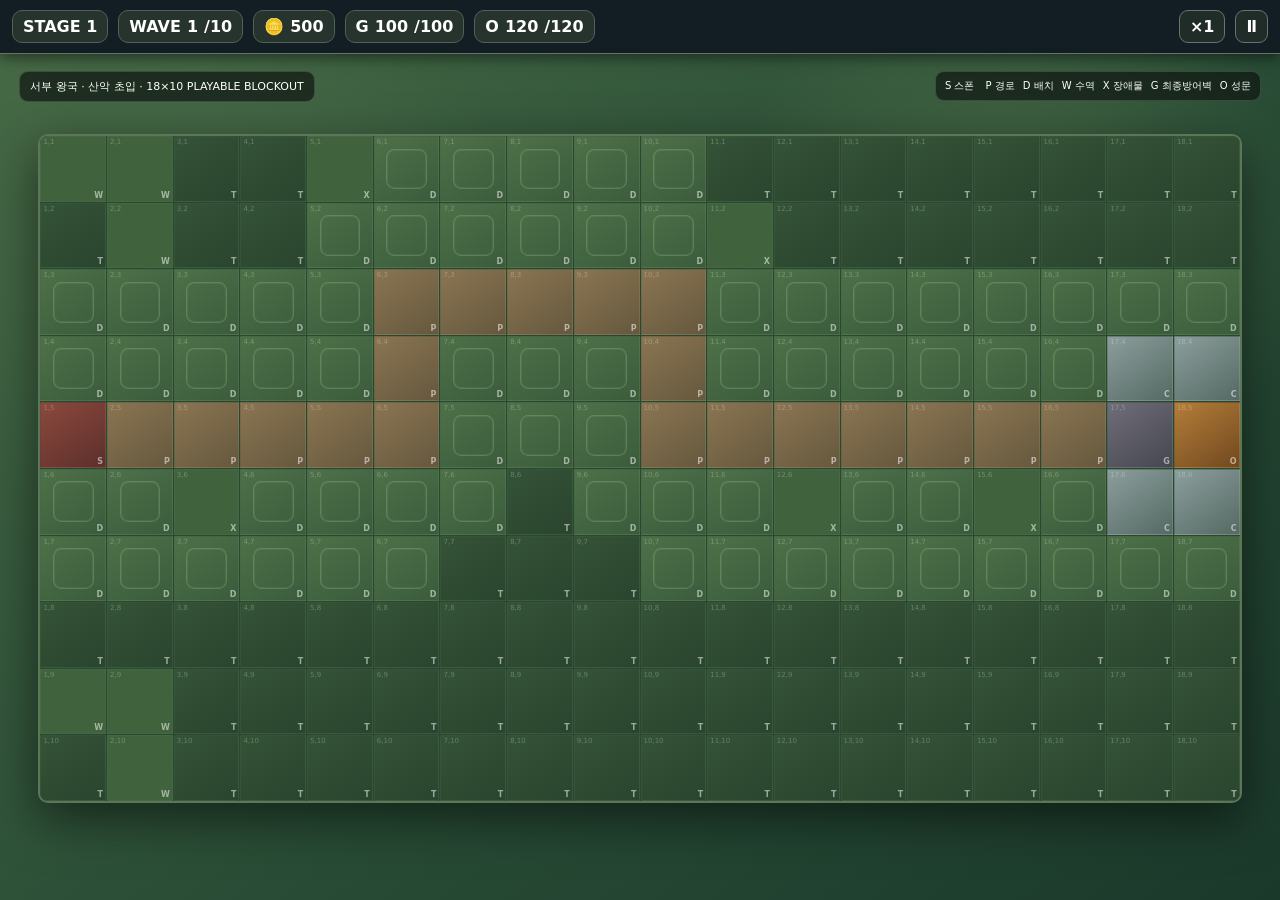
<file: app/src/main/assets/stage1_playable.html>
<!doctype html>
<html lang="ko">
<head>
<meta charset="utf-8">
<meta name="viewport" content="width=device-width,initial-scale=1,user-scalable=no,viewport-fit=cover">
<title>Lucky Girls Stage 1 Playable</title>
<style>
:root{--top:54px;--bottom:116px}
*{box-sizing:border-box}
html,body{margin:0;width:100%;height:100%;overflow:hidden;background:#15251c;color:#fff;font-family:system-ui,-apple-system,sans-serif;touch-action:manipulation}
button{font:inherit}
#app{width:100%;height:100%;position:relative;background:linear-gradient(#355e45,#203c2d 58%,#13251b)}
#topHUD{position:fixed;z-index:50;left:0;right:0;top:0;height:var(--top);display:flex;align-items:center;gap:10px;padding:6px 12px;background:#111923ef;border-bottom:1px solid #647565;box-shadow:0 3px 14px #0008}
.hudBox{display:flex;align-items:center;gap:6px;padding:6px 10px;border-radius:10px;background:#26342d;border:1px solid #4f6257;font-weight:800;white-space:nowrap}
.hudGrow{flex:1}
.hudBtn{border:1px solid #65766e;background:#202c28;color:white;border-radius:9px;padding:6px 10px;font-weight:900}
#battlefield{position:absolute;left:0;right:0;top:var(--top);bottom:0;overflow:hidden;background:
radial-gradient(circle at 20% 30%,#60875b55,transparent 25%),
radial-gradient(circle at 80% 20%,#7a976055,transparent 24%),
linear-gradient(140deg,#466945,#284c35 55%,#1b392b)}
#mapFrame{position:absolute;left:2.5%;right:2.5%;top:3%;bottom:5%;display:flex;align-items:center;justify-content:center}
#grid{position:relative;display:grid;grid-template-columns:repeat(18,1fr);grid-template-rows:repeat(10,1fr);gap:1px;width:min(94vw,calc(90vh * 1.8));aspect-ratio:18/10;border:2px solid #8ba07a88;border-radius:10px;overflow:hidden;box-shadow:0 16px 50px #0008;background:#284831}
.cell{position:relative;min-width:0;min-height:0;background:#40633d;border:1px solid #62805a33}
.cell.t{background:linear-gradient(145deg,#355337,#29452e)}\n.cell.w{background:linear-gradient(145deg,#315e73,#214455)}\n.cell.x{background:linear-gradient(145deg,#4b4c43,#30332d)}
.cell.d{background:linear-gradient(145deg,#4e7149,#3a5c3b)}
.cell.d:after{content:'';position:absolute;inset:18%;border:1px solid #b8cc9f44;border-radius:20%;box-shadow:inset 0 0 0 1px #ffffff10}
.cell.p{background:linear-gradient(145deg,#8a7552,#66583e)}
.cell.s{background:linear-gradient(145deg,#8b493d,#5c2f2b)}
.cell.c{background:linear-gradient(145deg,#8b9e9b,#556965)}
.cell.g{background:linear-gradient(145deg,#6f6e78,#464650)}
.cell.o{background:linear-gradient(145deg,#b47d39,#71491f)}
.cell.selected{outline:3px solid #ffe76b;outline-offset:-3px;z-index:5}
.cell.combo{box-shadow:inset 0 0 0 3px #ffd958,0 0 12px #ffd958aa;z-index:4}
.cell.deployable:not(.occupied){cursor:pointer}
.cell.deployable:not(.occupied):active{filter:brightness(1.25)}
.coord{position:absolute;left:2px;top:1px;font-size:7px;color:#ffffff42;pointer-events:none}
.tileLabel{position:absolute;right:2px;bottom:1px;font-size:8px;font-weight:900;color:#ffffff88}
#unitLayer,#enemyLayer,#fxLayer{position:absolute;inset:0;pointer-events:none}
.unitToken{position:absolute;transform:translate(-50%,-50%);width:4.8%;aspect-ratio:1;border-radius:50%;display:flex;align-items:center;justify-content:center;font-weight:900;font-size:clamp(10px,1.4vw,18px);border:2px solid #fff8;box-shadow:0 3px 8px #0009;pointer-events:none}
.unitToken.basic{background:#377ac9}
.unitToken.upgraded{background:#7758c8}
.unitToken.hero{background:#d5aa35;color:#251b08;box-shadow:0 0 15px #ffd953}
.enemyToken{position:absolute;transform:translate(-50%,-50%);width:3.4%;aspect-ratio:1;border-radius:45%;background:#743b75;border:2px solid #d996d8;box-shadow:0 0 12px #a64ca4;font-size:clamp(8px,1.1vw,14px);display:flex;align-items:center;justify-content:center;font-weight:900}
.enemyToken.boss{width:5.8%;background:#8b382f;border-color:#ffb070;box-shadow:0 0 18px #e04b35}
.hpbar{position:absolute;left:8%;right:8%;top:-14%;height:5px;background:#211;border-radius:8px;overflow:hidden}
.hpbar i{display:block;height:100%;background:#62e36a}
#bottomUI{position:fixed;z-index:60;left:0;right:0;bottom:0;min-height:var(--bottom);padding:8px 12px;background:#111821f2;border-top:1px solid #5d6b66;box-shadow:0 -4px 18px #000a;display:none}
#bottomUI.on{display:block}
#contextTitle{font-weight:900;margin-bottom:7px}
#actions{display:flex;gap:8px;overflow-x:auto;padding-bottom:3px}
.action{min-width:142px;border:1px solid #71847c;background:#27342f;color:#fff;border-radius:11px;padding:9px;text-align:left}
.action b{display:block;font-size:14px}.action small{display:block;color:#b8c5bf;margin-top:3px}
.action.heroAction{border-color:#e0bd4d;background:#4a3b1e}
.action:disabled{opacity:.42}
#closeBottom{position:absolute;right:10px;top:7px;border:0;background:#26322e;color:#fff;border-radius:8px;padding:5px 9px}
#toast{position:fixed;z-index:90;left:50%;top:68px;transform:translateX(-50%);background:#111c19e8;border:1px solid #70847a;padding:8px 13px;border-radius:10px;display:none}
#legend{position:absolute;z-index:20;right:1.5%;top:2%;font-size:10px;background:#101813b8;padding:7px 9px;border-radius:9px;border:1px solid #6e826f66;pointer-events:none}
#legend span{margin-left:8px}
#stageBanner{position:absolute;z-index:20;left:1.5%;top:2%;background:#101813b8;padding:7px 10px;border-radius:9px;border:1px solid #6e826f66;font-size:11px}
@media (max-height:520px){:root{--top:46px;--bottom:100px}.hudBox{padding:4px 8px;font-size:12px}.hudBtn{padding:4px 8px}.action{min-width:126px;padding:6px}.action b{font-size:12px}.action small{font-size:10px}}
</style>
</head>
<body>
<div id="app">
<header id="topHUD">
  <div class="hudBox">STAGE 1</div>
  <div class="hudBox">WAVE <span id="wave">1</span>/10</div>
  <div class="hudBox">🪙 <span id="gold">500</span></div>
  <div class="hudBox">G <span id="gHp">100</span>/100</div>
  <div class="hudBox">O <span id="oHp">120</span>/120</div>
  <div class="hudGrow"></div>
  <button class="hudBtn" id="speed">×1</button>
  <button class="hudBtn" id="pause">Ⅱ</button>
</header>
<main id="battlefield">
  <div id="stageBanner">서부 왕국 · 산악 초입 · 18×10 PLAYABLE BLOCKOUT</div>
  <div id="legend">S 스폰 <span>P 경로</span><span>D 배치</span><span>W 수역</span><span>X 장애물</span><span>G 최종방어벽</span><span>O 성문</span></div>
  <div id="mapFrame">
    <div id="grid"><div id="unitLayer"></div><div id="enemyLayer"></div><div id="fxLayer"></div></div>
  </div>
</main>
<div id="bottomUI">
  <button id="closeBottom">✕</button>
  <div id="contextTitle"></div>
  <div id="actions"></div>
</div>
<div id="toast"></div>
</div>
<script>
(()=> {
'use strict';

const COLS=18, ROWS=10, CELL_COUNT=COLS*ROWS;
const route=[[1,5],[2,5],[3,5],[4,5],[5,5],[6,5],[6,4],[6,3],[7,3],[8,3],[9,3],[10,3],[10,4],[10,5],[11,5],[12,5],[13,5],[14,5],[15,5],[16,5],[17,5],[18,5]];
const castleC=new Set(['17,4','18,4','17,6','18,6']);
const routeSet=new Set(route.map(p=>p.join(',')));
const TILE_ROWS=[
  'WWTTXDDDDDTTTTTTTT',
  'TWTTDDDDDDXTTTTTTT',
  'DDDDDPPPPPDDDDDDDD',
  'DDDDDPDDDPDDDDDDCC',
  'SPPPPPDDDPPPPPPPGO',
  'DDXDDDDTDDDXDDXDCC',
  'DDDDDDTTTDDDDDDDDD',
  'TTTTTTTTTTTTTTTTTT',
  'WWTTTTTTTTTTTTTTTT',
  'TWTTTTTTTTTTTTTTTT'
];
const cells=[], units=new Map(), enemies=[];
let gold=500,wave=1,gHp=100,oHp=120,running=true,speed=1,last=performance.now(),spawnClock=0,waveClock=0,nextEnemyId=1,selected=null,heroCount=0;
const WAVE_DURATION=30;
const BASIC_UNITS={
  knight:{id:'knight',name:'견습기사',short:'검',cost:80,atk:12,range:2.0,rate:0.85,upgrade:'knight2'},
  archer:{id:'archer',name:'견습궁병',short:'궁',cost:90,atk:10,range:3.5,rate:1.05,upgrade:'archer2'},
  mage:{id:'mage',name:'마법사',short:'마',cost:110,atk:17,range:3.0,rate:0.65,upgrade:'mage2'},
  engineer:{id:'engineer',name:'공병',short:'공',cost:100,atk:14,range:2.5,rate:0.75,upgrade:'engineer2'}
};
const UPGRADED={
  knight2:{id:'knight2',name:'기사단',short:'기',cost:120,atk:23,range:2.2,rate:1.0,base:'knight'},
  archer2:{id:'archer2',name:'저격병',short:'저',cost:130,atk:22,range:4.4,rate:0.9,base:'archer'},
  mage2:{id:'mage2',name:'대현자',short:'현',cost:160,atk:31,range:3.5,rate:0.72,base:'mage'},
  engineer2:{id:'engineer2',name:'폭파공병',short:'폭',cost:145,atk:27,range:3.0,rate:0.78,base:'engineer'}
};
/* Temporary input-flow recipe only. Replace with canonical hero-combo table later. */
const HERO_RECIPES=[{id:'ARIA_TEST',name:'아리아',materials:['knight','archer','mage'],atk:55,range:3.7,rate:1.25,status:'PROTOTYPE_INPUT_TEST_ONLY'}];

const $=id=>document.getElementById(id);
const grid=$('grid'), unitLayer=$('unitLayer'), enemyLayer=$('enemyLayer'), bottom=$('bottomUI'), actions=$('actions'), title=$('contextTitle');

function tileKey(x,y){return x+','+y}
function cellIndex(x,y){return (y-1)*COLS+(x-1)}
function codeFor(x,y){
  return TILE_ROWS[y-1][x-1];
}
function buildGrid(){
  for(let y=1;y<=ROWS;y++) for(let x=1;x<=COLS;x++){
    const code=codeFor(x,y), el=document.createElement('div');
    el.className='cell '+code.toLowerCase()+(code==='D'||code==='C'?' deployable':'');
    el.dataset.x=x;el.dataset.y=y;el.dataset.code=code;
    el.innerHTML='<span class="coord">'+x+','+y+'</span><span class="tileLabel">'+code+'</span>';
    el.addEventListener('click',ev=>{ev.stopPropagation();onCellTap(x,y)});
    cells[cellIndex(x,y)]={x,y,code,el};
    grid.insertBefore(el,unitLayer);
  }
  if(cells.length!==CELL_COUNT)throw new Error('18x10 grid build failed');
}
function posPct(x,y){return {left:((x-.5)/COLS*100)+'%',top:((y-.5)/ROWS*100)+'%'}}
function selectCell(x,y){
  clearSelection(false);
  selected={type:'cell',x,y};
  cells[cellIndex(x,y)].el.classList.add('selected');
  renderBottomForEmpty(x,y);
}
function selectUnit(u){
  clearSelection(false);
  selected={type:'unit',id:u.id};
  cells[cellIndex(u.x,u.y)].el.classList.add('selected');
  const combo=comboForUnit(u);
  if(combo)renderBottomForCombo(u,combo); else renderBottomForUnit(u);
}
function clearSelection(hide=true){
  document.querySelectorAll('.cell.selected').forEach(e=>e.classList.remove('selected'));
  selected=null;
  if(hide)bottom.classList.remove('on');
}
function onCellTap(x,y){
  const cell=cells[cellIndex(x,y)];
  const u=units.get(tileKey(x,y));
  if(u){selectUnit(u);return}
  if(cell.code==='D'||cell.code==='C'){selectCell(x,y);return}
  clearSelection(true);
}
function showBottom(text){
  title.textContent=text;actions.innerHTML='';bottom.classList.add('on');
}
function actionButton(name,desc,fn,hero=false,disabled=false){
  const b=document.createElement('button');b.className='action'+(hero?' heroAction':'');
  b.innerHTML='<b>'+name+'</b><small>'+desc+'</small>';b.disabled=disabled;b.onclick=fn;actions.appendChild(b);
}
function renderBottomForEmpty(x,y){
  showBottom('빈 배치칸 '+x+','+y+' · 기본 아군 배치');
  Object.values(BASIC_UNITS).forEach(t=>actionButton(t.name,t.cost+'G · ATK '+t.atk,()=>placeUnit(x,y,t),false,gold<t.cost));
}
function renderBottomForUnit(u){
  const t=BASIC_UNITS[u.type]||UPGRADED[u.type];
  showBottom(t.name+' · '+u.x+','+u.y);
  if(BASIC_UNITS[u.type]){
    const up=UPGRADED[t.upgrade];
    actionButton('업그레이드 → '+up.name,up.cost+'G · ATK '+up.atk,()=>upgradeUnit(u,up),false,gold<up.cost);
  }
  const candidates=Object.values(UPGRADED).filter(v=>v.id!==u.type);
  candidates.slice(0,3).forEach(v=>actionButton('상위 유닛 교체',v.name+' · '+v.cost+'G',()=>replaceUnit(u,v),false,gold<v.cost));
  actionButton('판매','배치 비용 일부 회수',()=>sellUnit(u));
}
function renderBottomForCombo(u,recipe){
  const t=BASIC_UNITS[u.type]||UPGRADED[u.type];
  showBottom(t.name+' · 영웅 조합 가능');
  actionButton('★ '+recipe.name+' 조합','재료 3체 소모 · 선택 위치에 영웅 배치',()=>summonHeroFromRecipe(u,recipe),true,false);
  if(BASIC_UNITS[u.type]){
    const up=UPGRADED[t.upgrade];
    actionButton('일반 업그레이드',up.name+' · '+up.cost+'G',()=>upgradeUnit(u,up),false,gold<up.cost);
  }
}
function placeUnit(x,y,t){
  if(units.has(tileKey(x,y))||gold<t.cost)return;
  gold-=t.cost;
  const u={id:'u'+Date.now()+Math.random(),x,y,type:t.id,lastShot:0};
  units.set(tileKey(x,y),u);
  cells[cellIndex(x,y)].el.classList.add('occupied');
  renderUnits();syncHUD();updateComboHighlights();clearSelection(true);toast(t.name+' 배치');
}
function upgradeUnit(u,t){
  if(gold<t.cost)return;
  gold-=t.cost;u.type=t.id;renderUnits();syncHUD();updateComboHighlights();clearSelection(true);toast(t.name+' 업그레이드');
}
function replaceUnit(u,t){
  if(gold<t.cost)return;
  gold-=t.cost;u.type=t.id;renderUnits();syncHUD();updateComboHighlights();clearSelection(true);toast(t.name+' 교체');
}
function sellUnit(u){
  const t=BASIC_UNITS[u.type]||UPGRADED[u.type]; gold+=Math.round((t?.cost||80)*.5);
  units.delete(tileKey(u.x,u.y));cells[cellIndex(u.x,u.y)].el.classList.remove('occupied');
  renderUnits();syncHUD();updateComboHighlights();clearSelection(true);toast('판매 완료');
}
function recipeMaterials(recipe){
  const picked=[];
  for(const type of recipe.materials){
    const found=[...units.values()].find(u=>u.type===type&&!picked.includes(u));
    if(!found)return null;picked.push(found);
  }
  return picked;
}
function comboForUnit(u){
  for(const r of HERO_RECIPES){
    const mats=recipeMaterials(r);
    if(mats&&mats.some(m=>m.id===u.id))return r;
  }
  return null;
}
function updateComboHighlights(){
  document.querySelectorAll('.cell.combo').forEach(e=>e.classList.remove('combo'));
  HERO_RECIPES.forEach(r=>{
    const mats=recipeMaterials(r);
    if(mats)mats.forEach(m=>cells[cellIndex(m.x,m.y)].el.classList.add('combo'));
  });
}
function summonHeroFromRecipe(selectedMaterial,recipe){
  if(heroCount>=5){toast('영웅 슬롯 5/5');return}
  const mats=recipeMaterials(recipe);if(!mats)return;
  const sx=selectedMaterial.x,sy=selectedMaterial.y;
  mats.forEach(m=>{units.delete(tileKey(m.x,m.y));cells[cellIndex(m.x,m.y)].el.classList.remove('occupied')});
  const h={id:'h'+Date.now(),x:sx,y:sy,type:'hero_aria',hero:recipe.name,atk:recipe.atk,range:recipe.range,rate:recipe.rate,lastShot:0};
  units.set(tileKey(sx,sy),h);cells[cellIndex(sx,sy)].el.classList.add('occupied');heroCount++;
  renderUnits();updateComboHighlights();clearSelection(true);toast(recipe.name+' 조합 완료');
}
function renderUnits(){
  unitLayer.innerHTML='';
  for(const u of units.values()){
    const t=u.type==='hero_aria'?{short:'아'}:(BASIC_UNITS[u.type]||UPGRADED[u.type]);
    const d=document.createElement('div');d.className='unitToken '+(u.type==='hero_aria'?'hero':UPGRADED[u.type]?'upgraded':'basic');
    const p=posPct(u.x,u.y);d.style.left=p.left;d.style.top=p.top;d.textContent=t.short;unitLayer.appendChild(d);
  }
}
function spawnEnemy(boss=false){
  const hp=boss?260+wave*35:48+wave*12;
  enemies.push({id:nextEnemyId++,pathPos:0,hp,maxHp:hp,speed:boss?.32:.62+wave*.015,lastStructureHit:0,boss});
}
function waveSpawnInterval(){return Math.max(.62,1.35-wave*.06)}
function updateEnemies(dt,now){
  spawnClock+=dt;
  const isBossWave=wave===10;
  const limit=isBossWave?1:10+wave*2;
  const spawned=enemies.filter(e=>e.spawnWave===wave).length; // legacy-safe, actual per-wave counter below
  if(!updateEnemies.spawned)updateEnemies.spawned={};
  updateEnemies.spawned[wave]=updateEnemies.spawned[wave]||0;
  if(spawnClock>=waveSpawnInterval()&&updateEnemies.spawned[wave]<limit){
    spawnClock=0;spawnEnemy(isBossWave&&updateEnemies.spawned[wave]===0);
    enemies[enemies.length-1].spawnWave=wave;updateEnemies.spawned[wave]++;
  }
  const gateNormals=enemies.filter(e=>e.hp>0&&!e.boss&&e.pathPos>=route.length-2).slice(0,3);
  const gateBoss=enemies.find(e=>e.hp>0&&e.boss&&e.pathPos>=route.length-2);
  for(const e of enemies){
    if(e.hp<=0)continue;
    if(e.pathPos<route.length-2){
      e.pathPos=Math.min(route.length-2,e.pathPos+e.speed*dt);
    }else{
      const allowed=e.boss ? e===gateBoss : gateNormals.includes(e);
      if(!allowed)continue;
      const hitGap=e.boss?2.2:1.5;
      if(now-e.lastStructureHit>=hitGap){
        e.lastStructureHit=now;
        const dmg=e.boss?40:10;
        if(gHp>0)gHp=Math.max(0,gHp-dmg);
        else oHp=Math.max(0,oHp-dmg);
        if(oHp<=0)running=false;
      }
    }
  }
}
function unitStats(u){
  if(u.type==='hero_aria')return {atk:u.atk,range:u.range,rate:u.rate};
  const t=BASIC_UNITS[u.type]||UPGRADED[u.type];return {atk:t.atk,range:t.range,rate:t.rate};
}
function enemyXY(e){
  const a=route[Math.floor(e.pathPos)], b=route[Math.min(route.length-1,Math.floor(e.pathPos)+1)],f=e.pathPos-Math.floor(e.pathPos);
  return {x:a[0]+(b[0]-a[0])*f,y:a[1]+(b[1]-a[1])*f};
}
function updateUnits(now){
  for(const u of units.values()){
    const s=unitStats(u);if(now-u.lastShot<1/s.rate)continue;
    let target=null,best=999;
    for(const e of enemies){if(e.hp<=0)continue;const p=enemyXY(e),dist=Math.hypot(p.x-u.x,p.y-u.y);if(dist<=s.range&&dist<best){best=dist;target=e}}
    if(target){target.hp-=s.atk;u.lastShot=now;if(target.hp<=0){gold+=target.boss?180:12;toast(target.boss?'보스 처치 +180G':'+12G')}}
  }
}
function renderEnemies(){
  enemyLayer.innerHTML='';
  for(const e of enemies){if(e.hp<=0)continue;const pxy=enemyXY(e),p=posPct(pxy.x,pxy.y),d=document.createElement('div');
    d.className='enemyToken'+(e.boss?' boss':'');d.style.left=p.left;d.style.top=p.top;d.textContent=e.boss?'B':'E';
    d.innerHTML+='<span class="hpbar"><i style="width:'+Math.max(0,e.hp/e.maxHp*100)+'%"></i></span>';enemyLayer.appendChild(d)}
}
function advanceWave(){
  wave++;
  if(wave>10){running=false;toast('STAGE 1 TD 테스트 클리어');return}
  waveClock=0;spawnClock=0;
}
function loop(ts){
  const raw=Math.min(.05,(ts-last)/1000);last=ts;
  if(running){
    const dt=raw*speed;waveClock+=dt;
    updateEnemies(dt,ts/1000);updateUnits(ts/1000);
    if(waveClock>=WAVE_DURATION)advanceWave();
    enemies.splice(0,enemies.length,...enemies.filter(e=>e.hp>0&&!(e.pathPos>=route.length-2&&oHp<=0)));
    renderEnemies();syncHUD();
  }
  requestAnimationFrame(loop);
}
function syncHUD(){$('gold').textContent=gold;$('wave').textContent=Math.min(wave,10);$('gHp').textContent=gHp;$('oHp').textContent=oHp}
function toast(msg){const t=$('toast');t.textContent=msg;t.style.display='block';clearTimeout(toast.t);toast.t=setTimeout(()=>t.style.display='none',850)}
$('closeBottom').onclick=()=>clearSelection(true);
$('battlefield').addEventListener('click',()=>clearSelection(true));
$('speed').onclick=()=>{speed=speed===1?2:speed===2?3:1;$('speed').textContent='×'+speed};
$('pause').onclick=()=>{running=!running;$('pause').textContent=running?'Ⅱ':'▶'};
buildGrid();renderUnits();syncHUD();updateComboHighlights();requestAnimationFrame(loop);

window.__LG_STAGE1_TEST__={
  grid:()=>({cols:COLS,rows:ROWS,cells:cells.length}),
  state:()=>({wave,gold,gHp,oHp,units:[...units.values()],enemies:enemies.length,bottomVisible:bottom.classList.contains('on')}),
  select:(x,y)=>onCellTap(x,y),
  place:(x,y,type)=>placeUnit(x,y,BASIC_UNITS[type]),
  route:()=>route.slice(),
  standard:'LG_STAGE1_PLAYABLE_INTERACTION_STANDARD_V1'
};
})();
</script>
</body>
</html>
</file>
<file: app/src/main/assets/css/game.css>
:root{
 --top:54px;--bottom:116px;
 --safe-top:env(safe-area-inset-top,0px);
 --safe-right:env(safe-area-inset-right,0px);
 --safe-bottom:env(safe-area-inset-bottom,0px);
 --safe-left:env(safe-area-inset-left,0px);
}
*{box-sizing:border-box}
html{margin:0;width:100%;min-height:100%;overflow-x:hidden;background:#15251c}body{margin:0;width:100%;min-height:100dvh;overflow-x:hidden;overflow-y:auto;background:#15251c;color:#fff;font-family:system-ui,-apple-system,sans-serif;touch-action:pan-y;-webkit-overflow-scrolling:touch;overscroll-behavior-y:contain;scrollbar-gutter:stable}
button{font:inherit}
#app{width:100%;min-height:100dvh;position:relative;background:linear-gradient(#355e45,#203c2d 58%,#13251b)}
#topHUD{position:fixed;z-index:50;left:0;right:0;top:0;height:var(--top);display:flex;align-items:center;gap:10px;padding:6px 12px;background:#111923ef;border-bottom:1px solid #647565;box-shadow:0 3px 14px #0008}
.hudBox{display:flex;align-items:center;gap:6px;padding:6px 10px;border-radius:10px;background:#26342d;border:1px solid #4f6257;font-weight:800;white-space:nowrap}
.hudGrow{flex:1}
.hudBtn{border:1px solid #65766e;background:#202c28;color:white;border-radius:9px;padding:6px 10px;font-weight:900}
.cameraControls{display:flex;align-items:center;gap:3px;padding:2px;border:1px solid #52645b;border-radius:9px;background:#19251f}.cameraControls button{min-width:30px;height:30px;padding:0 6px;border:0;border-radius:7px;background:#293831;color:#fff;font-weight:1000;line-height:1}.cameraControls button:active{transform:scale(.94);background:#405549}#cameraReset{min-width:40px;font-size:11px;color:#f0d792}
#battlefield{position:absolute;left:0;right:0;top:var(--top);bottom:0;overflow:hidden;background:
radial-gradient(circle at 20% 30%,#60875b55,transparent 25%),
radial-gradient(circle at 80% 20%,#7a976055,transparent 24%),
linear-gradient(140deg,#466945,#284c35 55%,#1b392b)}
#mapFrame{position:absolute;left:2.5%;right:2.5%;top:3%;bottom:5%;display:flex;align-items:center;justify-content:center;overflow:hidden;touch-action:none;overscroll-behavior:contain;user-select:none;-webkit-user-select:none}
#grid{position:relative;display:grid;grid-template-columns:repeat(18,1fr);grid-template-rows:repeat(10,1fr);gap:1px;width:min(94vw,calc(90vh * 1.8));aspect-ratio:18/10;border:2px solid #8ba07a88;border-radius:10px;overflow:hidden;box-shadow:0 16px 50px #0008;background:#284831;transform-origin:50% 50%;will-change:transform}
.cell{position:relative;min-width:0;min-height:0;background:#40633d;border:1px solid #62805a33}
.cell.t{background:linear-gradient(145deg,#355337,#29452e)}
.cell.w{background:linear-gradient(145deg,#315e73,#214455)}
.cell.x{background:linear-gradient(145deg,#4b4c43,#30332d)}
.cell.d{background:linear-gradient(145deg,#4e7149,#3a5c3b)}
.cell.d:after{content:'';position:absolute;inset:18%;border:1px solid #b8cc9f44;border-radius:20%;box-shadow:inset 0 0 0 1px #ffffff10}
.cell.p{background:linear-gradient(145deg,#8a7552,#66583e)}
.cell.s{background:linear-gradient(145deg,#8b493d,#5c2f2b)}
.cell.c{background:linear-gradient(145deg,#8b9e9b,#556965)}
.cell.g{background:linear-gradient(145deg,#6f6e78,#464650)}
.cell.o{background:linear-gradient(145deg,#b47d39,#71491f)}
.cell.selected{outline:3px solid #ffe76b;outline-offset:-3px;z-index:5}
.cell.combo{box-shadow:inset 0 0 0 3px #ffd958,0 0 12px #ffd958aa;z-index:4}
.cell.deployable:not(.occupied){cursor:pointer}
.cell.deployable:not(.occupied):active{filter:brightness(1.25)}
.coord{position:absolute;left:2px;top:1px;font-size:7px;color:#ffffff42;pointer-events:none}
.tileLabel{position:absolute;right:2px;bottom:1px;font-size:8px;font-weight:900;color:#ffffff88}
#unitLayer,#enemyLayer,#fxLayer{position:absolute;inset:0;pointer-events:none}
#unitLayer{z-index:12}#enemyLayer{z-index:13}#fxLayer{z-index:14}
.unitToken{position:absolute;transform:translate(-50%,-50%);width:4.8%;aspect-ratio:1;border-radius:50%;display:flex;align-items:center;justify-content:center;font-weight:900;font-size:clamp(10px,1.4vw,18px);border:2px solid #fff8;box-shadow:0 3px 8px #0009;pointer-events:none}
.unitToken.selectedUnit{outline:3px solid #ffe76b;outline-offset:2px;filter:brightness(1.18);box-shadow:0 0 0 3px #231b0799,0 0 18px #ffe76baa}
.unitToken.basic{background:#377ac9}
.unitToken.tier2{background:#7758c8}
.unitToken.tier3{background:#b86a35;box-shadow:0 0 12px #ffbd6b99}
.unitToken.hero{background:#d5aa35;color:#251b08;box-shadow:0 0 15px #ffd953}
.enemyToken{position:absolute;transform:translate(-50%,-50%);width:3.4%;aspect-ratio:1;border-radius:45%;background:#743b75;border:2px solid #d996d8;box-shadow:0 0 12px #a64ca4;font-size:clamp(8px,1.1vw,14px);display:flex;align-items:center;justify-content:center;font-weight:900}
.enemyToken.midboss{width:4.8%;background:#81502e;border-color:#ffd087;box-shadow:0 0 16px #ffbb55}
.enemyToken.boss{width:4.8%;background:#8b382f;border-color:#ffb070;box-shadow:0 0 22px #e04b35}
.hpbar{position:absolute;left:8%;right:8%;top:-14%;height:5px;background:#211;border-radius:8px;overflow:hidden}
.hpbar i{display:block;height:100%;background:#62e36a}
#bottomUI{position:fixed;z-index:60;left:0;right:0;bottom:0;min-height:var(--bottom);padding:8px 12px;background:#111821f2;border-top:1px solid #5d6b66;box-shadow:0 -4px 18px #000a;display:none}
#bottomUI.on{display:block}
#contextTitle{font-weight:900;margin-bottom:7px}
#actions{display:flex;gap:8px;overflow-x:auto;padding-bottom:3px}
.action{min-width:142px;border:1px solid #71847c;background:#27342f;color:#fff;border-radius:11px;padding:9px;text-align:left}
.action b{display:block;font-size:14px}.action small{display:block;color:#b8c5bf;margin-top:3px}
.action.heroAction{border-color:#e0bd4d;background:#4a3b1e}
.action:disabled{opacity:.42}
#closeBottom{position:absolute;right:10px;top:7px;border:0;background:#26322e;color:#fff;border-radius:8px;padding:5px 9px}
#toast{position:fixed;z-index:130;left:50%;top:calc(var(--top) + 8px);transform:translateX(-50%);background:#111c19f2;border:1px solid #8ea49a;padding:7px 14px;border-radius:9px;display:none;font-weight:900;box-shadow:0 3px 16px #0009;animation:topAlertBlink .55s steps(2,end) infinite}
#legend{position:absolute;z-index:20;right:1.5%;top:2%;font-size:10px;background:#101813b8;padding:7px 9px;border-radius:9px;border:1px solid #6e826f66;pointer-events:none}
#legend span{margin-left:8px}
#stageBanner{position:absolute;z-index:20;left:1.5%;top:2%;background:#101813b8;padding:7px 10px;border-radius:9px;border:1px solid #6e826f66;font-size:11px}
@media (max-height:520px){:root{--top:46px;--bottom:100px}.hudBox{padding:4px 8px;font-size:12px}.hudBtn{padding:4px 8px}.cameraControls button{min-width:27px;height:27px;padding:0 4px}#cameraReset{min-width:34px;font-size:10px}.action{min-width:126px;padding:6px}.action b{font-size:12px}.action small{font-size:10px}.defenseStatus{top:calc(var(--top) + 3px);gap:3px;opacity:.84}.defenseStatus>div{min-width:80px;padding:3px 5px}.defenseStatus span{font-size:8px}.defenseStatus strong{font-size:10px}.heroSlot{width:34px;height:34px}.heroPortrait{width:26px;height:26px;font-size:11px}#app.contextPanelOpen .heroStrip{bottom:calc(var(--bottom) + 5px + var(--safe-bottom))}}

#bossWarning{position:fixed;z-index:140;left:50%;top:calc(var(--top) + 8px);transform:translateX(-50%);min-width:min(68vw,760px);max-width:82vw;text-align:center;padding:8px 18px;border:2px solid #ffb25e;background:#140d0df2;box-shadow:0 3px 20px #000a,0 0 18px #ff3d2455;opacity:0;pointer-events:none;border-radius:10px}
#bossWarning.on{opacity:1;animation:topAlertBlink .55s steps(2,end) infinite}
#bossWarningTitle{font-size:clamp(18px,2.2vw,30px);font-weight:1000;letter-spacing:.05em;color:#ffcf77;text-shadow:0 0 12px #ff5522}
#bossWarningSub{margin-top:2px;font-size:clamp(10px,1.1vw,15px);font-weight:900;color:#fff}
@keyframes topAlertBlink{0%,49%{filter:brightness(1)}50%,100%{filter:brightness(1.35)}}

.cell.moveTarget{box-shadow:inset 0 0 0 3px #72d8ff,0 0 12px #72d8ffaa;z-index:4}
.cell.comboPlacement{outline:4px solid #ffd84d;outline-offset:-4px;box-shadow:inset 0 0 18px #ffd84d99,0 0 18px #ffd84dcc;z-index:7}

.rpgHud{display:none}
#rpgScreen{position:absolute;left:0;right:0;top:var(--top);bottom:0;display:none;overflow:hidden;background:linear-gradient(#301f23,#1c1820 52%,#11151c)}
#rpgScreen.on{display:block}#rpgScreen:not(.battle) #rpgBossStatus,#rpgScreen:not(.battle) #rpgHeroRow{visibility:hidden;pointer-events:none}
#rpgArena{position:absolute;inset:0;background:radial-gradient(circle at 50% 22%,#8c4e3e55,transparent 28%),linear-gradient(180deg,#402b31,#171a20 65%,#0d1117)}
#rpgPhaseLabel{position:absolute;top:3%;left:50%;transform:translateX(-50%);font-size:clamp(12px,1.4vw,18px);font-weight:1000;letter-spacing:.12em;color:#ffce8a}
#rpgBoss{position:absolute;left:50%;top:11%;transform:translateX(-50%);width:min(35vw,360px);text-align:center}
#rpgBossBody{margin:auto;width:42%;aspect-ratio:.72;border-radius:48% 48% 32% 32%;background:linear-gradient(#9e4b3b,#4c1f24);border:3px solid #e18a62;box-shadow:0 0 40px #db503966;display:flex;align-items:center;justify-content:center;font-weight:1000;font-size:clamp(18px,2.4vw,34px)}
#rpgBossBar{height:12px;margin-top:10px;background:#251316;border:1px solid #9d5e56;border-radius:8px;overflow:hidden}
#rpgBossBar i{display:block;height:100%;width:100%;background:linear-gradient(90deg,#b72f31,#e86a3d)}
#rpgHeroRow{position:absolute;left:6%;right:6%;bottom:5%;display:flex;justify-content:center;align-items:flex-end;gap:2%}
.rpgHeroCard{width:min(16vw,170px);min-width:100px;padding:8px;border:1px solid #6f7d86;border-radius:12px;background:#141b22e8;box-shadow:0 5px 18px #0009;text-align:center}
.rpgHeroCard.ko{opacity:.35;filter:grayscale(1)}
.rpgHeroFigure{margin:0 auto 5px;width:48%;aspect-ratio:.75;border-radius:45% 45% 28% 28%;background:linear-gradient(#d9b56e,#735028);border:2px solid #f0d18c;display:flex;align-items:center;justify-content:center;font-weight:1000;color:#251b08}
.rpgHeroName{font-weight:1000;font-size:13px}
.rpgHp,.rpgUlt{height:8px;margin-top:5px;background:#242b30;border-radius:5px;overflow:hidden}
.rpgHp i{display:block;height:100%;background:#5bd06a}
.rpgUlt i{display:block;height:100%;background:#e2bc46}
.rpgUltBtn{margin-top:6px;width:100%;padding:6px;border-radius:8px;border:1px solid #8d7940;background:#3d3219;color:#fff;font-weight:900}
.rpgUltBtn.ready{box-shadow:0 0 12px #ffd64f;animation:topAlertBlink .55s steps(2,end) infinite}
.rpgUltBtn:disabled{opacity:.4}
.rpgStatus{margin-top:4px;min-height:14px;font-size:10px;color:#c9d2d8}

.rpgTransition{position:absolute;inset:0;z-index:20;pointer-events:none;display:none}
.rpgTransition.on{display:block}
#rpgTransitionMessage{position:absolute;left:50%;top:calc(var(--top) + 10px);transform:translateX(-50%);padding:8px 18px;border-radius:10px;background:#121820f2;border:1px solid #8ea49a;font-weight:1000;letter-spacing:.04em;animation:topAlertBlink .55s steps(2,end) infinite;white-space:nowrap}
#rpgTransition.centerFlash #rpgTransitionMessage{top:50%;transform:translate(-50%,-50%);font-size:clamp(24px,4vw,48px);padding:14px 24px;border:2px solid #ffcc73;background:#1a1212f2;box-shadow:0 0 30px #ff6d3d66}
#rpgScreen.prep #rpgBoss{top:10%;transform:translateX(-50%) scale(.28)}
#rpgScreen.approach #rpgBoss{top:9%;transform:translateX(-50%) scale(.58)}
#rpgScreen.battle #rpgBoss{top:11%;transform:translateX(-50%) scale(1)}
#rpgScreen.prep #rpgHeroRow{bottom:6%}
#rpgScreen.prep .rpgHeroFigure{transform:rotateY(0deg) scale(1.02)}
#rpgScreen.approach .rpgHeroFigure,#rpgScreen.battle .rpgHeroFigure{transform:rotateY(180deg)}
#rpgScreen.transitionLock .rpgUltBtn{pointer-events:none}
#rpgBoss{transition:transform .45s ease,top .45s ease}
.rpgHeroFigure{transition:transform .35s ease}

/* RPG V1.1: one readable boss status panel, no duplicate tiny HUD */
#rpgBossStatus{position:absolute;z-index:12;left:12%;right:12%;top:2%;padding:7px 12px;border-radius:10px;background:#130f13e8;border:1px solid #9a6459;box-shadow:0 4px 16px #0009}
#rpgBossStatusLine{display:flex;align-items:center;gap:14px;font-size:clamp(12px,1.45vw,19px)}
#rpgBossStatusLine strong{font-size:clamp(15px,1.9vw,24px);flex:1}
#rpgBossHpText{font-weight:1000}
#rpgPhaseLabel{position:static;transform:none;font-size:clamp(11px,1.2vw,16px);color:#ffce8a}
#rpgBossTopBar{height:14px;margin-top:5px;background:#241015;border:1px solid #a65a54;border-radius:8px;overflow:hidden}
#rpgBossTopBar i{display:block;height:100%;width:100%;background:linear-gradient(90deg,#b52d31,#ec6b3c)}
#rpgBossBar{display:none}
#rpgBoss{top:14%}

/* TD boss defeat -> revival -> roar -> charge cinematic */
#battlefield.tdLocked{pointer-events:none}
.enemyToken.cinematicBoss{z-index:30;transition:transform .35s ease,filter .35s ease,box-shadow .35s ease}
.enemyToken.bossFallen{transform:translate(-50%,-50%) rotate(82deg) scale(.86);filter:brightness(.72)}
.enemyToken.bossRise{transform:translate(-50%,-50%) rotate(0deg) scale(1);box-shadow:0 0 30px #ff2d22,0 0 12px #ff0000 inset;filter:brightness(1.3)}
.enemyToken.bossRoar{animation:bossRoarShake .12s linear infinite;box-shadow:0 0 38px #ff3525}
.enemyToken.bossCharge{transition:left .8s cubic-bezier(.2,.8,.3,1),top .8s cubic-bezier(.2,.8,.3,1),transform .8s ease;transform:translate(-50%,-50%) scale(1.12)}
@keyframes bossRoarShake{0%,100%{margin-left:0}25%{margin-left:-5px}75%{margin-left:5px}}

/* 2s / 3s / 3s RPG scene pacing with fade out -> fade in */
#rpgArena,#rpgTransition{transition:opacity .35s ease}
#rpgScreen.sceneFade #rpgArena,#rpgScreen.sceneFade #rpgTransition{opacity:0}
#rpgScreen.prep #rpgBoss{top:15%}
#rpgScreen.approach #rpgBoss{top:14%}
#rpgScreen.battle #rpgBoss{top:14%}

/* RPG V1.2 boss charge / destruction / auto */
.rpgOnlyControl{display:none}
#autoBattle.on{border-color:#e6bd4b;background:#4a3a18;box-shadow:0 0 10px #e6bd4b66}
.enemyToken.bossCharge{
 transition:left 1.35s cubic-bezier(.12,.82,.25,1),top 1.35s cubic-bezier(.12,.82,.25,1),transform .2s ease !important;
 transform:translate(-50%,-50%) scale(1.18) !important;
 animation:bossChargePulse .16s linear infinite;
}
@keyframes bossChargePulse{0%,100%{filter:brightness(1.1)}50%{filter:brightness(1.55)}}
.unitToken.tdDestroyed{animation:tdUnitBreak .7s ease forwards}
.cell.tdStructureDestroyed{animation:tdStructureBreak .85s ease forwards}
@keyframes tdUnitBreak{
 0%{opacity:1;transform:translate(-50%,-50%) scale(1)}
 45%{opacity:1;transform:translate(-50%,-50%) scale(1.25) rotate(12deg);filter:brightness(1.8)}
 100%{opacity:0;transform:translate(-50%,-50%) scale(.2) rotate(55deg);filter:brightness(.5)}
}
@keyframes tdStructureBreak{
 0%{filter:brightness(1);box-shadow:inset 0 0 0 #0000}
 45%{filter:brightness(1.9);box-shadow:inset 0 0 22px #ff6b35}
 100%{filter:brightness(.35);box-shadow:inset 0 0 30px #160705}
}

/* UI spacing pass V1: full-bleed background, protected combat framing */
#topHUD{
 padding-left:calc(12px + var(--safe-left));
 padding-right:calc(12px + var(--safe-right));
 padding-top:calc(6px + var(--safe-top));
 height:calc(var(--top) + var(--safe-top));
}
#battlefield,#rpgScreen{top:calc(var(--top) + var(--safe-top))}

/* Keep the TD battlefield broad, but leave visual breathing room around units and edges. */
#mapFrame{
 left:calc(4% + var(--safe-left));
 right:calc(4% + var(--safe-right));
 top:5%;
 bottom:7%;
}
#grid{width:min(90vw,calc(84vh * 1.8))}
.unitToken{width:4.25%;font-size:clamp(9px,1.2vw,16px)}
.enemyToken{width:3.05%;font-size:clamp(8px,1vw,13px)}
.enemyToken.midboss,.enemyToken.boss{width:4.35%}
#stageBanner{left:calc(2% + var(--safe-left));top:2.5%}
#legend{right:calc(2% + var(--safe-right));top:2.5%}

/* Action sheet stays clear of gesture/navigation areas without pulling the map inward. */
#bottomUI{
 padding-left:calc(14px + var(--safe-left));
 padding-right:calc(14px + var(--safe-right));
 padding-bottom:calc(10px + var(--safe-bottom));
}
#actions{gap:10px}
.action{min-width:136px}

/* RPG: background remains full screen, combatants occupy a narrower central stage. */
#rpgBossStatus{
 left:calc(14% + var(--safe-left));
 right:calc(14% + var(--safe-right));
 top:2.5%;
}
#rpgScreen.battle #rpgBoss{top:16%;transform:translateX(-50%) scale(.90)}
#rpgScreen.approach #rpgBoss{top:15%;transform:translateX(-50%) scale(.54)}
#rpgScreen.prep #rpgBoss{top:16%;transform:translateX(-50%) scale(.26)}
#rpgHeroRow{
 left:calc(10% + var(--safe-left));
 right:calc(10% + var(--safe-right));
 bottom:calc(7% + var(--safe-bottom));
 gap:3%;
}
.rpgHeroCard{width:min(14.5vw,156px);min-width:94px;padding:7px}
.rpgHeroFigure{width:44%}
#rpgTransitionMessage{max-width:78vw;text-align:center;white-space:normal}

/* Landscape phones with short vertical space: prioritize separation over giant tokens/cards. */
@media (max-height:520px){
 #mapFrame{left:calc(4.5% + var(--safe-left));right:calc(4.5% + var(--safe-right));top:5%;bottom:8%}
 #grid{width:min(89vw,calc(82vh * 1.8))}
 .unitToken{width:4.1%}
 .enemyToken{width:2.95%}
 .enemyToken.midboss,.enemyToken.boss{width:4.2%}
 #rpgHeroRow{left:calc(11% + var(--safe-left));right:calc(11% + var(--safe-right));bottom:calc(6% + var(--safe-bottom));gap:3.2%}
 .rpgHeroCard{width:min(13.8vw,145px);min-width:88px;padding:6px}
 #rpgBossStatus{left:calc(15% + var(--safe-left));right:calc(15% + var(--safe-right))}
 #rpgScreen.battle #rpgBoss{top:17%;transform:translateX(-50%) scale(.86)}
}

/* TD combat effect engine V1 visual verification */
.enemyToken.hitFx-pierce{box-shadow:0 0 16px #b8e7ff,0 0 28px #7db9ff}
.enemyToken.hitFx-area{box-shadow:0 0 18px #ffd36f,0 0 34px #ff8b45}
.enemyToken.hitFx-dot{box-shadow:0 0 16px #d867ff,0 0 30px #9d38c7}

/* Lucky Roulette V1 */
.luckyRouletteButton{position:fixed;right:calc(18px + var(--safe-right));bottom:calc(18px + var(--safe-bottom));z-index:55;width:112px;height:112px;border-radius:50%;border:3px solid #ffd66b;background:radial-gradient(circle at 35% 30%,#6c315f,#29152f 62%,#130d19);color:#fff;box-shadow:0 0 0 5px #5c3a1888,0 0 26px #ffd66b66;font-weight:1000;letter-spacing:.03em}
.luckyRouletteButton span{display:block;color:#ffd66b;font-size:18px}.luckyRouletteButton strong{display:block;font-size:11px}.luckyRouletteButton b{display:block;font-size:21px;color:#fff}
.luckyModal{display:none;position:fixed;inset:0;z-index:100;background:#090710dc;align-items:center;justify-content:center}.luckyModal.on{display:flex}
.luckyPanel{width:min(720px,90vw);min-height:420px;padding:24px;border:2px solid #ffd66b;border-radius:22px;background:linear-gradient(180deg,#29152f,#120d19);text-align:center;box-shadow:0 0 44px #ffd66b55}
.luckyWheel{width:190px;height:190px;margin:0 auto 12px;border-radius:50%;border:8px solid #ffd66b;background:conic-gradient(#f3b43b 0 25%,#a650a0 25% 50%,#4f83d1 50% 75%,#31313a 75%);display:flex;align-items:center;justify-content:center;box-shadow:0 0 30px #0008}
.luckyWheel.spinning{animation:luckySpin .95s cubic-bezier(.2,.8,.2,1) 2}.luckyWheelCore{width:92px;height:92px;border-radius:50%;background:#17101d;border:4px solid #fff;display:flex;align-items:center;justify-content:center;font-weight:1000;line-height:1.1}
@keyframes luckySpin{to{transform:rotate(1080deg)}}
.luckyRewardChoices{display:flex;flex-wrap:wrap;gap:10px;justify-content:center;margin:16px auto}.luckyRewardChoices button,.luckySpinButton{border:1px solid #ffd66b;border-radius:12px;background:#38213e;color:#fff;padding:12px 16px;font-weight:900}.luckyRewardChoices button{min-width:150px}.luckySpinButton{font-size:20px;min-width:160px}
.luckyFireworks.on{position:absolute;inset:0;pointer-events:none;background:radial-gradient(circle at 20% 30%,#fff 0 2px,transparent 3px),radial-gradient(circle at 75% 25%,#ffd66b 0 3px,transparent 4px),radial-gradient(circle at 60% 70%,#fff 0 2px,transparent 3px);animation:luckyFireworks .7s ease 2}
@keyframes luckyFireworks{0%{opacity:0;transform:scale(.5)}50%{opacity:1}100%{opacity:0;transform:scale(1.3)}}
@media (max-height:520px){.luckyRouletteButton{width:86px;height:86px}.luckyRouletteButton span{font-size:14px}.luckyRouletteButton b{font-size:17px}.luckyPanel{min-height:330px;padding:12px}.luckyWheel{width:130px;height:130px}.luckyWheelCore{width:68px;height:68px;font-size:11px}}

/* Prototype profile lobby */
.prototypeBattleHidden{display:none!important}
.prototypeLobby{position:fixed;inset:0;z-index:300;background:radial-gradient(circle at 50% 25%,#382044,#0c0911 65%);display:flex;align-items:flex-start;justify-content:center;color:#fff;overflow-x:hidden;overflow-y:auto;padding:max(20px,var(--safe-top)) max(20px,var(--safe-right)) max(20px,var(--safe-bottom)) max(20px,var(--safe-left));-webkit-overflow-scrolling:touch}
.prototypeLobby.off{display:none}.prototypeLobbyPanel{width:min(760px,92vw);margin:auto 0;overflow:visible;padding:28px;border:2px solid #ffd66b;border-radius:22px;background:#17101ddd;text-align:center;box-shadow:0 0 50px #000}
.prototypeLobby h1{margin:0 0 8px;color:#ffd66b}.prototypeLobby h3{margin:18px 0 8px;color:#ffd66b}.prototypeChoices{display:flex;flex-wrap:wrap;justify-content:center;gap:10px}
.prototypeChoices button,.prototypeStart{padding:12px 18px;border:1px solid #ffd66b;border-radius:12px;background:#38213e;color:#fff;font-weight:900}.prototypeChoices button.selected{background:#8a5a19;box-shadow:0 0 16px #ffd66b66}
.masterSetup{display:none;margin-top:18px}.masterSetup.on{display:block}.prototypeStart{margin-top:22px;font-size:18px}.prototypeStart:disabled{opacity:.35}

/* UI V1 */
.uiV1Flow{position:fixed;inset:0;z-index:360;background:radial-gradient(circle at 50% 18%,#2f2339 0,#121019 48%,#07080d 100%);color:#fff;display:block;overflow-x:hidden;overflow-y:auto;-webkit-overflow-scrolling:touch;overscroll-behavior-y:contain;scroll-padding-block:max(24px,var(--safe-top)) max(24px,var(--safe-bottom))}
.uiV1Flow.off{display:none}
.flowScreen{position:relative;display:none;width:100%;min-height:100dvh;align-items:flex-start;justify-content:center;padding:max(24px,var(--safe-top)) max(28px,var(--safe-right)) max(24px,var(--safe-bottom)) max(28px,var(--safe-left));overflow:visible}
.flowScreen.active{display:flex}.flowScreen.active>.flowHero,.flowScreen.active>.flowPanel{margin:auto 0}
.flowHero,.flowPanel{width:min(760px,92vw);padding:34px;border:1px solid #d8b77866;border-radius:20px;background:linear-gradient(180deg,#1b1721ee,#0d0f16ee);box-shadow:0 24px 80px #000c}
.flowHero{text-align:center}
.flowHero h1,.flowPanel h2{margin:4px 0 10px;font-size:clamp(32px,5vw,64px);letter-spacing:.06em}
.flowPanel h2{font-size:clamp(26px,3.2vw,42px)}
.flowPanel.wide{width:min(1040px,94vw)}
.eyebrow{font-size:12px;font-weight:1000;letter-spacing:.22em;color:#e5c47f}
.flowLead{color:#c7c5ce}
.flowPrimary,.flowCard,.worldRegion,.stageSelectCard,.resultActions button{border:1px solid #d9b86f88;border-radius:12px;background:#2b2334;color:#fff}
.flowPrimary{padding:12px 22px;font-weight:1000;font-size:16px;margin-top:18px}#uiV1StartBattle{position:relative;z-index:4;min-height:52px;min-width:132px;touch-action:manipulation;-webkit-user-select:none;user-select:none;-webkit-tap-highlight-color:#ffffff24}#uiV1StartBattle:active{transform:scale(.985)}#uiV1StartBattle[aria-busy="true"]{opacity:.78}
.flowBack{position:absolute;margin:-8px 0 0 -8px;border:0;background:#0008;color:#fff;border-radius:10px;padding:8px 12px}
.flowCards,.worldRegions,.stageSelectGrid,.prepGrid{display:grid;gap:12px;margin-top:20px}
.flowCards{grid-template-columns:repeat(2,minmax(0,1fr))}
.flowCard,.worldRegion,.stageSelectCard{text-align:left;padding:18px}
.flowCard strong,.worldRegion strong,.stageSelectCard strong{display:block;font-size:18px}
.flowCard span,.worldRegion span,.stageSelectCard span{display:block;margin-top:6px;color:#bbb7c4;font-size:12px}
.flowCard.muted,.worldRegion.locked,.stageSelectCard.locked{opacity:.5}
.worldRegions{grid-template-columns:repeat(2,minmax(0,1fr))}
.worldRegion.unlocked,.stageSelectCard.selected{box-shadow:inset 0 0 0 1px #f1cb79,0 0 22px #e7b34b22}
.localSummary{display:flex;gap:10px;flex-wrap:wrap;margin:18px 0}
.localSummary span{padding:8px 10px;border-radius:999px;background:#ffffff10;border:1px solid #ffffff18;font-size:12px}
.stageSelectGrid{grid-template-columns:repeat(3,minmax(0,1fr))}
.prepGrid{grid-template-columns:repeat(2,minmax(0,1fr))}
.prepGrid article{padding:14px;border-radius:12px;background:#ffffff08;border:1px solid #ffffff12}
.prepGrid article:last-child{grid-column:1/-1}
.prepGrid h3{margin:0 0 6px;color:#f1ca7b}
.prepGrid p{margin:0;color:#d2cfda;line-height:1.45}
#topHUD{display:flex;align-items:center;gap:12px;padding-left:max(12px,env(safe-area-inset-left));padding-right:max(12px,env(safe-area-inset-right))}
.hudLeft,.hudRight{display:flex;align-items:center;gap:8px}
.hudRight{margin-left:auto}
.hudStage{font-weight:1000;color:#f2d38b}
.hudWave{font-weight:900}
.hudWarningLane{position:absolute;left:50%;transform:translateX(-50%);min-width:220px;text-align:center;font-weight:900;color:#f0cf8a;pointer-events:none}
.defenseStatus{position:fixed;z-index:44;left:max(6px,var(--safe-left));top:calc(var(--top) + 5px);display:flex;gap:5px;pointer-events:none;opacity:.92}
.defenseStatus>div{min-width:92px;padding:4px 7px;border-radius:8px;background:#0d121975;border:1px solid #78909c45;box-shadow:0 2px 9px #0005}
.defenseStatus span{display:block;font-size:9px;color:#d1d7dd}.defenseStatus strong{font-size:11px;text-shadow:0 1px 2px #000}
.defenseHpTrack{display:block;width:100%;height:3px;margin-top:3px;border-radius:3px;background:#ffffff1c;overflow:hidden}
.defenseHpTrack b{display:block;width:100%;height:100%;background:#73d985;transition:width .16s linear}
#legend{display:none!important}
.coord,.tileLabel{display:none!important}
#stageBanner{opacity:.75;font-size:10px;pointer-events:none}
.heroStrip{position:fixed;z-index:65;left:50%;transform:translateX(-50%);bottom:10px;display:flex;gap:5px;pointer-events:none;transition:bottom .16s ease}
.heroSlot{width:42px;height:42px;border-radius:9px;border:1px solid #d1b76c55;background:#111722d9;padding:3px;display:flex;justify-content:center;align-items:center;position:relative}
.heroSlot.filled{border-color:#e7c36f;box-shadow:0 0 12px #e7b64d22}
.heroSlot.empty{opacity:.36}
.heroPortrait{width:32px;height:32px;border-radius:50%;display:flex;align-items:center;justify-content:center;background:#2b3442;color:#f6dfaa;font-size:13px;font-weight:1000;line-height:1}
.heroPortrait.emptyPortrait{background:#222933;color:#77808b;font-size:15px}
.heroRarityDot{position:absolute;right:3px;bottom:3px;width:7px;height:7px;border-radius:50%;background:#d9b95e;box-shadow:0 0 0 1px #111}
#app.contextPanelOpen .heroStrip{bottom:calc(var(--bottom) + 8px + var(--safe-bottom))}
.heroBrowserButton{position:fixed;z-index:68;right:max(118px,calc(env(safe-area-inset-right) + 118px));bottom:18px;border:1px solid #d3b86c88;border-radius:10px;background:#181824e6;color:#fff;padding:9px 12px;font-weight:900;transition:bottom .16s ease}
#app.contextPanelOpen .heroBrowserButton{bottom:calc(var(--bottom) + 12px + var(--safe-bottom))}
.heroBrowser{position:fixed;z-index:210;right:max(10px,env(safe-area-inset-right));top:calc(var(--top) + 10px);bottom:10px;width:min(390px,44vw);padding:12px;border:1px solid #d0b46b66;border-radius:16px;background:#11121af4;transform:translateX(110%);transition:.22s;overflow:hidden}
.heroBrowser.on{transform:translateX(0)}
.heroBrowserHead{display:flex;justify-content:space-between;align-items:center;padding-bottom:10px;border-bottom:1px solid #ffffff12}
.heroBrowserHead span{display:block;font-size:10px;letter-spacing:.18em;color:#d8b86f}.heroBrowserHead strong{font-size:16px}
.heroBrowserHead button{border:0;background:#ffffff10;color:#fff;border-radius:8px;padding:7px 10px}
.heroBrowserList{height:calc(100% - 52px);overflow:auto;padding-top:8px}
.heroRecipeCard{padding:10px;margin-bottom:8px;border-radius:10px;background:#ffffff08;border:1px solid #ffffff10}
.heroRecipeCard.craftable{border-color:#e7c46f;box-shadow:0 0 16px #e7bd5122}
.heroRecipeCard.locked{opacity:.55}
.heroRecipeCard .line{display:flex;justify-content:space-between;gap:8px}.heroRecipeCard small{display:block;color:#b8b4c2;margin-top:5px;line-height:1.35}
#bottomUI{padding-bottom:max(8px,env(safe-area-inset-bottom))}
.rpgCastBar{margin-top:7px;height:24px;border:1px solid #ffba6d66;border-radius:8px;background:#160d0de6;position:relative;overflow:hidden;display:none}
.rpgCastBar.on{display:block}
.rpgCastBar i{position:absolute;left:0;top:0;bottom:0;width:0;background:#c44932aa;transition:width linear}
.rpgCastBar span,.rpgCastBar b{position:relative;z-index:2;font-size:10px;line-height:22px}
.rpgCastBar span{padding-left:8px;font-weight:1000}.rpgCastBar b{float:right;padding-right:8px;color:#ffd398}
.rpgStatusIcons{display:flex;gap:3px;min-height:16px;margin-top:3px}
.rpgStatusIcon{font-size:9px;padding:2px 4px;border-radius:5px;background:#ffffff12;border:1px solid #ffffff15}
.resultScreen{position:fixed;inset:0;z-index:340;display:none;align-items:flex-start;justify-content:center;background:#080a10eF;overflow-x:hidden;overflow-y:auto;padding:max(24px,var(--safe-top)) max(24px,var(--safe-right)) max(24px,var(--safe-bottom)) max(24px,var(--safe-left));-webkit-overflow-scrolling:touch}
.resultScreen.on{display:flex}
.resultPanel{width:min(720px,90vw);margin:auto 0;padding:30px;border:1px solid #d9bd7488;border-radius:18px;background:#15141cee;text-align:center}
.resultPanel h2{font-size:38px;margin:6px 0 10px}
.resultMeta{display:grid;grid-template-columns:repeat(3,1fr);gap:8px;margin:18px 0}
.resultMeta>div{padding:10px;border-radius:10px;background:#ffffff08}
.resultActions{display:flex;gap:8px;justify-content:center;flex-wrap:wrap}
.resultActions button{padding:10px 16px;font-weight:900}
@media (max-width:760px){.flowCards,.worldRegions,.prepGrid{grid-template-columns:1fr}.stageSelectGrid{grid-template-columns:1fr 1fr}.heroBrowser{width:68vw}.hudWarningLane{display:none}.heroSlot{width:38px;height:38px}.heroPortrait{width:29px;height:29px;font-size:12px}}


/* UI V1 scrollability: illustration-ready vertical growth without viewport clipping. */
@media (max-height:520px){.flowScreen{justify-content:flex-start}.flowHero,.flowPanel{padding:22px}.resultPanel{padding:22px}.prototypeLobbyPanel{padding:22px}}
</file>
